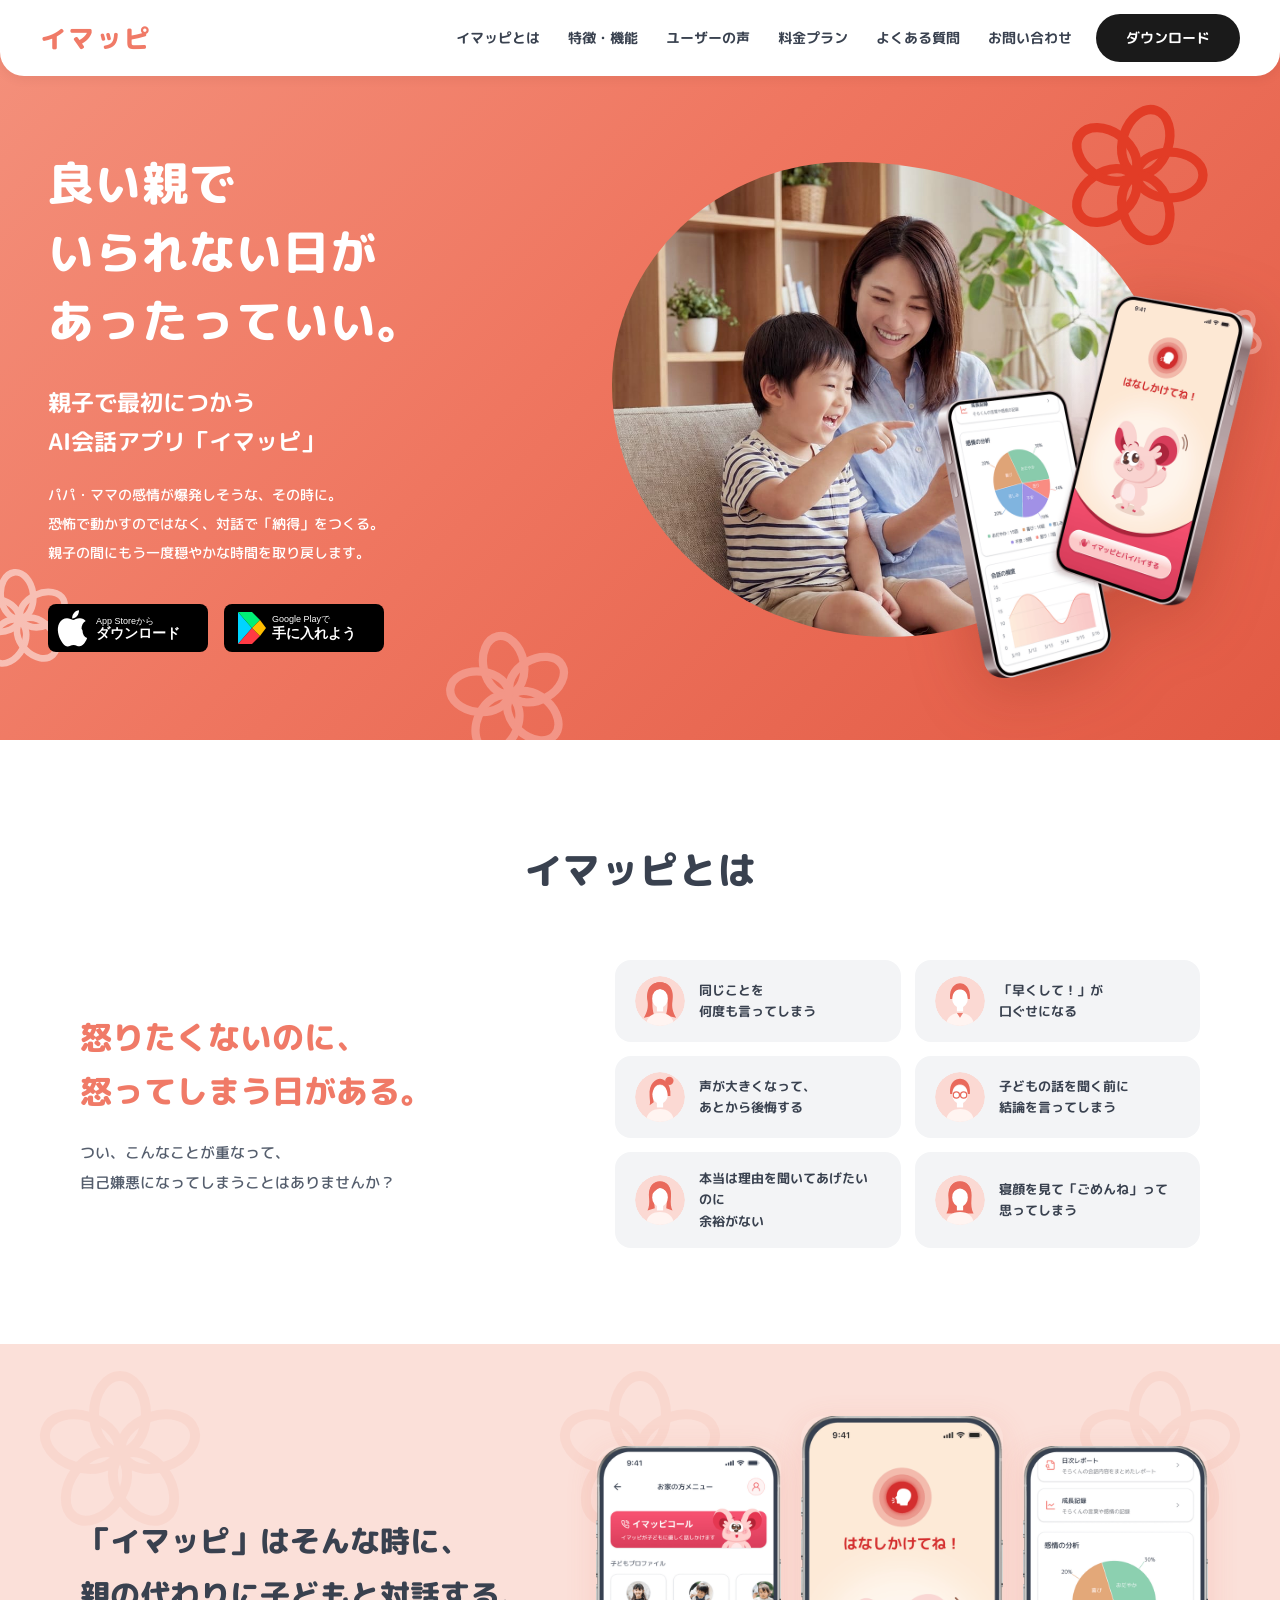
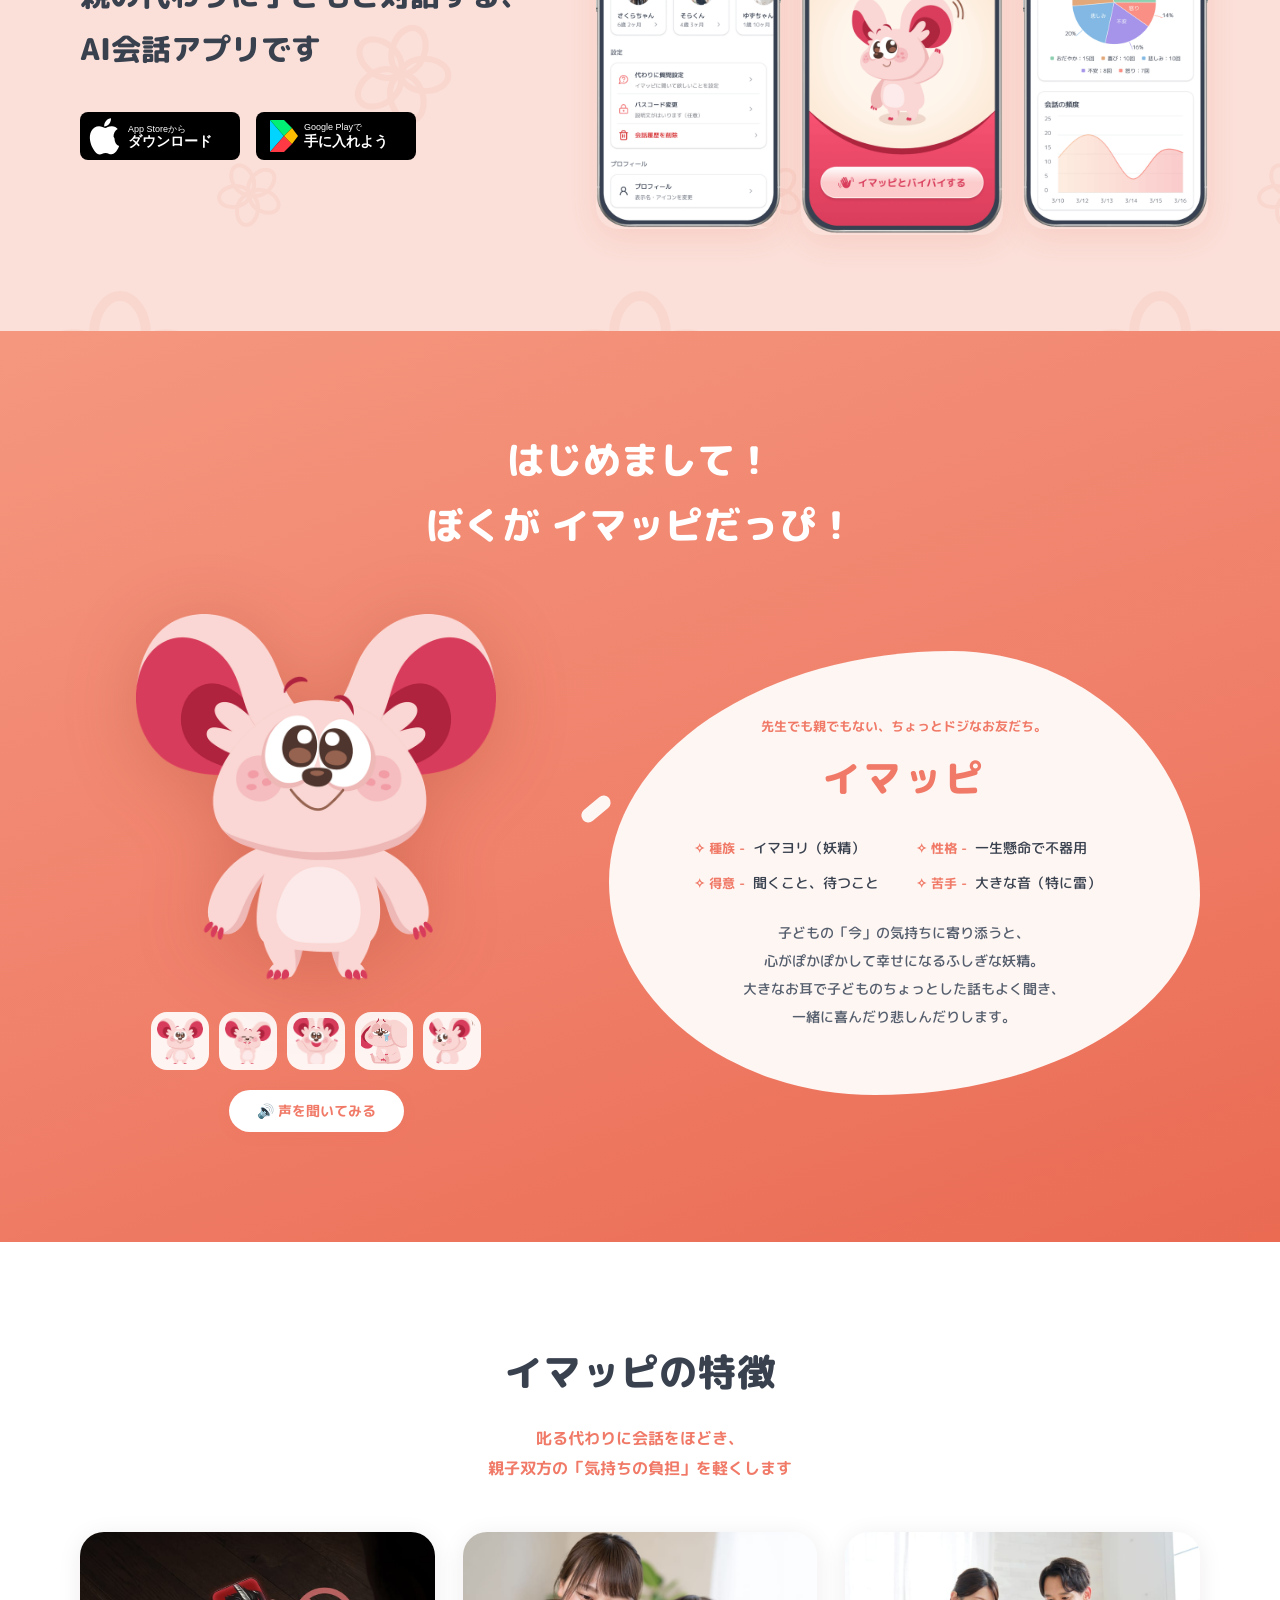
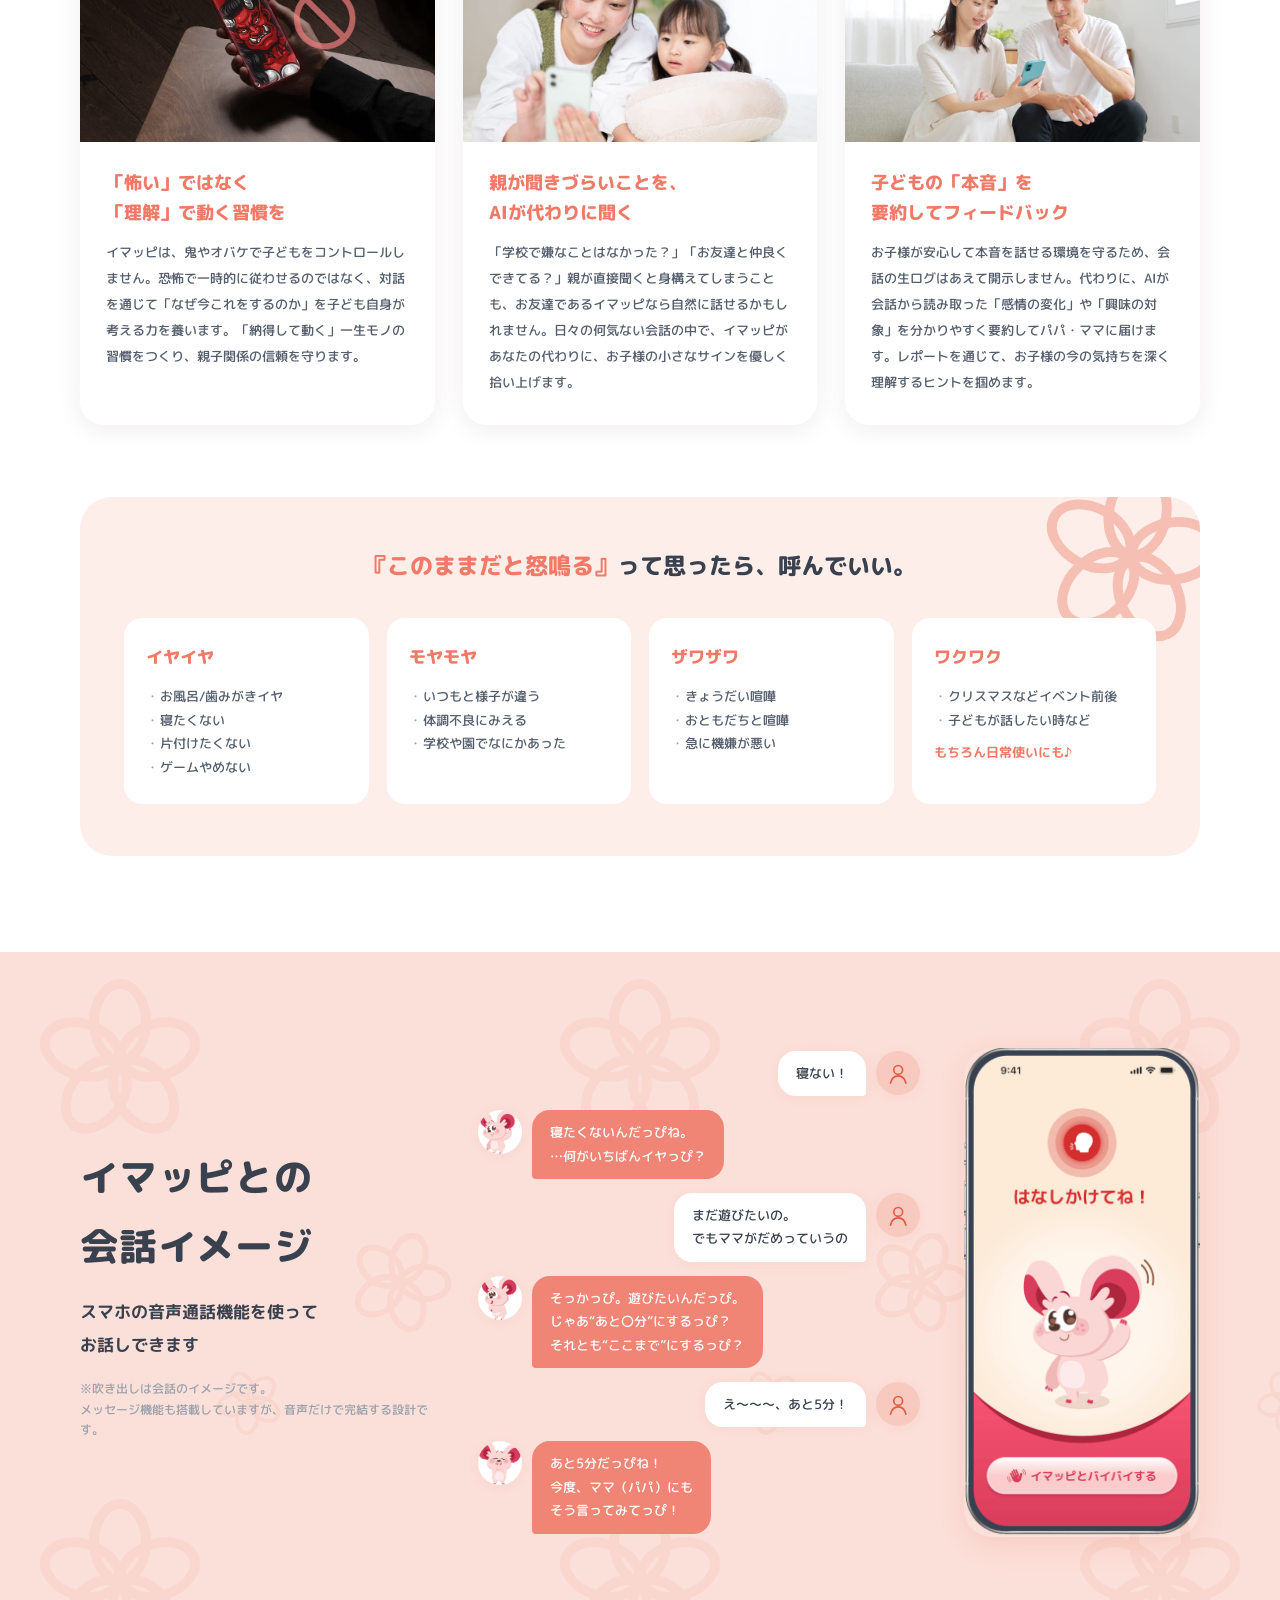
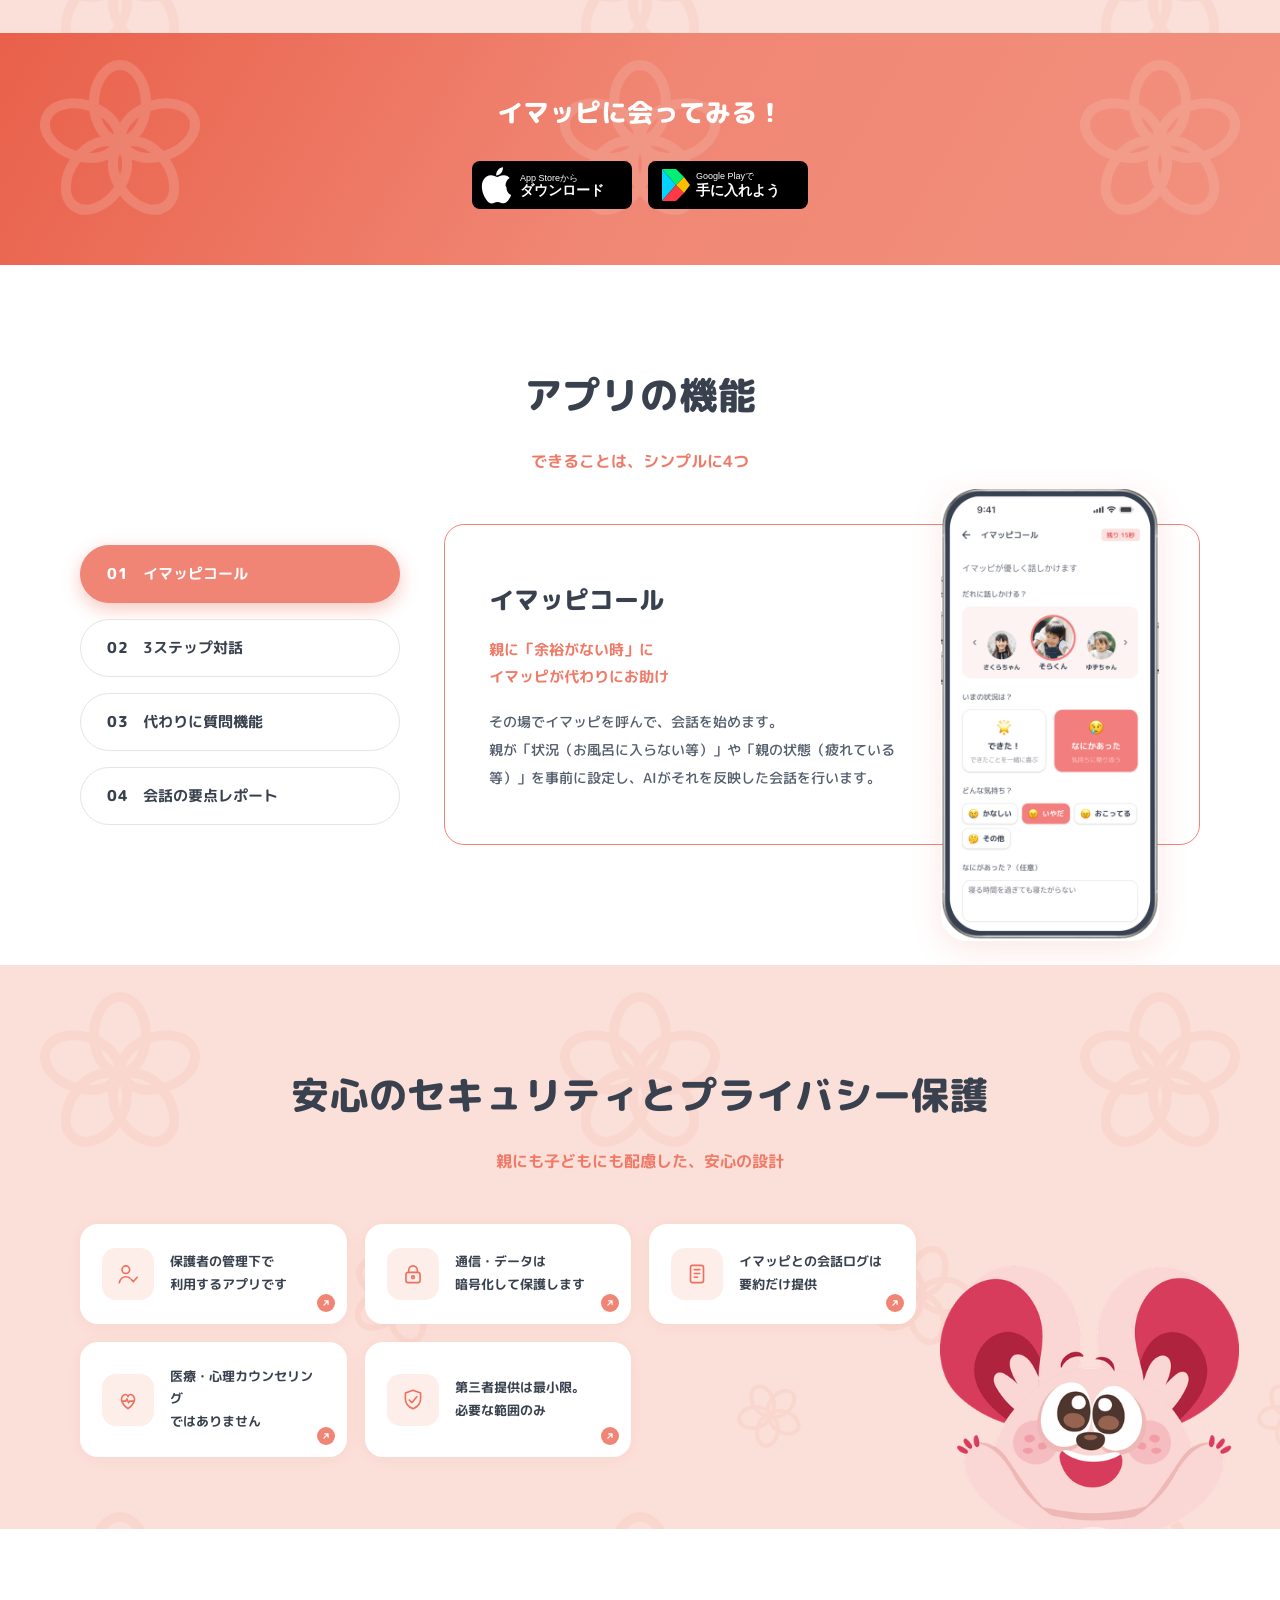
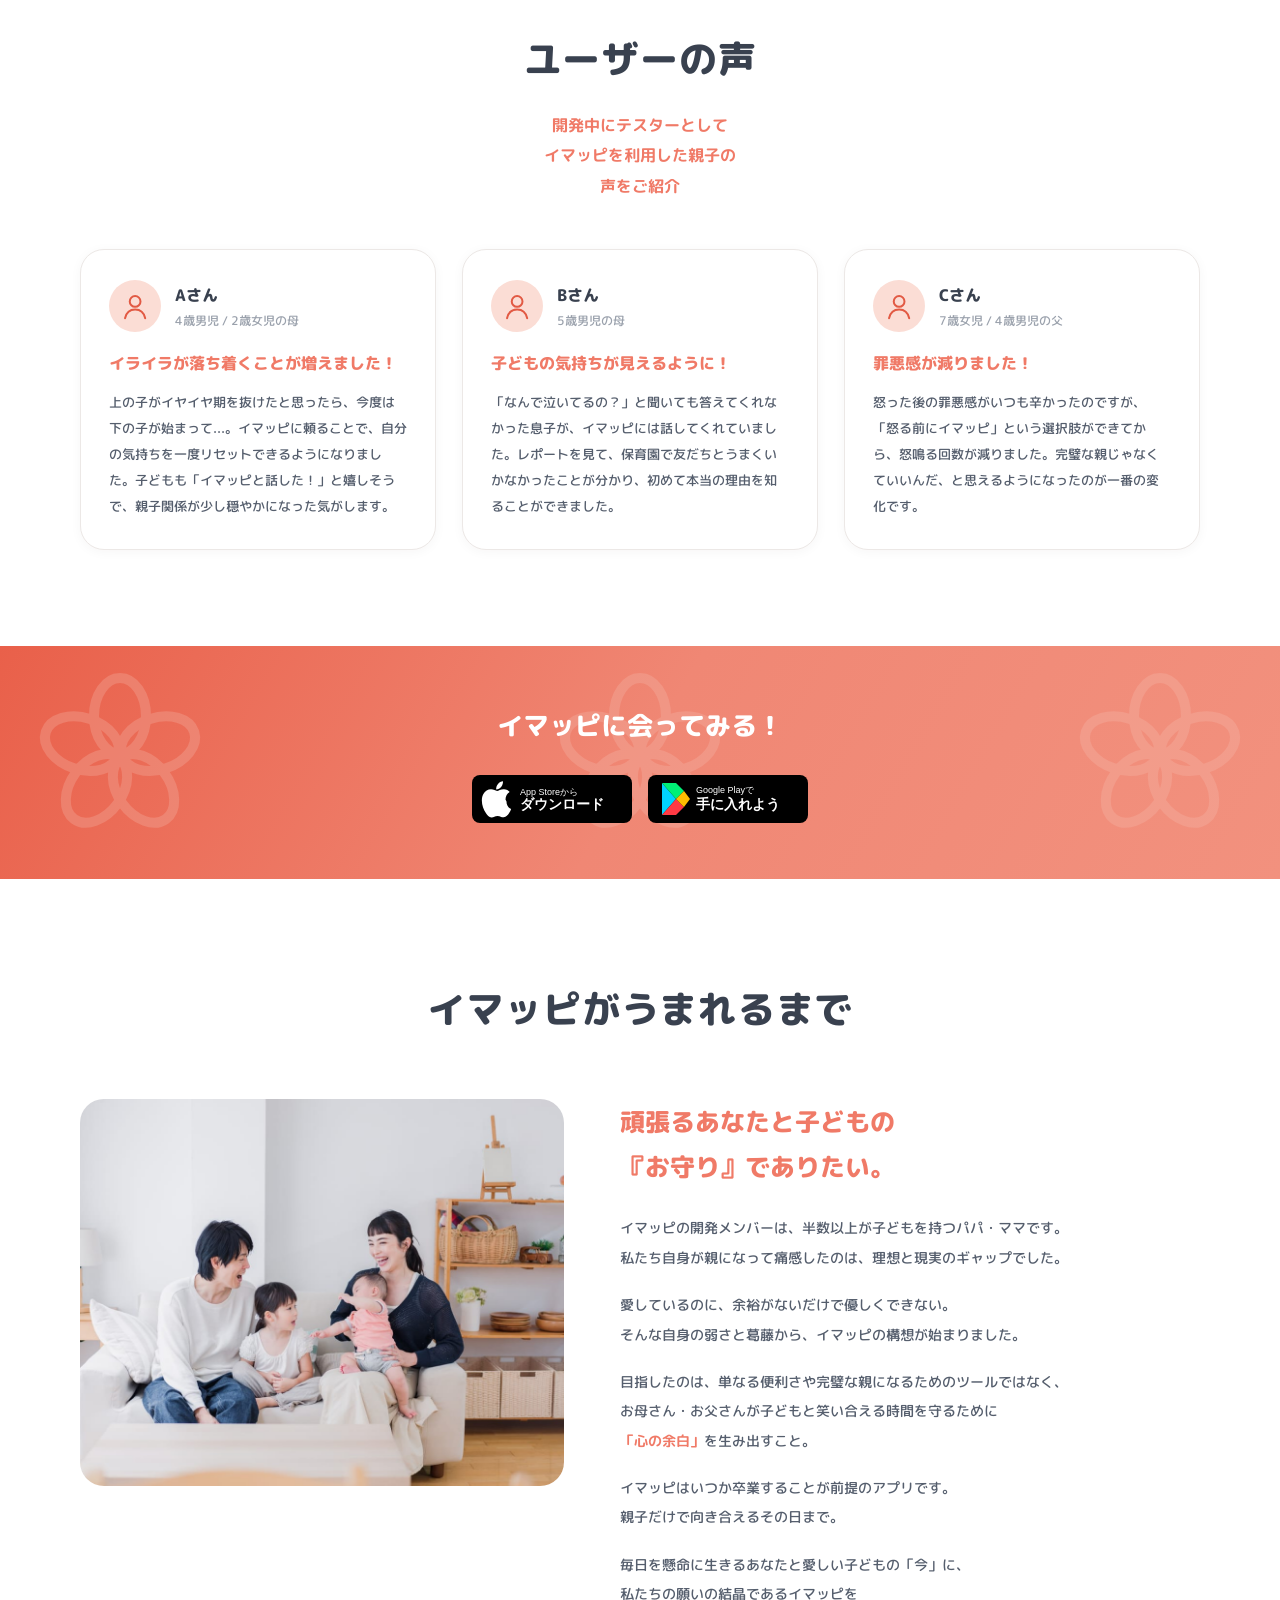
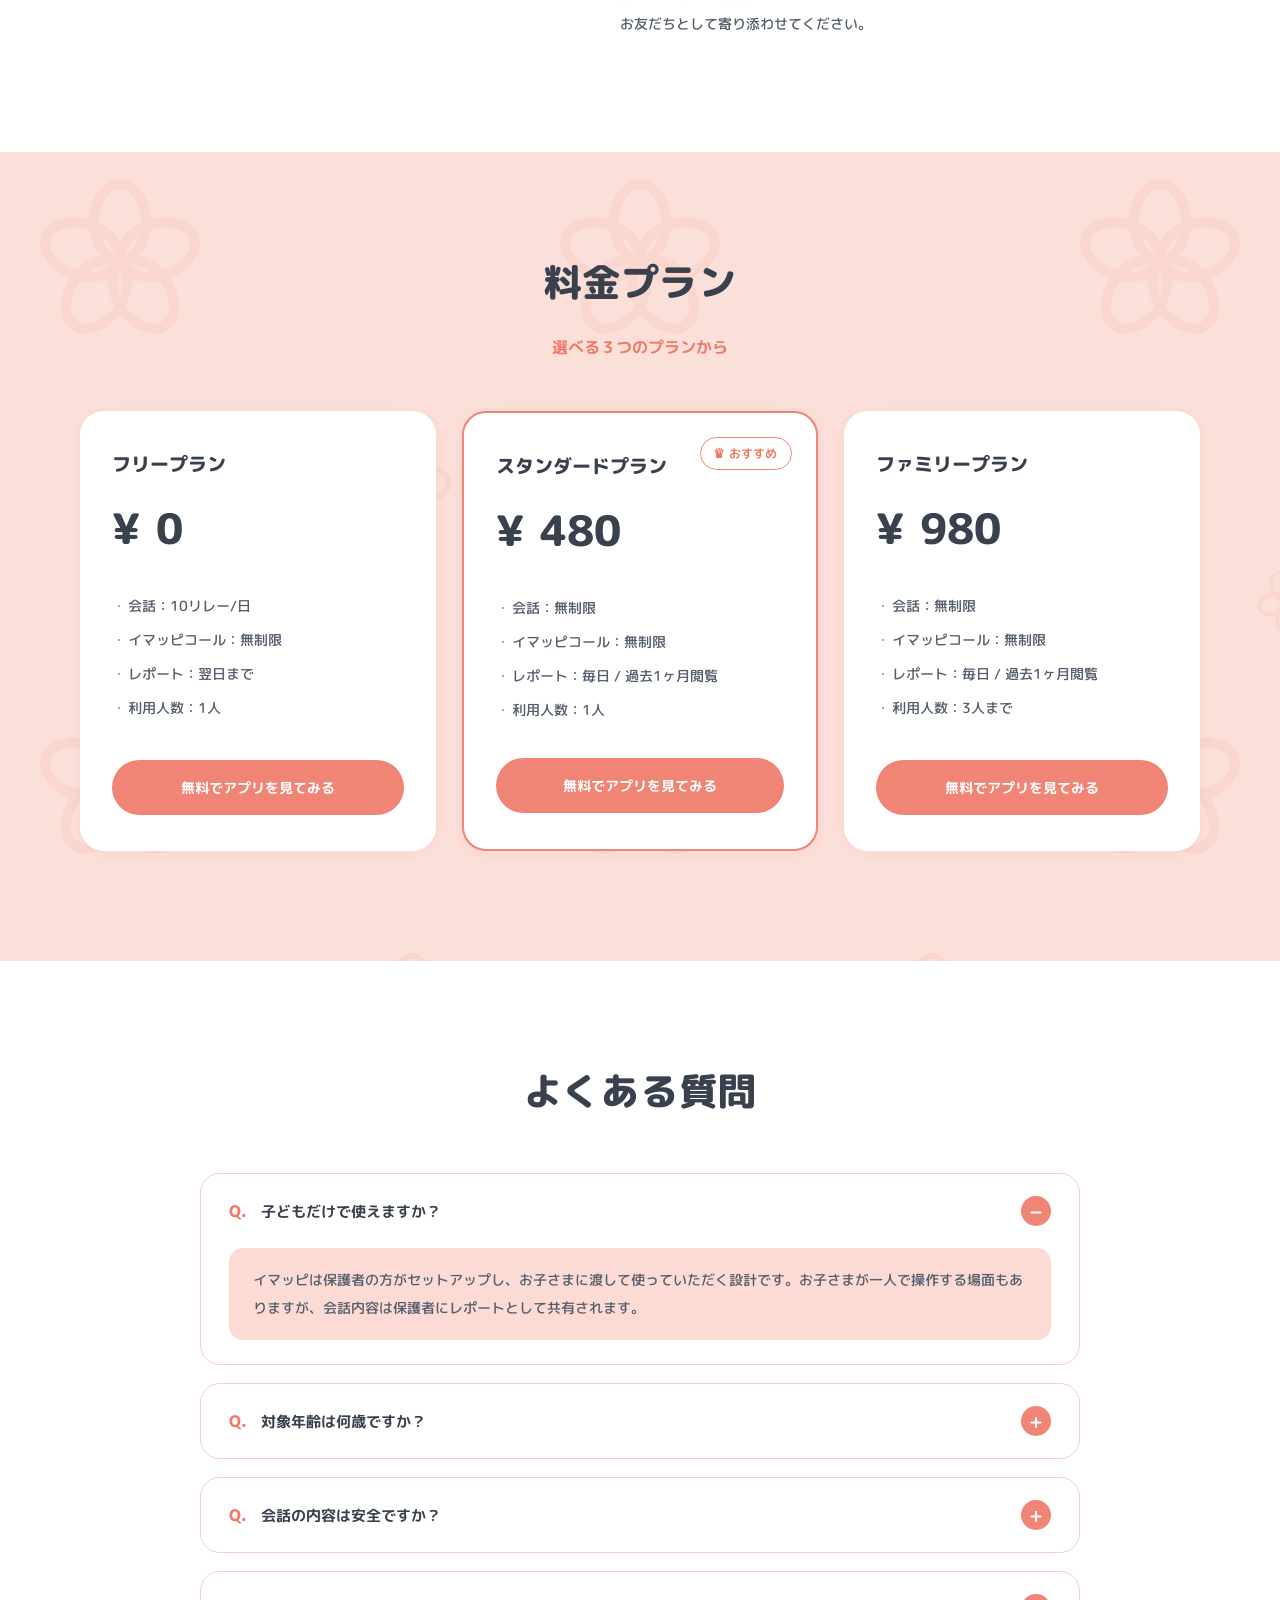
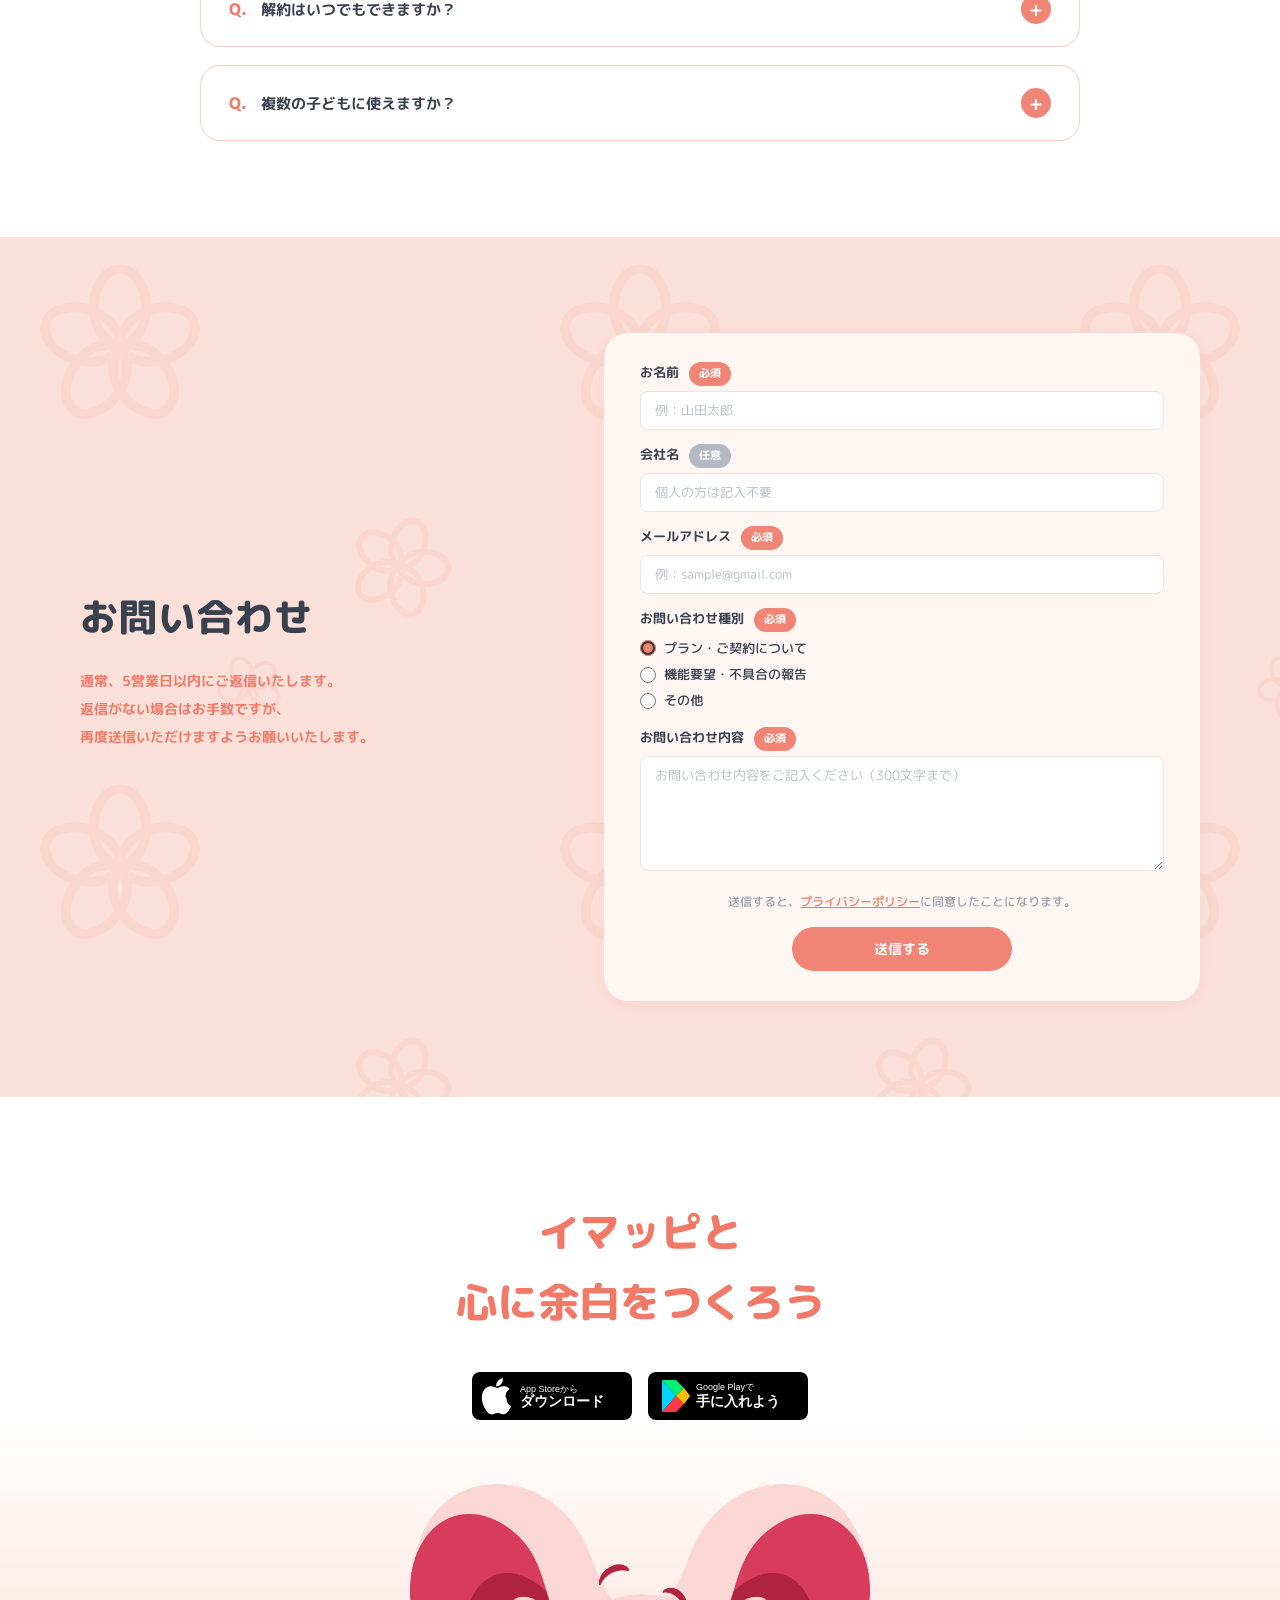
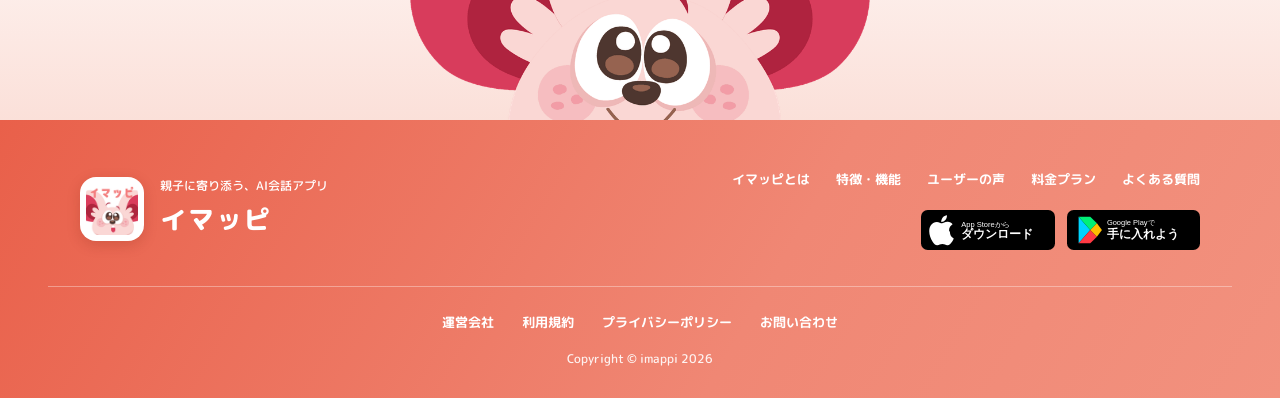
<file: index.html>
<!DOCTYPE html>
<html lang="ja">
<head>
  <meta charset="UTF-8">
  <meta name="viewport" content="width=device-width, initial-scale=1.0">
  <title>イマッピ - 親子のためのAI会話アプリ</title>
  <meta name="description" content="良い親でいられない日があったっていい。イマッピは、親の代わりに子どもと対話するAI会話アプリ。恐怖で動かすのではなく、対話で「納得」をつくり、親子の間に穏やかな時間を取り戻します。">
  <meta name="theme-color" content="#EE6F5C">
  <link rel="canonical" href="https://imappi-prd.web.app/">
  <meta property="og:type" content="website">
  <meta property="og:site_name" content="イマッピ">
  <meta property="og:title" content="イマッピ - 親子のためのAI会話アプリ">
  <meta property="og:description" content="良い親でいられない日があったっていい。イマッピは、親の代わりに子どもと対話するAI会話アプリです。">
  <meta property="og:url" content="https://imappi-prd.web.app/">
  <meta property="og:image" content="https://imappi-prd.web.app/images/ogp.jpg">
  <meta property="og:locale" content="ja_JP">
  <meta name="twitter:card" content="summary_large_image">
  <link rel="icon" type="image/png" href="images/favicon.png?v=20260705d">
  <link rel="apple-touch-icon" href="images/apple-touch-icon.png?v=20260705d">
  <link rel="preconnect" href="https://fonts.googleapis.com">
  <link rel="preconnect" href="https://fonts.gstatic.com" crossorigin>
  <link href="https://fonts.googleapis.com/css2?family=M+PLUS+Rounded+1c:wght@400;500;700;800&display=swap" rel="stylesheet">
  <link rel="stylesheet" href="styles.css?v=20260705d">
</head>
<body>

  <!-- ===== HEADER ===== -->
  <header class="header" id="top">
    <div class="header__bar">
      <div class="header__inner">
        <a href="#top" class="logo">イマッピ</a>
        <nav class="nav" id="global-nav">
          <a href="#about">イマッピとは</a>
          <a href="#features">特徴・機能</a>
          <a href="#voices">ユーザーの声</a>
          <a href="#pricing">料金プラン</a>
          <a href="#faq">よくある質問</a>
          <a href="#contact">お問い合わせ</a>
        </nav>
        <a href="#download" class="btn-download">ダウンロード</a>
        <button class="menu-toggle" aria-label="メニューを開く" aria-expanded="false" aria-controls="global-nav">
          <span></span><span></span><span></span>
        </button>
      </div>
    </div>
  </header>

  <!-- ===== HERO ===== -->
  <section class="hero" id="download">
    <div class="hero-flower hero-flower--1">
      <svg viewBox="0 0 200 200"><g fill="none" stroke="#E23A24" stroke-width="11" transform="translate(100 100) rotate(18)"><ellipse rx="27" ry="39" transform="rotate(0) translate(0 -41)"/><ellipse rx="27" ry="39" transform="rotate(72) translate(0 -41)"/><ellipse rx="27" ry="39" transform="rotate(144) translate(0 -41)"/><ellipse rx="27" ry="39" transform="rotate(216) translate(0 -41)"/><ellipse rx="27" ry="39" transform="rotate(288) translate(0 -41)"/></g></svg>
    </div>
    <div class="hero-flower hero-flower--2">
      <svg viewBox="0 0 200 200"><g fill="none" stroke="#F6AB9E" stroke-width="14" transform="translate(100 100) rotate(40)"><ellipse rx="27" ry="39" transform="rotate(0) translate(0 -41)"/><ellipse rx="27" ry="39" transform="rotate(72) translate(0 -41)"/><ellipse rx="27" ry="39" transform="rotate(144) translate(0 -41)"/><ellipse rx="27" ry="39" transform="rotate(216) translate(0 -41)"/><ellipse rx="27" ry="39" transform="rotate(288) translate(0 -41)"/></g></svg>
    </div>
    <div class="hero-flower hero-flower--3">
      <svg viewBox="0 0 200 200"><g fill="none" stroke="#F5A093" stroke-width="11" transform="translate(100 100) rotate(-12)"><ellipse rx="27" ry="39" transform="rotate(0) translate(0 -41)"/><ellipse rx="27" ry="39" transform="rotate(72) translate(0 -41)"/><ellipse rx="27" ry="39" transform="rotate(144) translate(0 -41)"/><ellipse rx="27" ry="39" transform="rotate(216) translate(0 -41)"/><ellipse rx="27" ry="39" transform="rotate(288) translate(0 -41)"/></g></svg>
    </div>
    <div class="hero-flower hero-flower--4">
      <svg viewBox="0 0 200 200"><g fill="none" stroke="#FFFFFF" stroke-width="11" transform="translate(100 100) rotate(65)"><ellipse rx="27" ry="39" transform="rotate(0) translate(0 -41)"/><ellipse rx="27" ry="39" transform="rotate(72) translate(0 -41)"/><ellipse rx="27" ry="39" transform="rotate(144) translate(0 -41)"/><ellipse rx="27" ry="39" transform="rotate(216) translate(0 -41)"/><ellipse rx="27" ry="39" transform="rotate(288) translate(0 -41)"/></g></svg>
    </div>
    <div class="hero__inner">
      <div class="hero__text">
        <h1 class="hero__catch">良い親で<br class="br-pc">いられない日が<br>あったっていい。</h1>
        <p class="hero__sub-catch">親子で最初につかう<br>AI会話アプリ「イマッピ」</p>
        <p class="hero__desc">パパ・ママの感情が爆発しそうな、その時に。<br>恐怖で動かすのではなく、対話で「納得」をつくる。<br>親子の間にもう一度穏やかな時間を取り戻します。</p>
        <div class="store-badges">
          <a href="#" class="store-badge"><img src="images/appstore.svg" alt="App Storeからダウンロード"></a>
          <a href="#" class="store-badge"><img src="images/googleplay.svg" alt="Google Playで手に入れよう"></a>
        </div>
      </div>
      <div class="hero__visual">
        <img src="images/hero-photo.jpg" alt="スマホを見ながら笑い合う親子" class="hero__photo">
        <img src="images/imappi_hero_mock.png" alt="イマッピのアプリ画面" class="hero__mockup">
      </div>
    </div>
  </section>

  <!-- ===== ABOUT ===== -->
  <section class="about-section" id="about">
    <div class="container">
      <h2 class="section-title">イマッピとは</h2>
      <div class="about-grid">
        <div class="about-left">
          <h3 class="about-catch">怒りたくないのに、<br>怒ってしまう日がある。</h3>
          <p class="about-desc">つい、こんなことが重なって、<br>自己嫌悪になってしまうことはありませんか？</p>
        </div>
        <div class="about-right">
          <div class="pain-cards">
            <div class="pain-card">
              <img class="pain-icon" src="images/avatar-1.svg" alt="">
              <p>同じことを<br>何度も言ってしまう</p>
            </div>
            <div class="pain-card">
              <img class="pain-icon" src="images/avatar-2.svg" alt="">
              <p>「早くして！」が<br>口ぐせになる</p>
            </div>
            <div class="pain-card">
              <img class="pain-icon" src="images/avatar-3.svg" alt="">
              <p>声が大きくなって、<br>あとから後悔する</p>
            </div>
            <div class="pain-card">
              <img class="pain-icon" src="images/avatar-4.svg" alt="">
              <p>子どもの話を聞く前に<br>結論を言ってしまう</p>
            </div>
            <div class="pain-card">
              <img class="pain-icon" src="images/avatar-5.svg" alt="">
              <p>本当は理由を聞いてあげたいのに<br>余裕がない</p>
            </div>
            <div class="pain-card">
              <img class="pain-icon" src="images/avatar-6.svg" alt="">
              <p>寝顔を見て「ごめんね」って<br>思ってしまう</p>
            </div>
          </div>
        </div>
      </div>
    </div>
  </section>

  <!-- ===== APP INTRO ===== -->
  <section class="app-intro flower-bg">
    <div class="container">
      <div class="app-intro__inner">
        <div class="app-intro__text">
          <h3 class="app-intro__catch">「イマッピ」はそんな時に、<br>親の代わりに子どもと対話する、<br>AI会話アプリです</h3>
          <div class="store-badges">
            <a href="#" class="store-badge"><img src="images/appstore.svg" alt="App Storeからダウンロード"></a>
            <a href="#" class="store-badge"><img src="images/googleplay.svg" alt="Google Playで手に入れよう"></a>
          </div>
        </div>
        <div class="app-intro__screens">
          <img src="images/mock-parent-home.png" alt="保護者用ホーム画面" class="app-screen" loading="lazy">
          <img src="images/mock-call-main.png" alt="イマッピとの会話画面" class="app-screen app-screen--mid" loading="lazy">
          <img src="images/mock-report-home.png" alt="レポート一覧画面" class="app-screen" loading="lazy">
        </div>
      </div>
    </div>
  </section>

  <!-- ===== MASCOT ===== -->
  <section class="mascot-section">
    <div class="container">
      <h2 class="mascot-title">はじめまして！<br>ぼくが イマッピだっぴ！</h2>
      <div class="mascot-grid">
        <div class="mascot-left">
          <div class="mascot-image">
            <img src="images/character-large.png" alt="イマッピ" loading="lazy">
          </div>
          <div class="mascot-expressions">
            <img src="images/imappi-illust_default-001.png" alt="いつものイマッピ" loading="lazy">
            <img src="images/imappi-illust_smile_001.png" alt="うれしいイマッピ" loading="lazy">
            <img src="images/imappi-illust_laugh_001.png" alt="大笑いのイマッピ" loading="lazy">
            <img src="images/imappi-illust_sadness_001.png" alt="かなしいイマッピ" loading="lazy">
            <img src="images/imappi-illust_listening_001.png" alt="お話を聞くイマッピ" loading="lazy">
          </div>
          <button class="btn-voice" type="button">&#128266; 声を聞いてみる</button>
        </div>
        <div class="mascot-bubble">
          <p class="mascot-subtitle">先生でも親でもない、ちょっとドジなお友だち。</p>
          <h3 class="mascot-name">イマッピ</h3>
          <div class="mascot-specs">
            <p><span class="spec-label">種族</span> イマヨリ（妖精）</p>
            <p><span class="spec-label">性格</span> 一生懸命で不器用</p>
            <p><span class="spec-label">得意</span> 聞くこと、待つこと</p>
            <p><span class="spec-label">苦手</span> 大きな音（特に雷）</p>
          </div>
          <p class="mascot-desc">子どもの「今」の気持ちに寄り添うと、<br>心がぽかぽかして幸せになるふしぎな妖精。<br>大きなお耳で子どものちょっとした話もよく聞き、<br>一緒に喜んだり悲しんだりします。</p>
        </div>
      </div>
    </div>
  </section>

  <!-- ===== FEATURES ===== -->
  <section class="features-section" id="features">
    <div class="container">
      <h2 class="section-title">イマッピの特徴</h2>
      <p class="section-sub">叱る代わりに会話をほどき、<br>親子双方の「気持ちの負担」を軽くします</p>
      <div class="feature-cards">
        <div class="feature-card">
          <div class="feature-card__img">
            <img src="images/feature-oni-phone.jpg" alt="鬼のアプリ画面に禁止マーク" loading="lazy">
          </div>
          <h3 class="feature-card__title">「怖い」ではなく<br>「理解」で動く習慣を</h3>
          <p class="feature-card__desc">イマッピは、鬼やオバケで子どもをコントロールしません。恐怖で一時的に従わせるのではなく、対話を通じて「なぜ今これをするのか」を子ども自身が考える力を養います。「納得して動く」一生モノの習慣をつくり、親子関係の信頼を守ります。</p>
        </div>
        <div class="feature-card">
          <div class="feature-card__img">
            <img src="images/feature-family.jpg" alt="スマホを一緒に見る親子" loading="lazy">
          </div>
          <h3 class="feature-card__title">親が聞きづらいことを、<br>AIが代わりに聞く</h3>
          <p class="feature-card__desc">「学校で嫌なことはなかった？」「お友達と仲良くできてる？」親が直接聞くと身構えてしまうことも、お友達であるイマッピなら自然に話せるかもしれません。日々の何気ない会話の中で、イマッピがあなたの代わりに、お子様の小さなサインを優しく拾い上げます。</p>
        </div>
        <div class="feature-card">
          <div class="feature-card__img">
            <img src="images/feature-couple.jpg" alt="レポートを確認する夫婦" loading="lazy">
          </div>
          <h3 class="feature-card__title">子どもの「本音」を<br>要約してフィードバック</h3>
          <p class="feature-card__desc">お子様が安心して本音を話せる環境を守るため、会話の生ログはあえて開示しません。代わりに、AIが会話から読み取った「感情の変化」や「興味の対象」を分かりやすく要約してパパ・ママに届けます。レポートを通じて、お子様の今の気持ちを深く理解するヒントを掴めます。</p>
        </div>
      </div>

      <div class="emotions-panel">
        <p class="emotions-lead"><em>『このままだと怒鳴る』</em>って思ったら、呼んでいい。</p>
        <div class="emotion-cards">
          <div class="emotion-card">
            <h4>イヤイヤ</h4>
            <ul>
              <li>お風呂/歯みがきイヤ</li>
              <li>寝たくない</li>
              <li>片付けたくない</li>
              <li>ゲームやめない</li>
            </ul>
          </div>
          <div class="emotion-card">
            <h4>モヤモヤ</h4>
            <ul>
              <li>いつもと様子が違う</li>
              <li>体調不良にみえる</li>
              <li>学校や園でなにかあった</li>
            </ul>
          </div>
          <div class="emotion-card">
            <h4>ザワザワ</h4>
            <ul>
              <li>きょうだい喧嘩</li>
              <li>おともだちと喧嘩</li>
              <li>急に機嫌が悪い</li>
            </ul>
          </div>
          <div class="emotion-card">
            <h4>ワクワク</h4>
            <ul>
              <li>クリスマスなどイベント前後</li>
              <li>子どもが話したい時など</li>
            </ul>
            <p class="emotion-note">もちろん日常使いにも♪</p>
          </div>
        </div>
      </div>
    </div>
  </section>

  <!-- ===== CONVERSATION ===== -->
  <section class="conversation-section flower-bg">
    <div class="container">
      <div class="conversation-grid">
        <div class="conversation-text">
          <h2 class="section-title">イマッピとの<br>会話イメージ</h2>
          <p class="conversation-desc">スマホの音声通話機能を使って<br>お話しできます</p>
          <p class="conversation-note">※吹き出しは会話のイメージです。<br>メッセージ機能も搭載していますが、音声だけで完結する設計です。</p>
        </div>
        <div class="chat" aria-label="イマッピと子どもの会話例">
          <div class="chat-row chat-row--child">
            <p class="chat-bubble chat-bubble--child">寝ない！</p>
            <span class="chat-avatar chat-avatar--child" aria-hidden="true"><svg viewBox="0 0 48 48" fill="none" stroke="#E25A44" stroke-width="3" stroke-linecap="round"><circle cx="24" cy="18" r="8"/><path d="M10 42c2-9 7.5-13 14-13s12 4 14 13"/></svg></span>
          </div>
          <div class="chat-row chat-row--imappi">
            <img class="chat-avatar" src="images/imappi-illust_listening_001.png" alt="" loading="lazy">
            <p class="chat-bubble chat-bubble--imappi">寝たくないんだっぴね。<br>…何がいちばんイヤっぴ？</p>
          </div>
          <div class="chat-row chat-row--child">
            <p class="chat-bubble chat-bubble--child">まだ遊びたいの。<br>でもママがだめっていうの</p>
            <span class="chat-avatar chat-avatar--child" aria-hidden="true"><svg viewBox="0 0 48 48" fill="none" stroke="#E25A44" stroke-width="3" stroke-linecap="round"><circle cx="24" cy="18" r="8"/><path d="M10 42c2-9 7.5-13 14-13s12 4 14 13"/></svg></span>
          </div>
          <div class="chat-row chat-row--imappi">
            <img class="chat-avatar" src="images/imappi-illust_thinking_001.png" alt="" loading="lazy">
            <p class="chat-bubble chat-bubble--imappi">そっかっぴ。遊びたいんだっぴ。<br>じゃあ&ldquo;あと&#12295;分&rdquo;にするっぴ？<br>それとも&ldquo;ここまで&rdquo;にするっぴ？</p>
          </div>
          <div class="chat-row chat-row--child">
            <p class="chat-bubble chat-bubble--child">え〜〜〜、あと5分！</p>
            <span class="chat-avatar chat-avatar--child" aria-hidden="true"><svg viewBox="0 0 48 48" fill="none" stroke="#E25A44" stroke-width="3" stroke-linecap="round"><circle cx="24" cy="18" r="8"/><path d="M10 42c2-9 7.5-13 14-13s12 4 14 13"/></svg></span>
          </div>
          <div class="chat-row chat-row--imappi">
            <img class="chat-avatar" src="images/imappi-illust_smile_001.png" alt="" loading="lazy">
            <p class="chat-bubble chat-bubble--imappi">あと5分だっぴね！<br>今度、ママ（パパ）にも<br>そう言ってみてっぴ！</p>
          </div>
        </div>
        <div class="conversation-phone">
          <img src="images/mock-call-main.png" alt="イマッピとの通話画面" loading="lazy">
        </div>
      </div>
    </div>
  </section>

  <!-- ===== CTA 1 ===== -->
  <section class="cta-section flower-bg">
    <div class="container">
      <h2 class="cta-title">イマッピに会ってみる！</h2>
      <div class="store-badges store-badges--center">
        <a href="#" class="store-badge"><img src="images/appstore.svg" alt="App Storeからダウンロード"></a>
        <a href="#" class="store-badge"><img src="images/googleplay.svg" alt="Google Playで手に入れよう"></a>
      </div>
    </div>
  </section>

  <!-- ===== APP FUNCTIONS ===== -->
  <section class="functions-section">
    <div class="container">
      <h2 class="section-title">アプリの機能</h2>
      <p class="section-sub">できることは、シンプルに4つ</p>
      <div class="functions-grid">
        <div class="functions-nav" role="tablist">
          <button class="function-tab active" data-tab="1"><span class="tab-num">01</span> イマッピコール</button>
          <button class="function-tab" data-tab="2"><span class="tab-num">02</span> 3ステップ対話</button>
          <button class="function-tab" data-tab="3"><span class="tab-num">03</span> 代わりに質問機能</button>
          <button class="function-tab" data-tab="4"><span class="tab-num">04</span> 会話の要点レポート</button>
        </div>
        <div class="functions-content">
          <div class="function-panel active" id="panel-1">
            <h3 class="function-title">イマッピコール</h3>
            <p class="function-subtitle">親に「余裕がない時」に<br>イマッピが代わりにお助け</p>
            <p class="function-desc">その場でイマッピを呼んで、会話を始めます。<br>親が「状況（お風呂に入らない等）」や「親の状態（疲れている等）」を事前に設定し、AIがそれを反映した会話を行います。</p>
          </div>
          <div class="function-panel" id="panel-2">
            <h3 class="function-title">3ステップ対話</h3>
            <p class="function-subtitle">聞く→共感→提案の<br>シンプルな流れ</p>
            <p class="function-desc">イマッピは子どもの話を「聞く」ことから始め、気持ちに「共感」し、最後に穏やかな「提案」をします。無理強いはせず、子どもが自分で考えるきっかけを作ります。</p>
          </div>
          <div class="function-panel" id="panel-3">
            <h3 class="function-title">代わりに質問機能</h3>
            <p class="function-subtitle">親が聞きにくいことも<br>イマッピが代わりに聞く</p>
            <p class="function-desc">「学校で何があったの？」「なんで泣いてるの？」など、親が直接聞くと子どもが構えてしまう質問も、イマッピが友だち感覚で代わりに聞きます。</p>
          </div>
          <div class="function-panel" id="panel-4">
            <h3 class="function-title">会話の要点レポート</h3>
            <p class="function-subtitle">会話のあとに<br>お子さんの気持ちを共有</p>
            <p class="function-desc">イマッピとの会話が終わると、お子さんがどんな気持ちだったか、何を話したかの要点レポートが親に届きます。感情の分析グラフつきで見える化します。</p>
          </div>
          <div class="function-phone">
            <img src="images/mock-call-setting.png" alt="イマッピコールの設定画面" data-panel="1" class="active">
            <img src="images/mock-call-talking.png" alt="イマッピとの対話画面" data-panel="2" loading="lazy">
            <img src="images/mock-question.png" alt="代わりに質問機能の画面" data-panel="3" loading="lazy">
            <img src="images/mock-report-home.png" alt="会話の要点レポート画面" data-panel="4" loading="lazy">
          </div>
        </div>
      </div>
    </div>
  </section>

  <!-- ===== SECURITY ===== -->
  <section class="security-section flower-bg">
    <div class="container">
      <h2 class="section-title">安心のセキュリティとプライバシー保護</h2>
      <p class="section-sub">親にも子どもにも配慮した、安心の設計</p>
      <div class="security-grid">
        <div class="security-cards">
          <button type="button" class="security-card" data-modal-title="保護者の管理下で利用するアプリです" data-modal-body="お子さまの利用は、保護者（オーナー）がアカウントを管理し、家庭の方針に合わせて使える前提で設計しています。対象は概ね4〜10歳を想定しており、年齢情報はアプリ内設定として取り扱います。また、保護者はお子さまの個人情報について、確認・訂正/削除・今後の収集停止などを求める権利があります（手続きはお問い合わせ窓口へ）。">
            <div class="security-icon"><svg viewBox="0 0 48 48" fill="none" stroke="currentColor" stroke-width="3" stroke-linecap="round" stroke-linejoin="round"><circle cx="20" cy="16" r="7"/><path d="M8 40c2-8 6.5-11 12-11 3 0 5.5.9 7.5 2.6"/><path d="M30 34l4 4 7-8"/></svg></div>
            <p>保護者の管理下で<br>利用するアプリです</p>
          </button>
          <button type="button" class="security-card" data-modal-title="通信・データは暗号化して保護します" data-modal-body="アプリとサーバー間の通信はSSL/TLSにより暗号化されます。サーバーに保存される音声データも暗号化された状態で保管し、アクセスはサービス提供に必要な範囲に限定したうえで、権限の管理を行っています。">
            <div class="security-icon"><svg viewBox="0 0 48 48" fill="none" stroke="currentColor" stroke-width="3" stroke-linecap="round" stroke-linejoin="round"><rect x="11" y="21" width="26" height="19" rx="4"/><path d="M16 21v-4a8 8 0 0 1 16 0v4"/><circle cx="24" cy="30" r="2.5"/></svg></div>
            <p>通信・データは<br>暗号化して保護します</p>
          </button>
          <button type="button" class="security-card" data-modal-title="イマッピとの会話ログは要約だけ提供" data-modal-body="お子さまが安心して本音を話せる環境を守るため、会話の生ログ（生の音声・全文テキスト）は保護者にも開示しません。保護者に届くのは、要約・感情分析・重要語句の抽出など、AIが生成した分析結果に限られます。ただし、お子さまの生命・身体等に差し迫った危険があると当社が合理的に判断した場合には、該当部分の会話内容を開示することがあります。">
            <div class="security-icon"><svg viewBox="0 0 48 48" fill="none" stroke="currentColor" stroke-width="3" stroke-linecap="round" stroke-linejoin="round"><rect x="12" y="8" width="24" height="32" rx="4"/><path d="M19 16h10M19 23h10M19 30h6"/></svg></div>
            <p>イマッピとの会話ログは<br>要約だけ提供</p>
          </button>
          <button type="button" class="security-card" data-modal-title="医療・心理カウンセリングではありません" data-modal-body="イマッピの対話やレポートは生成AIが自動で作成するものであり、医師・心理士・教育者による診断や指導の代替ではありません。お子さまの心身の健康や発達に関して気になることがある場合は、必ず専門の医療機関や専門家にご相談ください。">
            <div class="security-icon"><svg viewBox="0 0 48 48" fill="none" stroke="currentColor" stroke-width="3" stroke-linecap="round" stroke-linejoin="round"><path d="M24 40C11 31 9 20 16 15c4.5-3 8 1 8 3 0-2 3.5-6 8-3 7 5 5 16-8 25Z"/><path d="M14 26h6l2-4 3 7 2-3h7"/></svg></div>
            <p>医療・心理カウンセリング<br>ではありません</p>
          </button>
          <button type="button" class="security-card" data-modal-title="第三者提供は最小限。必要な範囲のみ" data-modal-body="保護者の同意がある場合、法令に基づく場合、人の生命・身体・財産の保護に必要な場合、およびサービス提供に必要な範囲で業務委託先（Firebase、OpenAI API等）へ提供する場合を除き、お子さまの個人情報を第三者に提供しません。委託先とは適切なデータ保護の措置を講じています。">
            <div class="security-icon"><svg viewBox="0 0 48 48" fill="none" stroke="currentColor" stroke-width="3" stroke-linecap="round" stroke-linejoin="round"><path d="M24 6l14 5v11c0 9-5.5 14.5-14 18-8.5-3.5-14-9-14-18V11Z"/><path d="M17 24l5 5 9-11"/></svg></div>
            <p>第三者提供は最小限。<br>必要な範囲のみ</p>
          </button>
        </div>
        <div class="security-character">
          <img src="images/imappi-illust_laugh_001.png" alt="笑っているイマッピ" loading="lazy">
        </div>
      </div>
    </div>
  </section>

  <!-- ===== USER VOICES ===== -->
  <section class="voices-section" id="voices">
    <div class="container">
      <h2 class="section-title">ユーザーの声</h2>
      <p class="section-sub">開発中にテスターとして<br>イマッピを利用した親子の<br>声をご紹介</p>
      <div class="voice-cards">
        <div class="voice-card">
          <div class="voice-card__header">
            <div class="voice-avatar" aria-hidden="true"><svg viewBox="0 0 48 48" fill="none" stroke="#E25A44" stroke-width="3" stroke-linecap="round"><circle cx="24" cy="17" r="8"/><path d="M9 42c2-9 8-13 15-13s13 4 15 13"/></svg></div>
            <div>
              <p class="voice-name">Aさん</p>
              <p class="voice-role">4歳男児 / 2歳女児の母</p>
            </div>
          </div>
          <h4 class="voice-card__title">イライラが落ち着くことが増えました！</h4>
          <p class="voice-card__text">上の子がイヤイヤ期を抜けたと思ったら、今度は下の子が始まって...。イマッピに頼ることで、自分の気持ちを一度リセットできるようになりました。子どもも「イマッピと話した！」と嬉しそうで、親子関係が少し穏やかになった気がします。</p>
        </div>
        <div class="voice-card">
          <div class="voice-card__header">
            <div class="voice-avatar" aria-hidden="true"><svg viewBox="0 0 48 48" fill="none" stroke="#E25A44" stroke-width="3" stroke-linecap="round"><circle cx="24" cy="17" r="8"/><path d="M9 42c2-9 8-13 15-13s13 4 15 13"/></svg></div>
            <div>
              <p class="voice-name">Bさん</p>
              <p class="voice-role">5歳男児の母</p>
            </div>
          </div>
          <h4 class="voice-card__title">子どもの気持ちが見えるように！</h4>
          <p class="voice-card__text">「なんで泣いてるの？」と聞いても答えてくれなかった息子が、イマッピには話してくれていました。レポートを見て、保育園で友だちとうまくいかなかったことが分かり、初めて本当の理由を知ることができました。</p>
        </div>
        <div class="voice-card">
          <div class="voice-card__header">
            <div class="voice-avatar" aria-hidden="true"><svg viewBox="0 0 48 48" fill="none" stroke="#E25A44" stroke-width="3" stroke-linecap="round"><circle cx="24" cy="17" r="8"/><path d="M9 42c2-9 8-13 15-13s13 4 15 13"/></svg></div>
            <div>
              <p class="voice-name">Cさん</p>
              <p class="voice-role">7歳女児 / 4歳男児の父</p>
            </div>
          </div>
          <h4 class="voice-card__title">罪悪感が減りました！</h4>
          <p class="voice-card__text">怒った後の罪悪感がいつも辛かったのですが、「怒る前にイマッピ」という選択肢ができてから、怒鳴る回数が減りました。完璧な親じゃなくていいんだ、と思えるようになったのが一番の変化です。</p>
        </div>
      </div>
    </div>
  </section>

  <!-- ===== CTA 2 ===== -->
  <section class="cta-section flower-bg">
    <div class="container">
      <h2 class="cta-title">イマッピに会ってみる！</h2>
      <div class="store-badges store-badges--center">
        <a href="#" class="store-badge"><img src="images/appstore.svg" alt="App Storeからダウンロード"></a>
        <a href="#" class="store-badge"><img src="images/googleplay.svg" alt="Google Playで手に入れよう"></a>
      </div>
    </div>
  </section>

  <!-- ===== STORY ===== -->
  <section class="story-section">
    <div class="container">
      <h2 class="section-title">イマッピがうまれるまで</h2>
      <div class="story-grid">
        <div class="story-image">
          <img src="images/story-sofa.jpg" alt="ソファでくつろぐ家族" loading="lazy">
        </div>
        <div class="story-text">
          <h3 class="story-catch">頑張るあなたと子どもの<br>『お守り』でありたい。</h3>
          <p>イマッピの開発メンバーは、半数以上が子どもを持つパパ・ママです。<br>私たち自身が親になって痛感したのは、理想と現実のギャップでした。</p>
          <p>愛しているのに、余裕がないだけで優しくできない。<br>そんな自身の弱さと葛藤から、イマッピの構想が始まりました。</p>
          <p>目指したのは、単なる便利さや完璧な親になるためのツールではなく、<br>お母さん・お父さんが子どもと笑い合える時間を守るために<br><em>「心の余白」</em>を生み出すこと。</p>
          <p>イマッピはいつか卒業することが前提のアプリです。<br>親子だけで向き合えるその日まで。</p>
          <p>毎日を懸命に生きるあなたと愛しい子どもの「今」に、<br>私たちの願いの結晶であるイマッピを<br>お友だちとして寄り添わせてください。</p>
        </div>
      </div>
    </div>
  </section>

  <!-- ===== PRICING ===== -->
  <section class="pricing-section flower-bg" id="pricing">
    <div class="container">
      <h2 class="section-title">料金プラン</h2>
      <p class="section-sub">選べる３つのプランから</p>
      <div class="pricing-cards">
        <div class="pricing-card">
          <h3 class="pricing-card__name">フリープラン</h3>
          <p class="pricing-card__price">&yen; 0</p>
          <ul class="pricing-card__features">
            <li>会話：10リレー/日</li>
            <li>イマッピコール：無制限</li>
            <li>レポート：翌日まで</li>
            <li>利用人数：1人</li>
          </ul>
          <a href="#download" class="pricing-card__btn">無料でアプリを見てみる</a>
        </div>
        <div class="pricing-card pricing-card--popular">
          <span class="pricing-badge">おすすめ</span>
          <h3 class="pricing-card__name">スタンダードプラン</h3>
          <p class="pricing-card__price">&yen; 480</p>
          <ul class="pricing-card__features">
            <li>会話：無制限</li>
            <li>イマッピコール：無制限</li>
            <li>レポート：毎日 / 過去1ヶ月閲覧</li>
            <li>利用人数：1人</li>
          </ul>
          <a href="#download" class="pricing-card__btn">無料でアプリを見てみる</a>
        </div>
        <div class="pricing-card">
          <h3 class="pricing-card__name">ファミリープラン</h3>
          <p class="pricing-card__price">&yen; 980</p>
          <ul class="pricing-card__features">
            <li>会話：無制限</li>
            <li>イマッピコール：無制限</li>
            <li>レポート：毎日 / 過去1ヶ月閲覧</li>
            <li>利用人数：3人まで</li>
          </ul>
          <a href="#download" class="pricing-card__btn">無料でアプリを見てみる</a>
        </div>
      </div>
    </div>
  </section>

  <!-- ===== FAQ ===== -->
  <section class="faq-section" id="faq">
    <div class="container">
      <h2 class="section-title">よくある質問</h2>
      <div class="faq-list">
        <details class="faq-item" open>
          <summary class="faq-question"><span class="faq-q">Q.</span> 子どもだけで使えますか？</summary>
          <p class="faq-answer">イマッピは保護者の方がセットアップし、お子さまに渡して使っていただく設計です。お子さまが一人で操作する場面もありますが、会話内容は保護者にレポートとして共有されます。</p>
        </details>
        <details class="faq-item">
          <summary class="faq-question"><span class="faq-q">Q.</span> 対象年齢は何歳ですか？</summary>
          <p class="faq-answer">主に3歳〜10歳程度のお子さまを想定しています。音声での会話が中心のため、ある程度の会話ができるお子さまであればご利用いただけます。</p>
        </details>
        <details class="faq-item">
          <summary class="faq-question"><span class="faq-q">Q.</span> 会話の内容は安全ですか？</summary>
          <p class="faq-answer">はい。イマッピのAIは子ども向けに特化した安全設計がされており、不適切な内容が含まれないよう厳重にフィルタリングされています。また、すべての会話データは暗号化して保護されます。</p>
        </details>
        <details class="faq-item">
          <summary class="faq-question"><span class="faq-q">Q.</span> 解約はいつでもできますか？</summary>
          <p class="faq-answer">はい、いつでも解約可能です。アプリ内の設定画面から簡単に手続きできます。解約後もフリープランとしてご利用いただけます。</p>
        </details>
        <details class="faq-item">
          <summary class="faq-question"><span class="faq-q">Q.</span> 複数の子どもに使えますか？</summary>
          <p class="faq-answer">ファミリープランでは、3人までのお子さまを同時に登録できます。それぞれのお子さまに合わせた対話を行い、個別のレポートをお届けします。</p>
        </details>
      </div>
    </div>
  </section>

  <!-- ===== CONTACT ===== -->
  <section class="contact-section flower-bg" id="contact">
    <div class="container">
      <div class="contact-grid">
        <div class="contact-info">
          <h2 class="section-title contact-title">お問い合わせ</h2>
          <p class="contact-desc">通常、5営業日以内にご返信いたします。<br>返信がない場合はお手数ですが、<br>再度送信いただけますようお願いいたします。</p>
        </div>
        <form class="contact-form" id="contact-form">
          <input type="text" name="_honey" tabindex="-1" autocomplete="off" aria-hidden="true" style="position:absolute;left:-9999px;width:1px;height:1px;opacity:0;">
          <div class="form-group">
            <label for="contact-name">お名前 <span class="required">必須</span></label>
            <input type="text" id="contact-name" name="name" placeholder="例：山田太郎" required>
          </div>
          <div class="form-group">
            <label for="contact-company">会社名 <span class="optional">任意</span></label>
            <input type="text" id="contact-company" name="company" placeholder="個人の方は記入不要">
          </div>
          <div class="form-group">
            <label for="contact-email">メールアドレス <span class="required">必須</span></label>
            <input type="email" id="contact-email" name="email" placeholder="例：sample@gmail.com" required>
          </div>
          <div class="form-group">
            <label>お問い合わせ種別 <span class="required">必須</span></label>
            <div class="radio-group">
              <label><input type="radio" name="type" value="プラン・ご契約について" checked> プラン・ご契約について</label>
              <label><input type="radio" name="type" value="機能要望・不具合の報告"> 機能要望・不具合の報告</label>
              <label><input type="radio" name="type" value="その他"> その他</label>
            </div>
          </div>
          <div class="form-group">
            <label for="contact-message">お問い合わせ内容 <span class="required">必須</span></label>
            <textarea id="contact-message" name="message" rows="5" maxlength="300" placeholder="お問い合わせ内容をご記入ください（300文字まで）" required></textarea>
          </div>
          <p class="form-note">送信すると、<a href="privacy.html">プライバシーポリシー</a>に同意したことになります。</p>
          <button type="submit" class="btn-submit">送信する</button>
          <p class="form-status" id="form-status" role="status"></p>
        </form>
      </div>
    </div>
  </section>

  <!-- ===== FINAL CTA ===== -->
  <section class="final-cta">
    <div class="container">
      <h2 class="final-cta__title">イマッピと<br>心に余白をつくろう</h2>
      <div class="store-badges store-badges--center">
        <a href="#" class="store-badge"><img src="images/appstore.svg" alt="App Storeからダウンロード"></a>
        <a href="#" class="store-badge"><img src="images/googleplay.svg" alt="Google Playで手に入れよう"></a>
      </div>
      <div class="final-cta__character">
        <img src="images/character-large.png" alt="イマッピ">
      </div>
    </div>
  </section>

  <!-- ===== FOOTER ===== -->
  <footer class="footer">
    <div class="footer__inner">
      <div class="footer__logo">
        <img src="images/app-icon.png" alt="イマッピのアプリアイコン" class="footer__logo-icon">
        <div>
          <p class="footer__tagline">親子に寄り添う、AI会話アプリ</p>
          <p class="footer__brand">イマッピ</p>
        </div>
      </div>
      <div class="footer__right">
        <nav class="footer__nav">
          <a href="#about">イマッピとは</a>
          <a href="#features">特徴・機能</a>
          <a href="#voices">ユーザーの声</a>
          <a href="#pricing">料金プラン</a>
          <a href="#faq">よくある質問</a>
        </nav>
        <div class="footer__badges">
          <a href="#" class="store-badge store-badge--small"><img src="images/appstore.svg" alt="App Storeからダウンロード"></a>
          <a href="#" class="store-badge store-badge--small"><img src="images/googleplay.svg" alt="Google Playで手に入れよう"></a>
        </div>
      </div>
    </div>
    <div class="footer__bottom">
      <div class="footer__links">
        <a href="company.html">運営会社</a>
        <a href="terms.html">利用規約</a>
        <a href="privacy.html">プライバシーポリシー</a>
        <a href="#contact">お問い合わせ</a>
      </div>
      <p class="footer__copyright">Copyright &copy; imappi 2026</p>
    </div>
  </footer>

  <!-- Security detail modal -->
  <div class="modal" id="security-modal" hidden>
    <div class="modal__overlay" data-modal-close></div>
    <div class="modal__card" role="dialog" aria-modal="true" aria-labelledby="modal-title">
      <button type="button" class="modal__x" aria-label="閉じる" data-modal-close>&#10005;</button>
      <p class="modal__eyebrow">安心のセキュリティとプライバシー保護</p>
      <h3 class="modal__title" id="modal-title"></h3>
      <p class="modal__body" id="modal-body"></p>
      <button type="button" class="modal__close-btn" data-modal-close>閉じる</button>
    </div>
  </div>

  <script src="script.js?v=20260705d"></script>
</body>
</html>
</file>
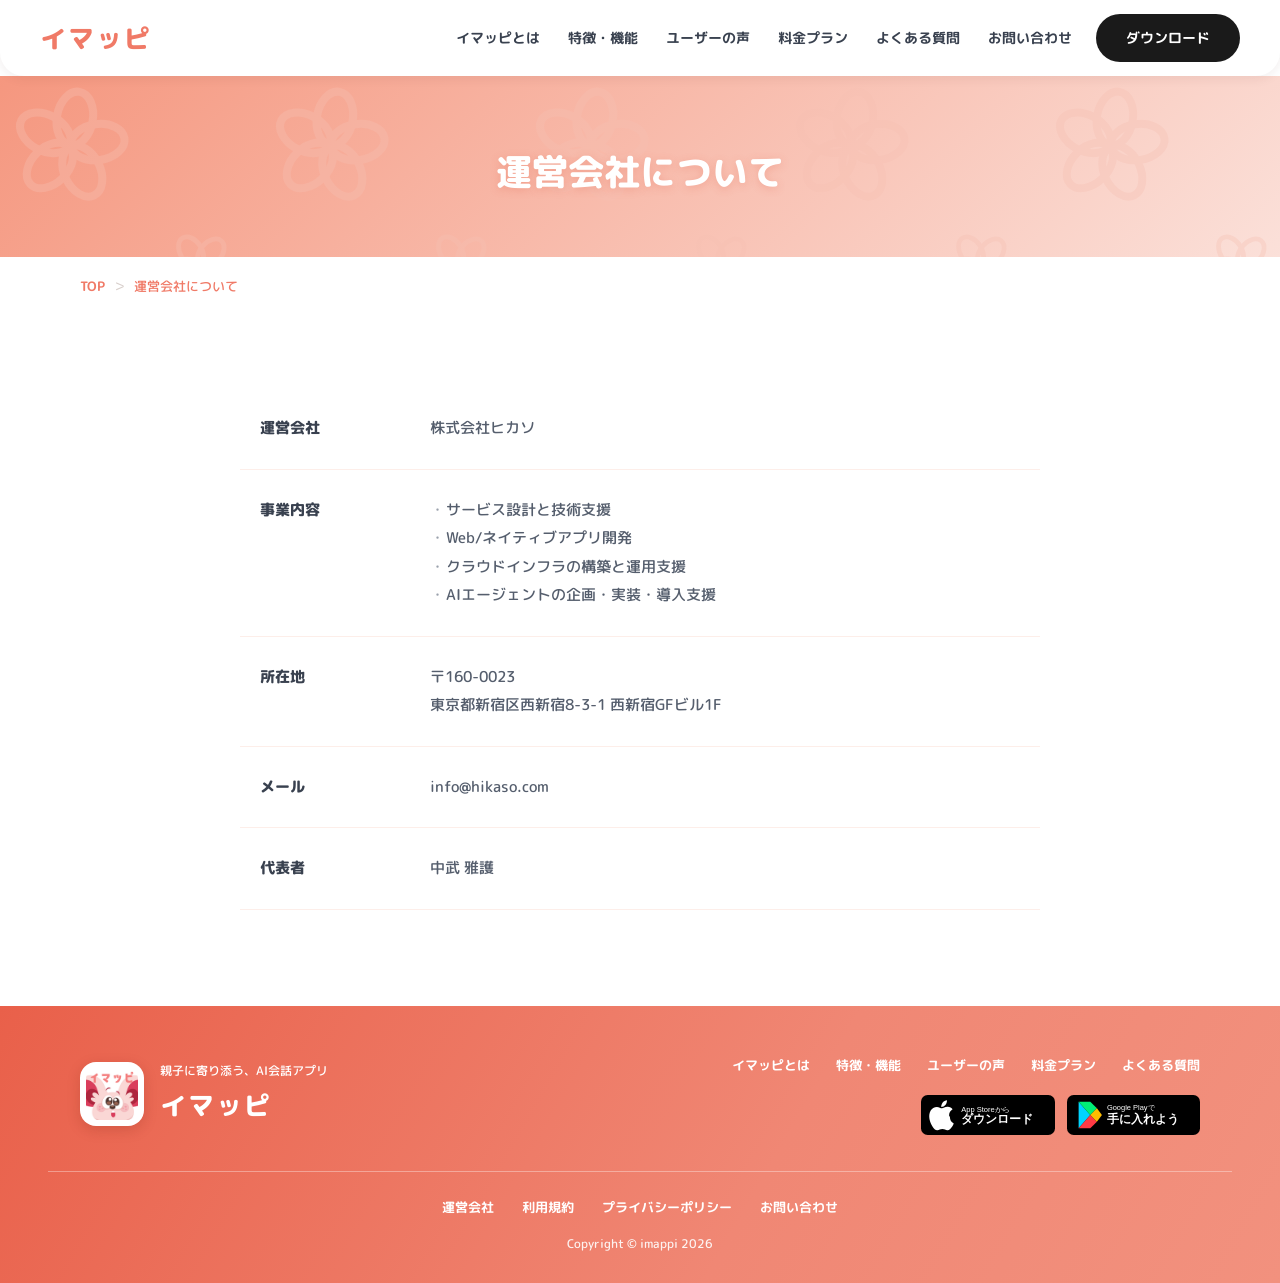
<file: company.html>
<!DOCTYPE html>
<html lang="ja">
<head>
  <meta charset="UTF-8">
  <meta name="viewport" content="width=device-width, initial-scale=1.0">
  <title>運営会社について - イマッピ</title>
  <meta name="description" content="運営会社について - 親子のためのAI会話アプリ「イマッピ」">
  <meta name="theme-color" content="#EE6F5C">
  <link rel="icon" type="image/png" href="images/favicon.png?v=20260705d">
  <link rel="apple-touch-icon" href="images/apple-touch-icon.png?v=20260705d">
  <link rel="preconnect" href="https://fonts.googleapis.com">
  <link rel="preconnect" href="https://fonts.gstatic.com" crossorigin>
  <link href="https://fonts.googleapis.com/css2?family=M+PLUS+Rounded+1c:wght@400;500;700;800&display=swap" rel="stylesheet">
  <link rel="stylesheet" href="styles.css?v=20260705d">
  <link rel="stylesheet" href="pages.css?v=20260705d">
</head>
<body>

  <!-- HEADER -->
  <header class="header">
    <div class="header__bar">
      <div class="header__inner">
        <a href="index.html" class="logo">イマッピ</a>
        <nav class="nav" id="global-nav">
          <a href="index.html#about">イマッピとは</a>
          <a href="index.html#features">特徴・機能</a>
          <a href="index.html#voices">ユーザーの声</a>
          <a href="index.html#pricing">料金プラン</a>
          <a href="index.html#faq">よくある質問</a>
          <a href="index.html#contact">お問い合わせ</a>
        </nav>
        <a href="index.html#download" class="btn-download">ダウンロード</a>
        <button class="menu-toggle" aria-label="メニューを開く" aria-expanded="false" aria-controls="global-nav">
          <span></span><span></span><span></span>
        </button>
      </div>
    </div>
  </header>

  <!-- BANNER -->
  <div class="page-banner">
    <h1>運営会社について</h1>
  </div>

  <!-- BREADCRUMB -->
  <div class="container">
    <div class="breadcrumb">
      <a href="index.html">TOP</a><span>＞</span>運営会社について
    </div>
  </div>

  <!-- CONTENT -->
  <div class="page-content">
    <div class="container">
      <table class="company-table">
        <tr>
          <th>運営会社</th>
          <td>株式会社ヒカソ</td>
        </tr>
        <tr>
          <th>事業内容</th>
          <td>
            <ul>
              <li>サービス設計と技術支援</li>
              <li>Web/ネイティブアプリ開発</li>
              <li>クラウドインフラの構築と運用支援</li>
              <li>AIエージェントの企画・実装・導入支援</li>
            </ul>
          </td>
        </tr>
        <tr>
          <th>所在地</th>
          <td>〒160-0023<br>東京都新宿区西新宿8-3-1 西新宿GFビル1F</td>
        </tr>
        <tr>
          <th>メール</th>
          <td>info@hikaso.com</td>
        </tr>
        <tr>
          <th>代表者</th>
          <td>中武 雅護</td>
        </tr>
      </table>
    </div>
  </div>


  <!-- FOOTER -->
  <footer class="footer">
    <div class="footer__inner">
      <div class="footer__logo">
        <img src="images/app-icon.png" alt="イマッピのアプリアイコン" class="footer__logo-icon">
        <div>
          <p class="footer__tagline">親子に寄り添う、AI会話アプリ</p>
          <p class="footer__brand">イマッピ</p>
        </div>
      </div>
      <div class="footer__right">
        <nav class="footer__nav">
          <a href="index.html#about">イマッピとは</a>
          <a href="index.html#features">特徴・機能</a>
          <a href="index.html#voices">ユーザーの声</a>
          <a href="index.html#pricing">料金プラン</a>
          <a href="index.html#faq">よくある質問</a>
        </nav>
        <div class="footer__badges">
          <a href="#" class="store-badge store-badge--small"><img src="images/appstore.svg" alt="App Storeからダウンロード"></a>
          <a href="#" class="store-badge store-badge--small"><img src="images/googleplay.svg" alt="Google Playで手に入れよう"></a>
        </div>
      </div>
    </div>
    <div class="footer__bottom">
      <div class="footer__links">
        <a href="company.html">運営会社</a>
        <a href="terms.html">利用規約</a>
        <a href="privacy.html">プライバシーポリシー</a>
        <a href="index.html#contact">お問い合わせ</a>
      </div>
      <p class="footer__copyright">Copyright &copy; imappi 2026</p>
    </div>
  </footer>

  <script src="script.js?v=20260705d"></script>
</body>
</html>
</file>
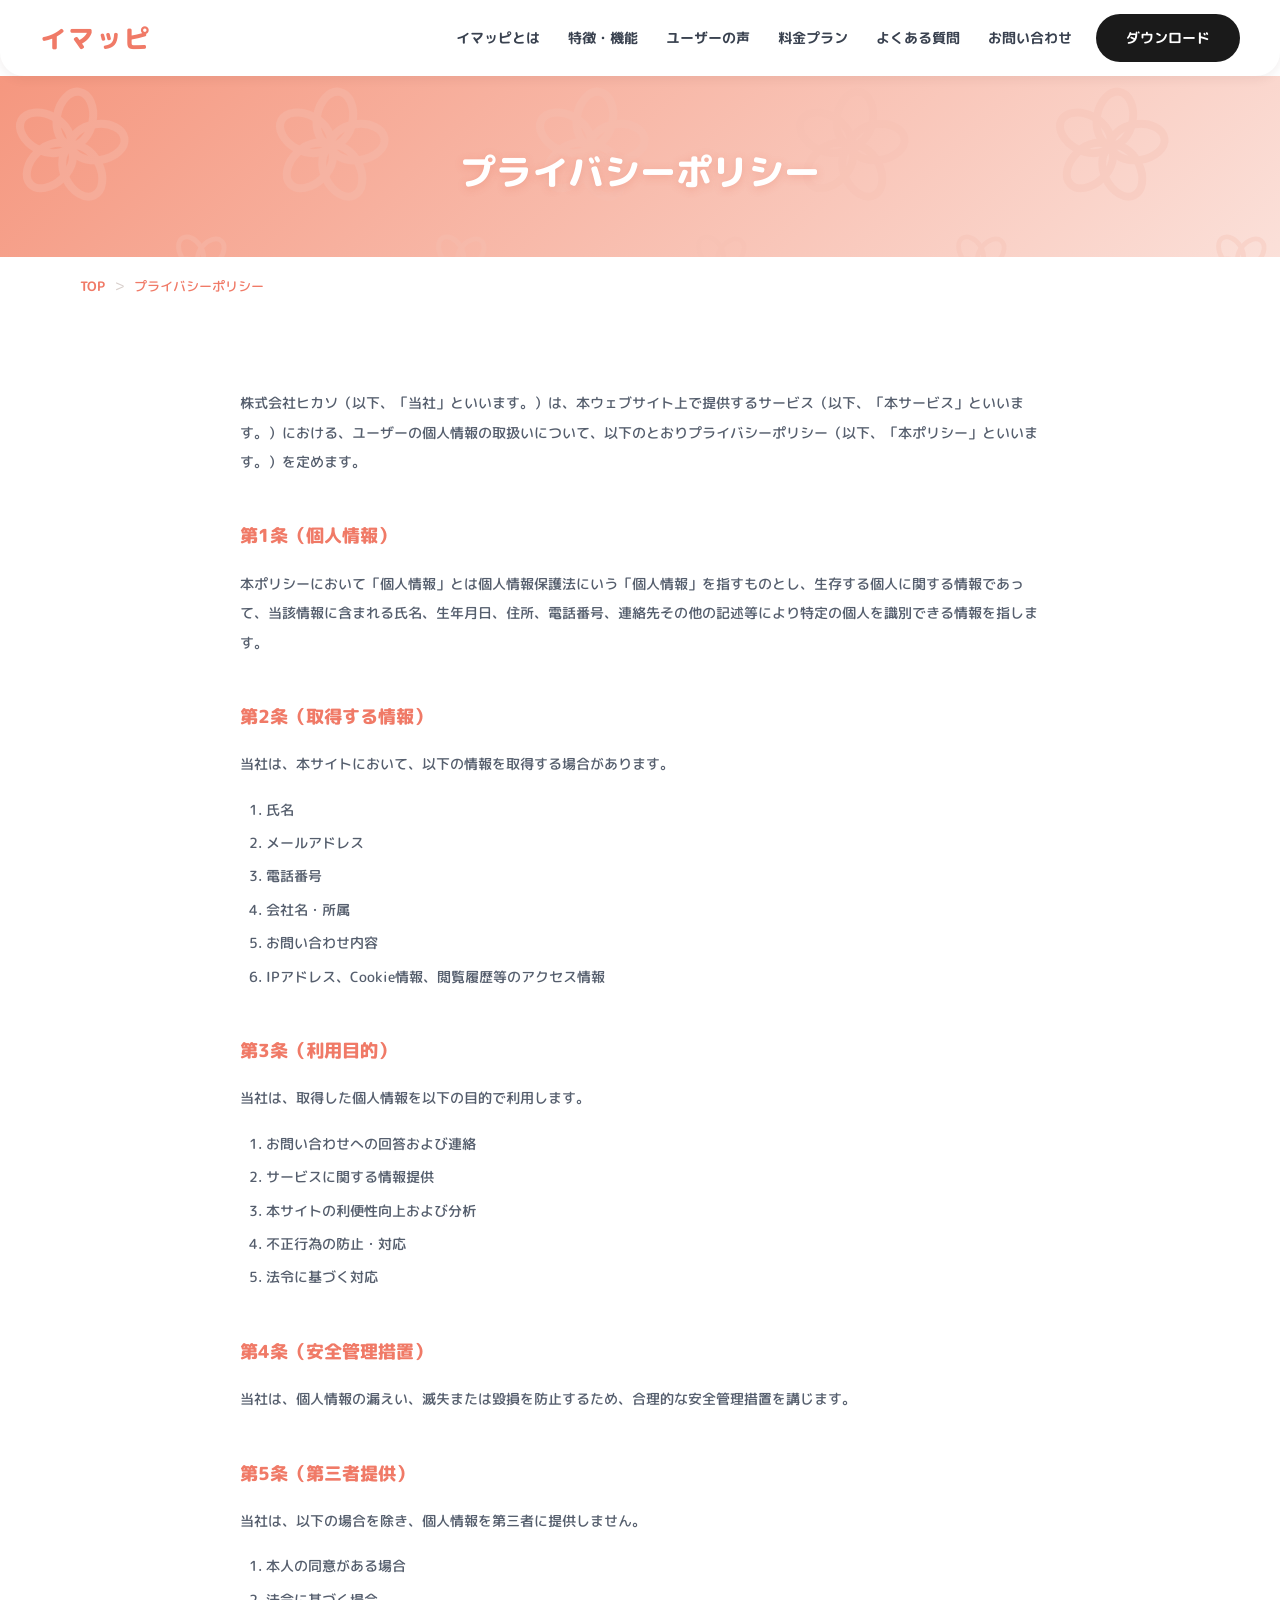
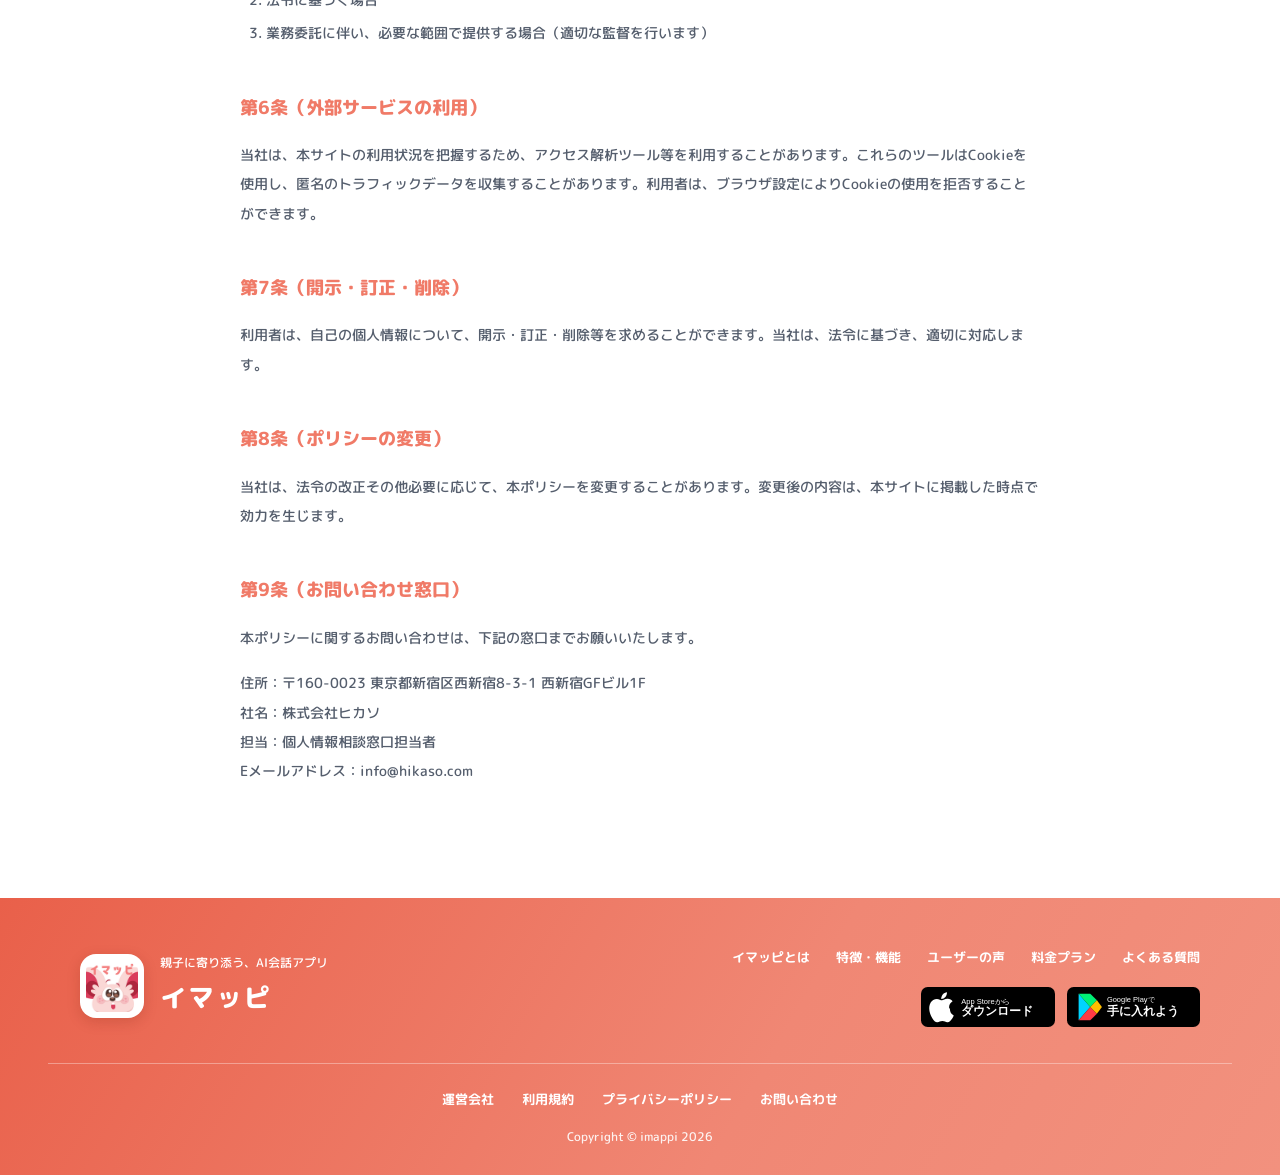
<file: privacy.html>
<!DOCTYPE html>
<html lang="ja">
<head>
  <meta charset="UTF-8">
  <meta name="viewport" content="width=device-width, initial-scale=1.0">
  <title>プライバシーポリシー - イマッピ</title>
  <meta name="description" content="プライバシーポリシー - 親子のためのAI会話アプリ「イマッピ」">
  <meta name="theme-color" content="#EE6F5C">
  <link rel="icon" type="image/png" href="images/favicon.png?v=20260705d">
  <link rel="apple-touch-icon" href="images/apple-touch-icon.png?v=20260705d">
  <link rel="preconnect" href="https://fonts.googleapis.com">
  <link rel="preconnect" href="https://fonts.gstatic.com" crossorigin>
  <link href="https://fonts.googleapis.com/css2?family=M+PLUS+Rounded+1c:wght@400;500;700;800&display=swap" rel="stylesheet">
  <link rel="stylesheet" href="styles.css?v=20260705d">
  <link rel="stylesheet" href="pages.css?v=20260705d">
</head>
<body>

  <!-- HEADER -->
  <header class="header">
    <div class="header__bar">
      <div class="header__inner">
        <a href="index.html" class="logo">イマッピ</a>
        <nav class="nav" id="global-nav">
          <a href="index.html#about">イマッピとは</a>
          <a href="index.html#features">特徴・機能</a>
          <a href="index.html#voices">ユーザーの声</a>
          <a href="index.html#pricing">料金プラン</a>
          <a href="index.html#faq">よくある質問</a>
          <a href="index.html#contact">お問い合わせ</a>
        </nav>
        <a href="index.html#download" class="btn-download">ダウンロード</a>
        <button class="menu-toggle" aria-label="メニューを開く" aria-expanded="false" aria-controls="global-nav">
          <span></span><span></span><span></span>
        </button>
      </div>
    </div>
  </header>

  <!-- BANNER -->
  <div class="page-banner">
    <h1>プライバシーポリシー</h1>
  </div>

  <!-- BREADCRUMB -->
  <div class="container">
    <div class="breadcrumb">
      <a href="index.html">TOP</a><span>＞</span>プライバシーポリシー
    </div>
  </div>

  <!-- CONTENT -->
  <div class="page-content">
    <div class="container">
      <div class="legal-content">
        <p class="legal-intro">株式会社ヒカソ（以下、「当社」といいます。）は、本ウェブサイト上で提供するサービス（以下、「本サービス」といいます。）における、ユーザーの個人情報の取扱いについて、以下のとおりプライバシーポリシー（以下、「本ポリシー」といいます。）を定めます。</p>

        <h3>第1条（個人情報）</h3>
        <p>本ポリシーにおいて「個人情報」とは個人情報保護法にいう「個人情報」を指すものとし、生存する個人に関する情報であって、当該情報に含まれる氏名、生年月日、住所、電話番号、連絡先その他の記述等により特定の個人を識別できる情報を指します。</p>

        <h3>第2条（取得する情報）</h3>
        <p>当社は、本サイトにおいて、以下の情報を取得する場合があります。</p>
        <ol>
          <li>氏名</li>
          <li>メールアドレス</li>
          <li>電話番号</li>
          <li>会社名・所属</li>
          <li>お問い合わせ内容</li>
          <li>IPアドレス、Cookie情報、閲覧履歴等のアクセス情報</li>
        </ol>

        <h3>第3条（利用目的）</h3>
        <p>当社は、取得した個人情報を以下の目的で利用します。</p>
        <ol>
          <li>お問い合わせへの回答および連絡</li>
          <li>サービスに関する情報提供</li>
          <li>本サイトの利便性向上および分析</li>
          <li>不正行為の防止・対応</li>
          <li>法令に基づく対応</li>
        </ol>

        <h3>第4条（安全管理措置）</h3>
        <p>当社は、個人情報の漏えい、滅失または毀損を防止するため、合理的な安全管理措置を講じます。</p>

        <h3>第5条（第三者提供）</h3>
        <p>当社は、以下の場合を除き、個人情報を第三者に提供しません。</p>
        <ol>
          <li>本人の同意がある場合</li>
          <li>法令に基づく場合</li>
          <li>業務委託に伴い、必要な範囲で提供する場合（適切な監督を行います）</li>
        </ol>

        <h3>第6条（外部サービスの利用）</h3>
        <p>当社は、本サイトの利用状況を把握するため、アクセス解析ツール等を利用することがあります。これらのツールはCookieを使用し、匿名のトラフィックデータを収集することがあります。利用者は、ブラウザ設定によりCookieの使用を拒否することができます。</p>

        <h3>第7条（開示・訂正・削除）</h3>
        <p>利用者は、自己の個人情報について、開示・訂正・削除等を求めることができます。当社は、法令に基づき、適切に対応します。</p>

        <h3>第8条（ポリシーの変更）</h3>
        <p>当社は、法令の改正その他必要に応じて、本ポリシーを変更することがあります。変更後の内容は、本サイトに掲載した時点で効力を生じます。</p>

        <h3>第9条（お問い合わせ窓口）</h3>
        <p>本ポリシーに関するお問い合わせは、下記の窓口までお願いいたします。</p>
        <p>住所：〒160-0023 東京都新宿区西新宿8-3-1 西新宿GFビル1F<br>
        社名：株式会社ヒカソ<br>
        担当：個人情報相談窓口担当者<br>
        Eメールアドレス：info@hikaso.com</p>
      </div>
    </div>
  </div>


  <!-- FOOTER -->
  <footer class="footer">
    <div class="footer__inner">
      <div class="footer__logo">
        <img src="images/app-icon.png" alt="イマッピのアプリアイコン" class="footer__logo-icon">
        <div>
          <p class="footer__tagline">親子に寄り添う、AI会話アプリ</p>
          <p class="footer__brand">イマッピ</p>
        </div>
      </div>
      <div class="footer__right">
        <nav class="footer__nav">
          <a href="index.html#about">イマッピとは</a>
          <a href="index.html#features">特徴・機能</a>
          <a href="index.html#voices">ユーザーの声</a>
          <a href="index.html#pricing">料金プラン</a>
          <a href="index.html#faq">よくある質問</a>
        </nav>
        <div class="footer__badges">
          <a href="#" class="store-badge store-badge--small"><img src="images/appstore.svg" alt="App Storeからダウンロード"></a>
          <a href="#" class="store-badge store-badge--small"><img src="images/googleplay.svg" alt="Google Playで手に入れよう"></a>
        </div>
      </div>
    </div>
    <div class="footer__bottom">
      <div class="footer__links">
        <a href="company.html">運営会社</a>
        <a href="terms.html">利用規約</a>
        <a href="privacy.html">プライバシーポリシー</a>
        <a href="index.html#contact">お問い合わせ</a>
      </div>
      <p class="footer__copyright">Copyright &copy; imappi 2026</p>
    </div>
  </footer>

  <script src="script.js?v=20260705d"></script>
</body>
</html>
</file>
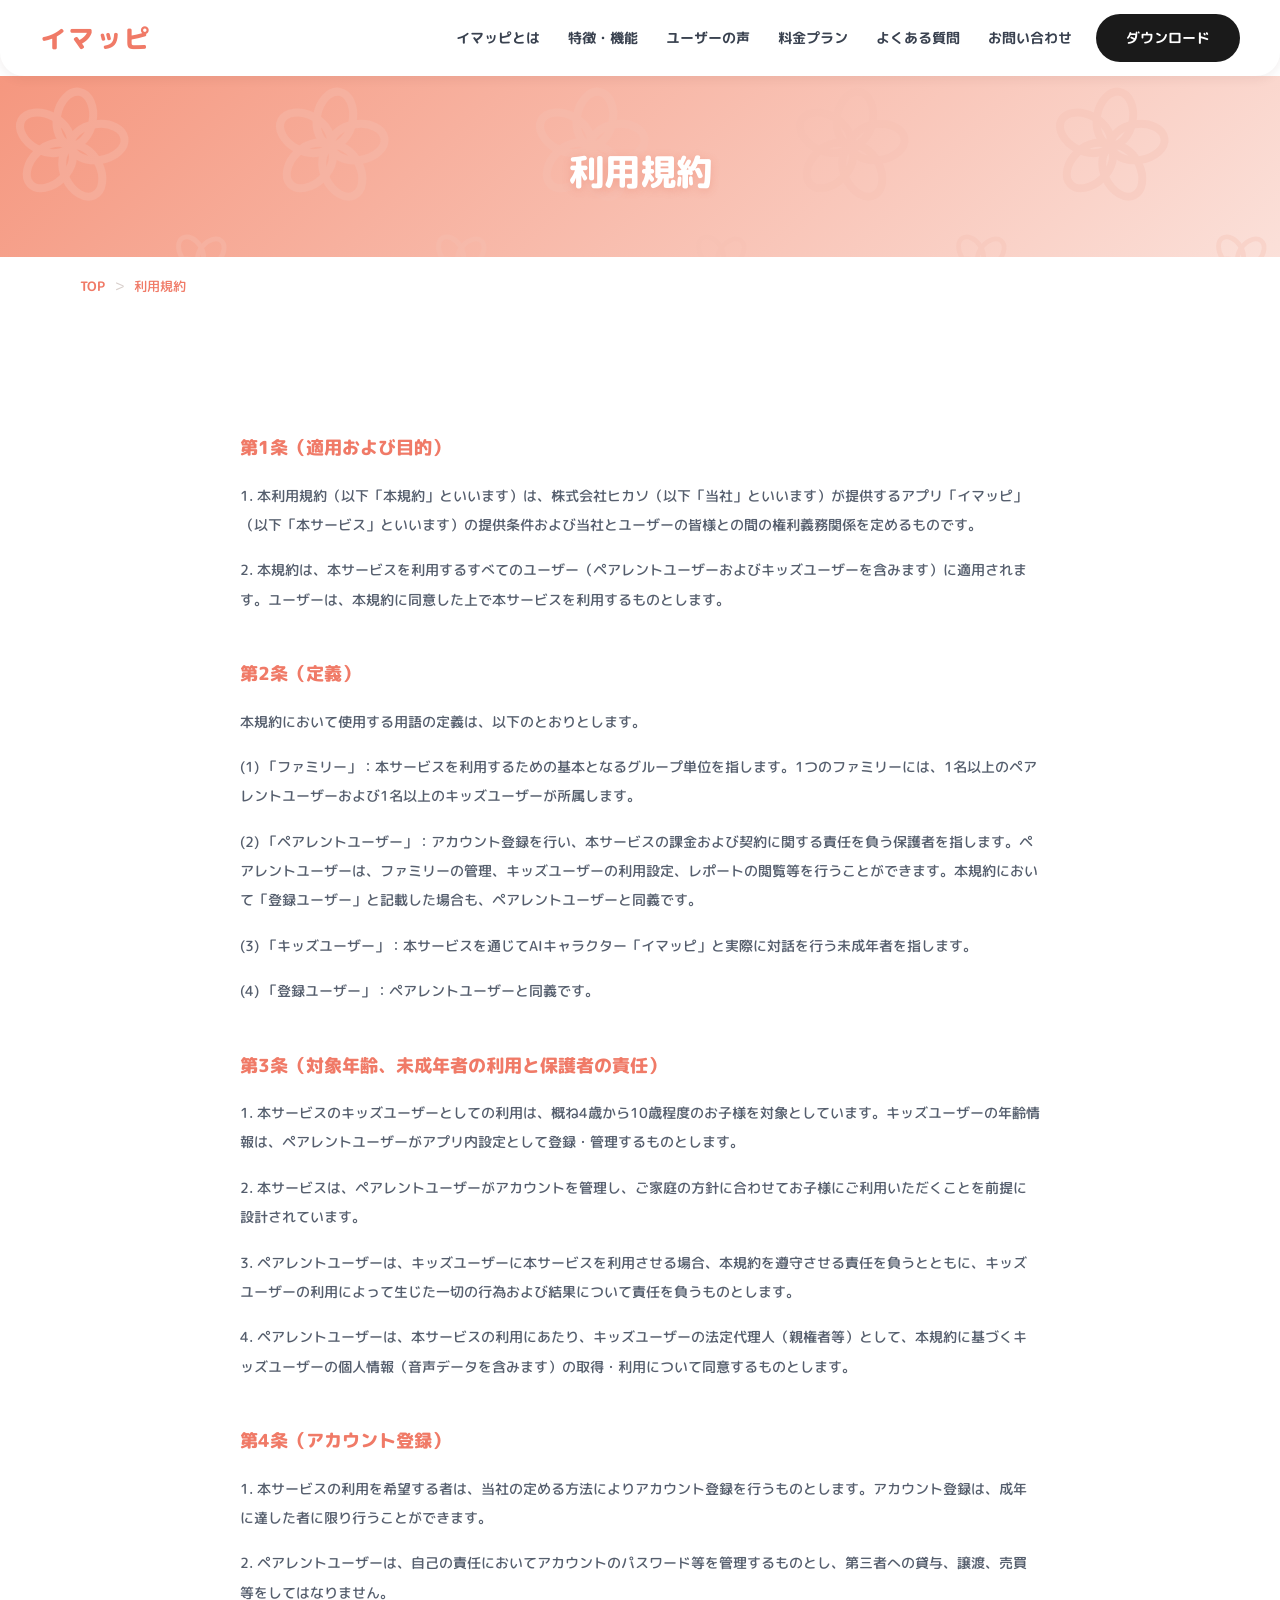
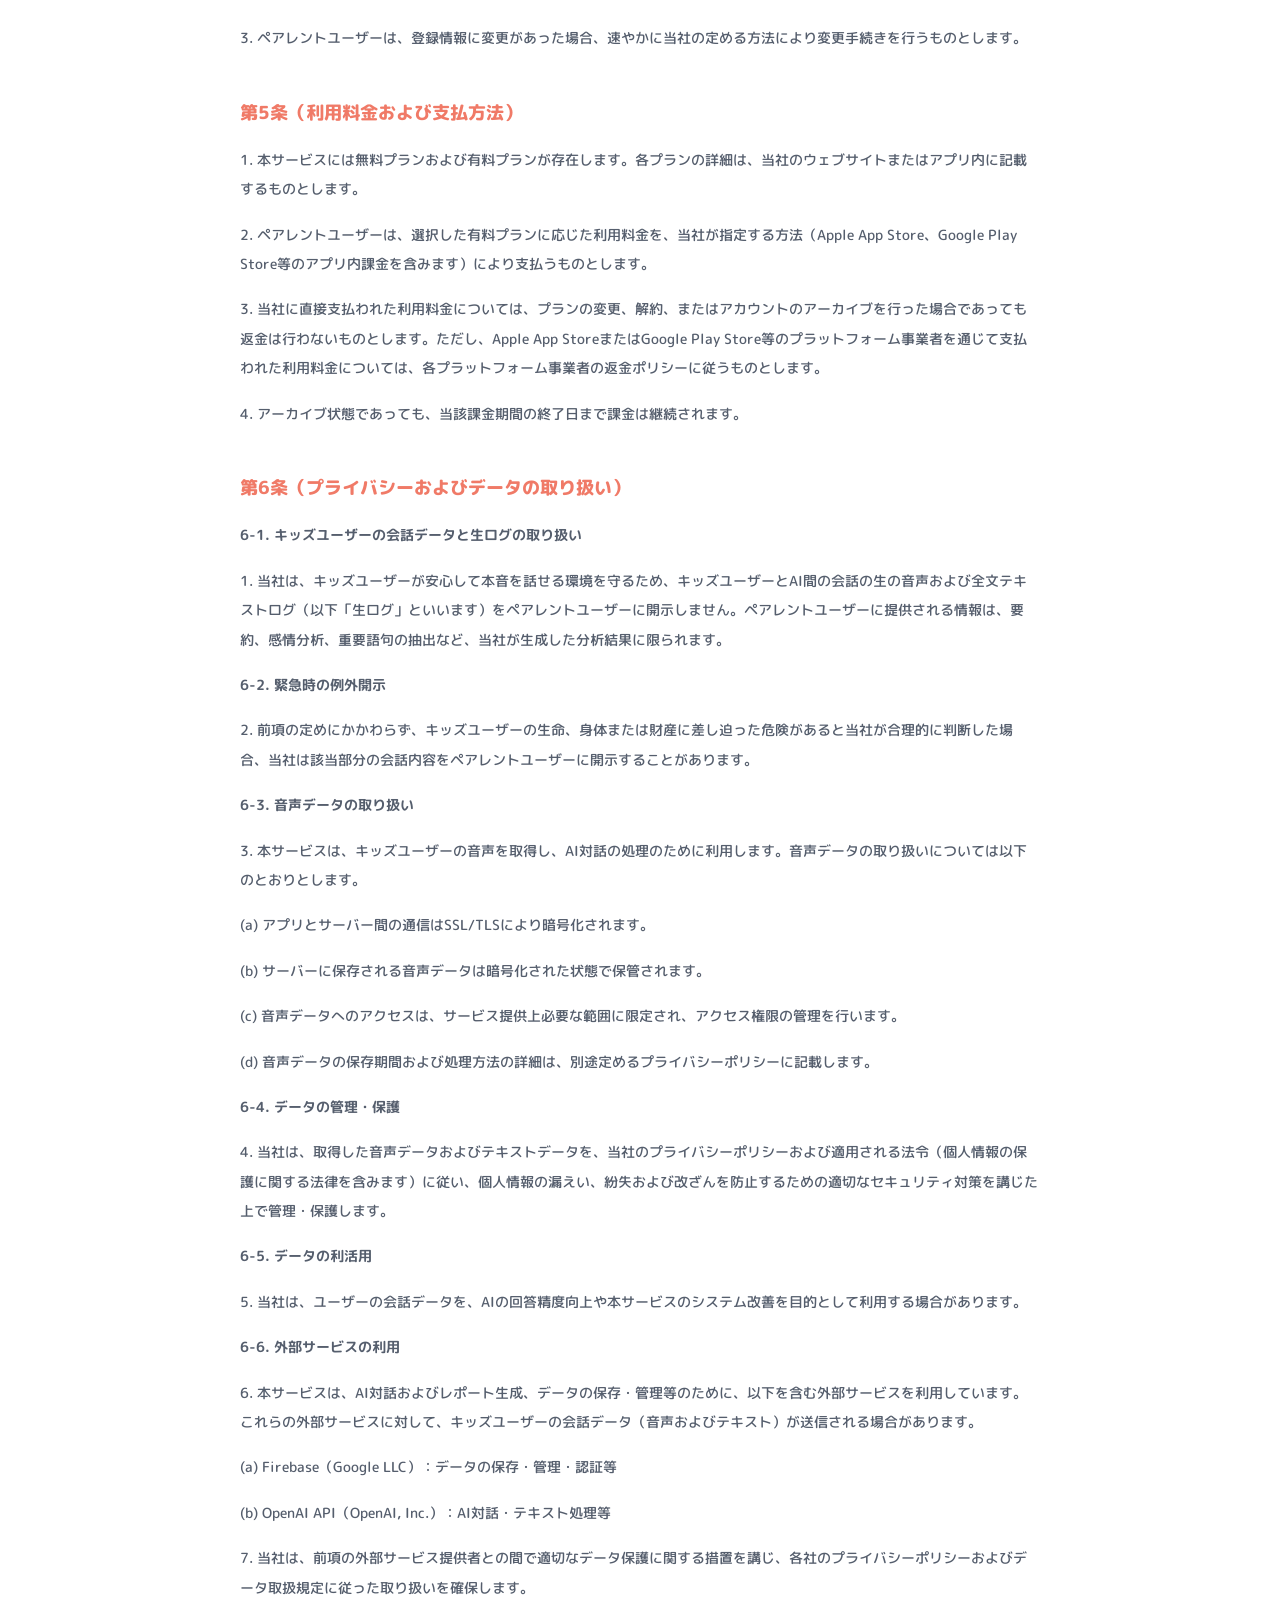
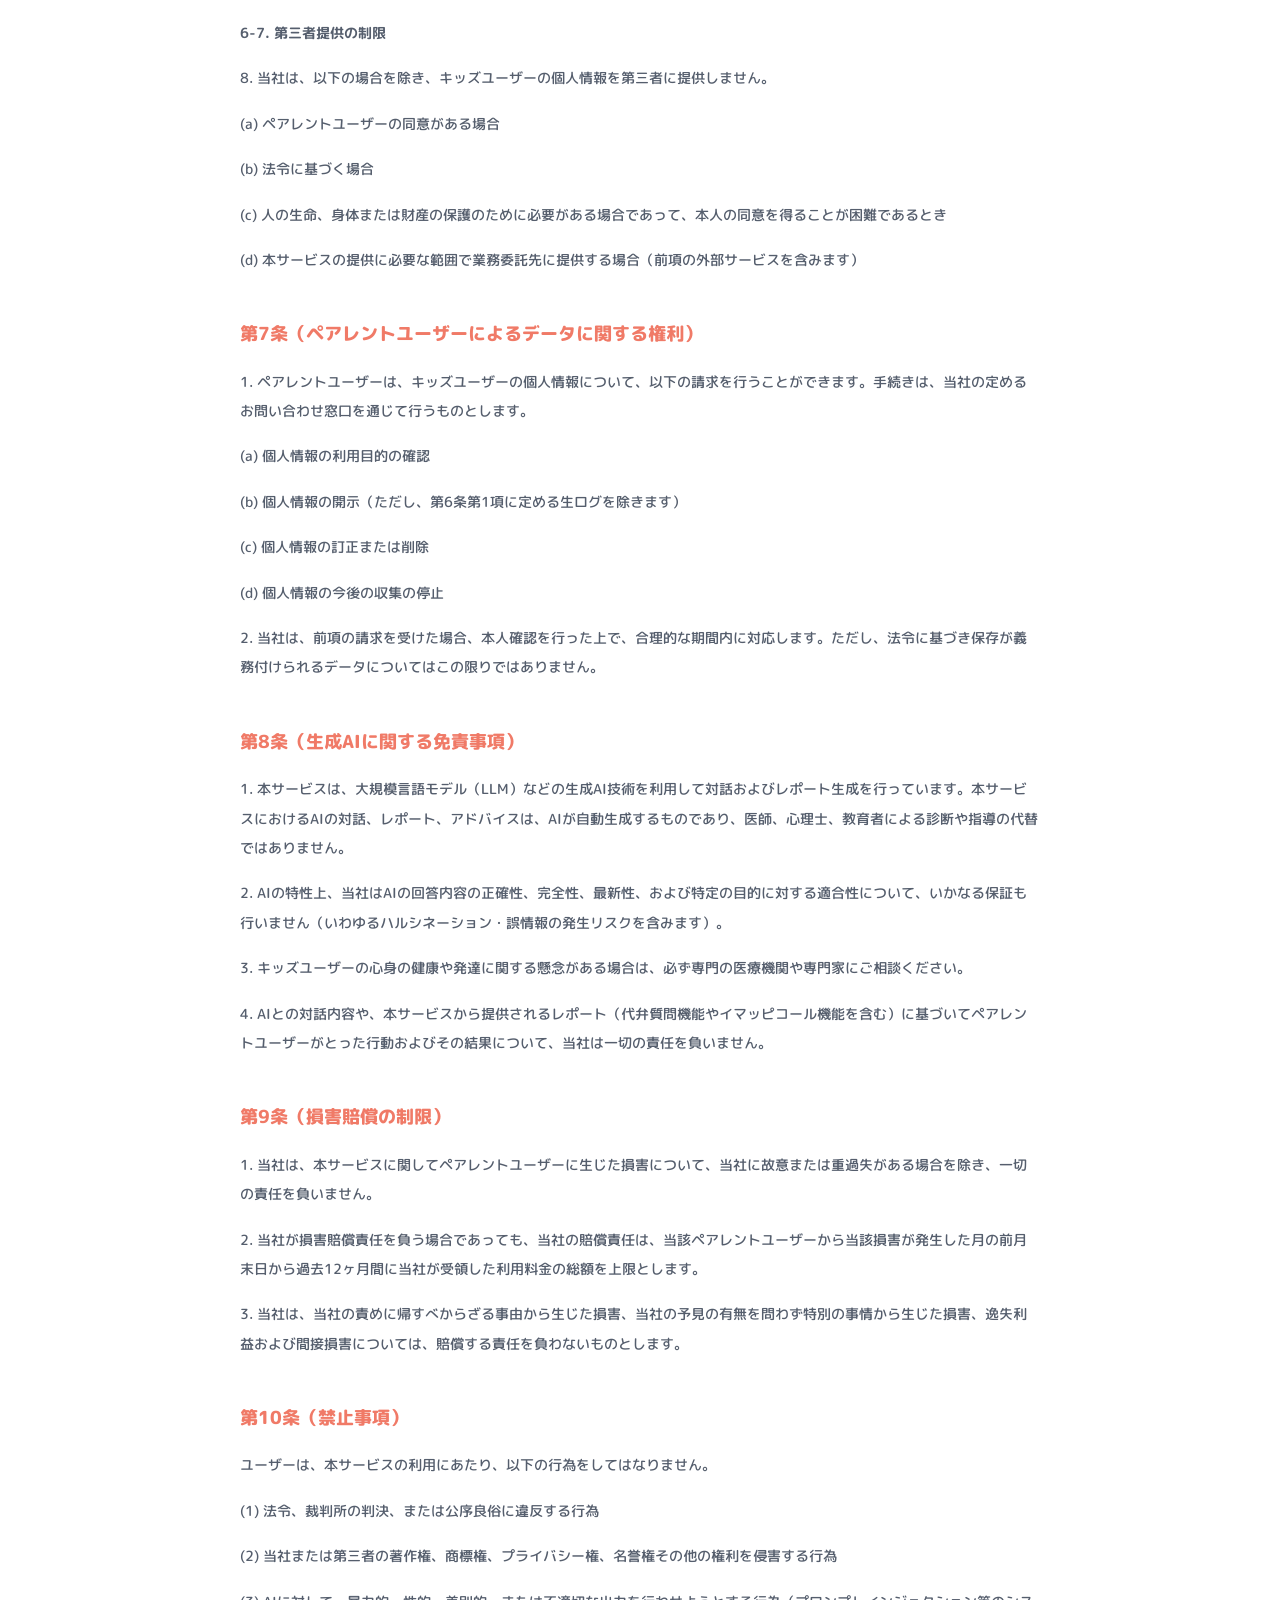
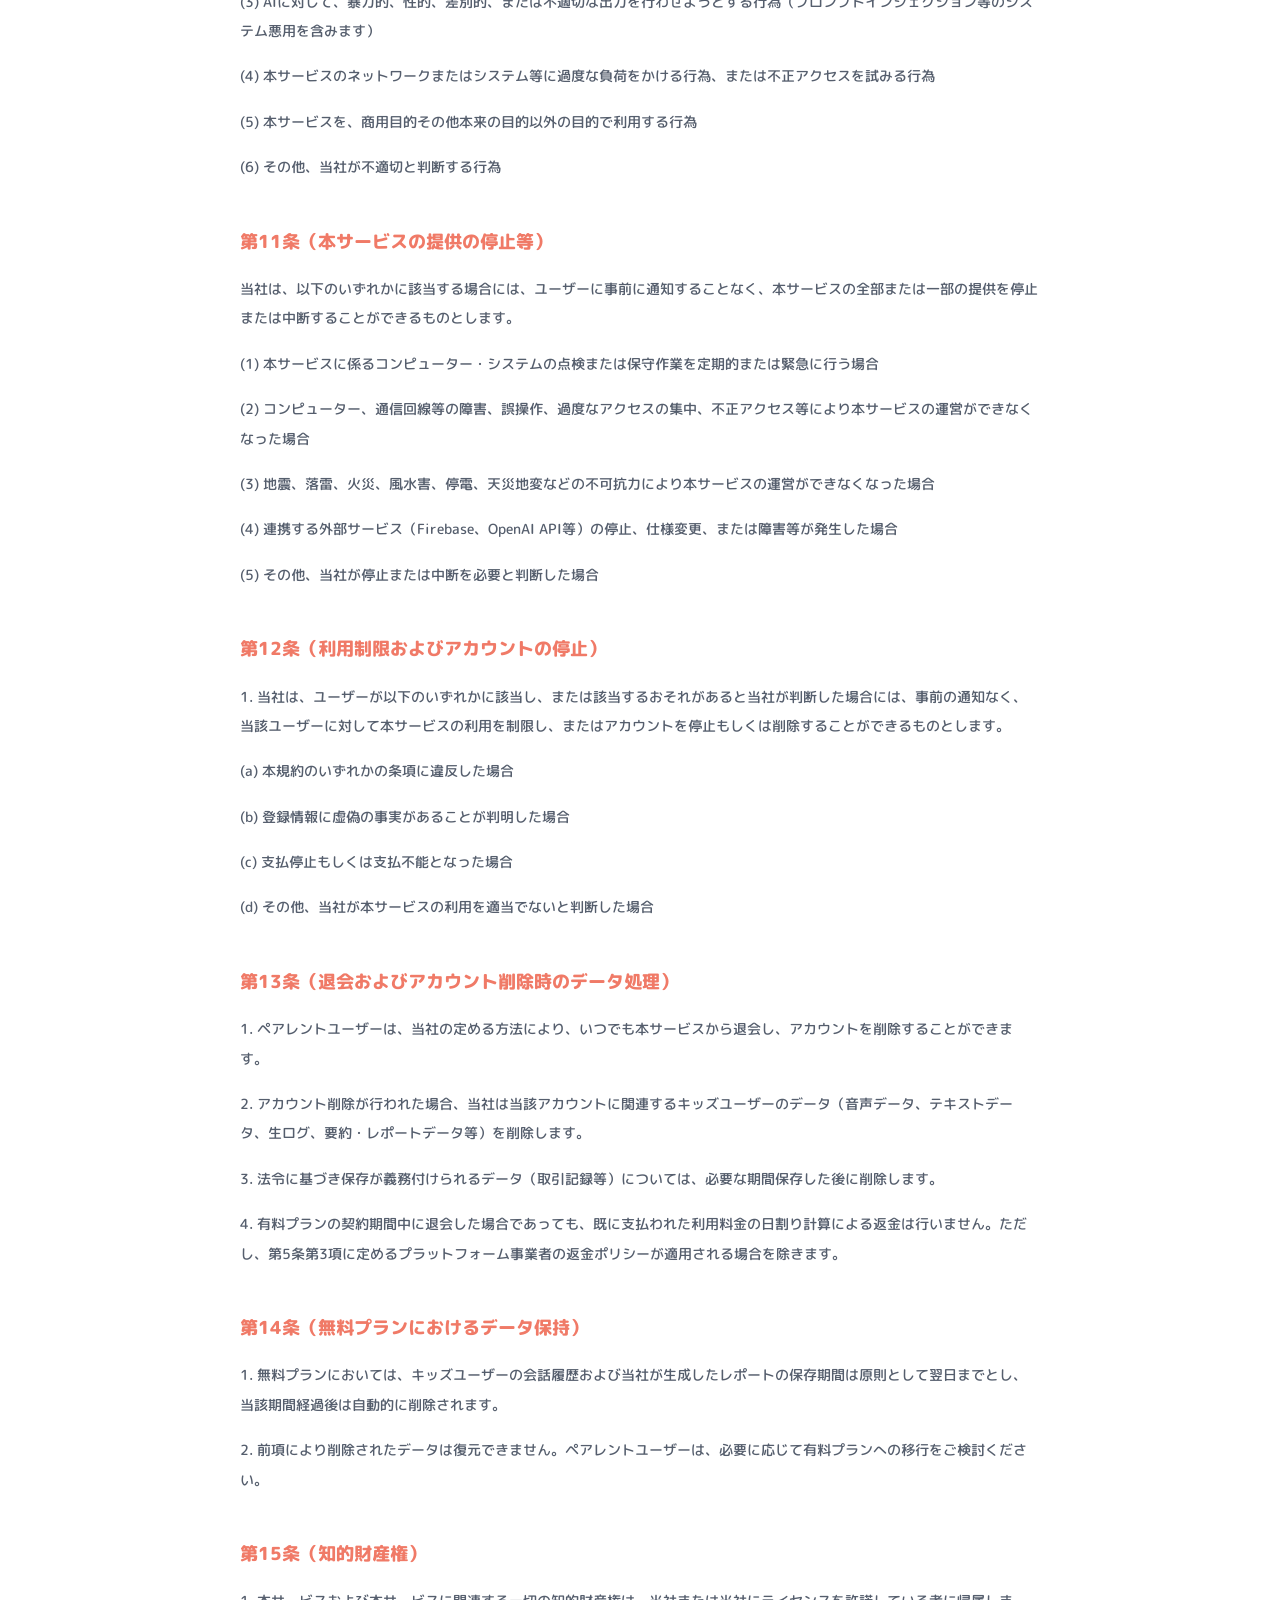
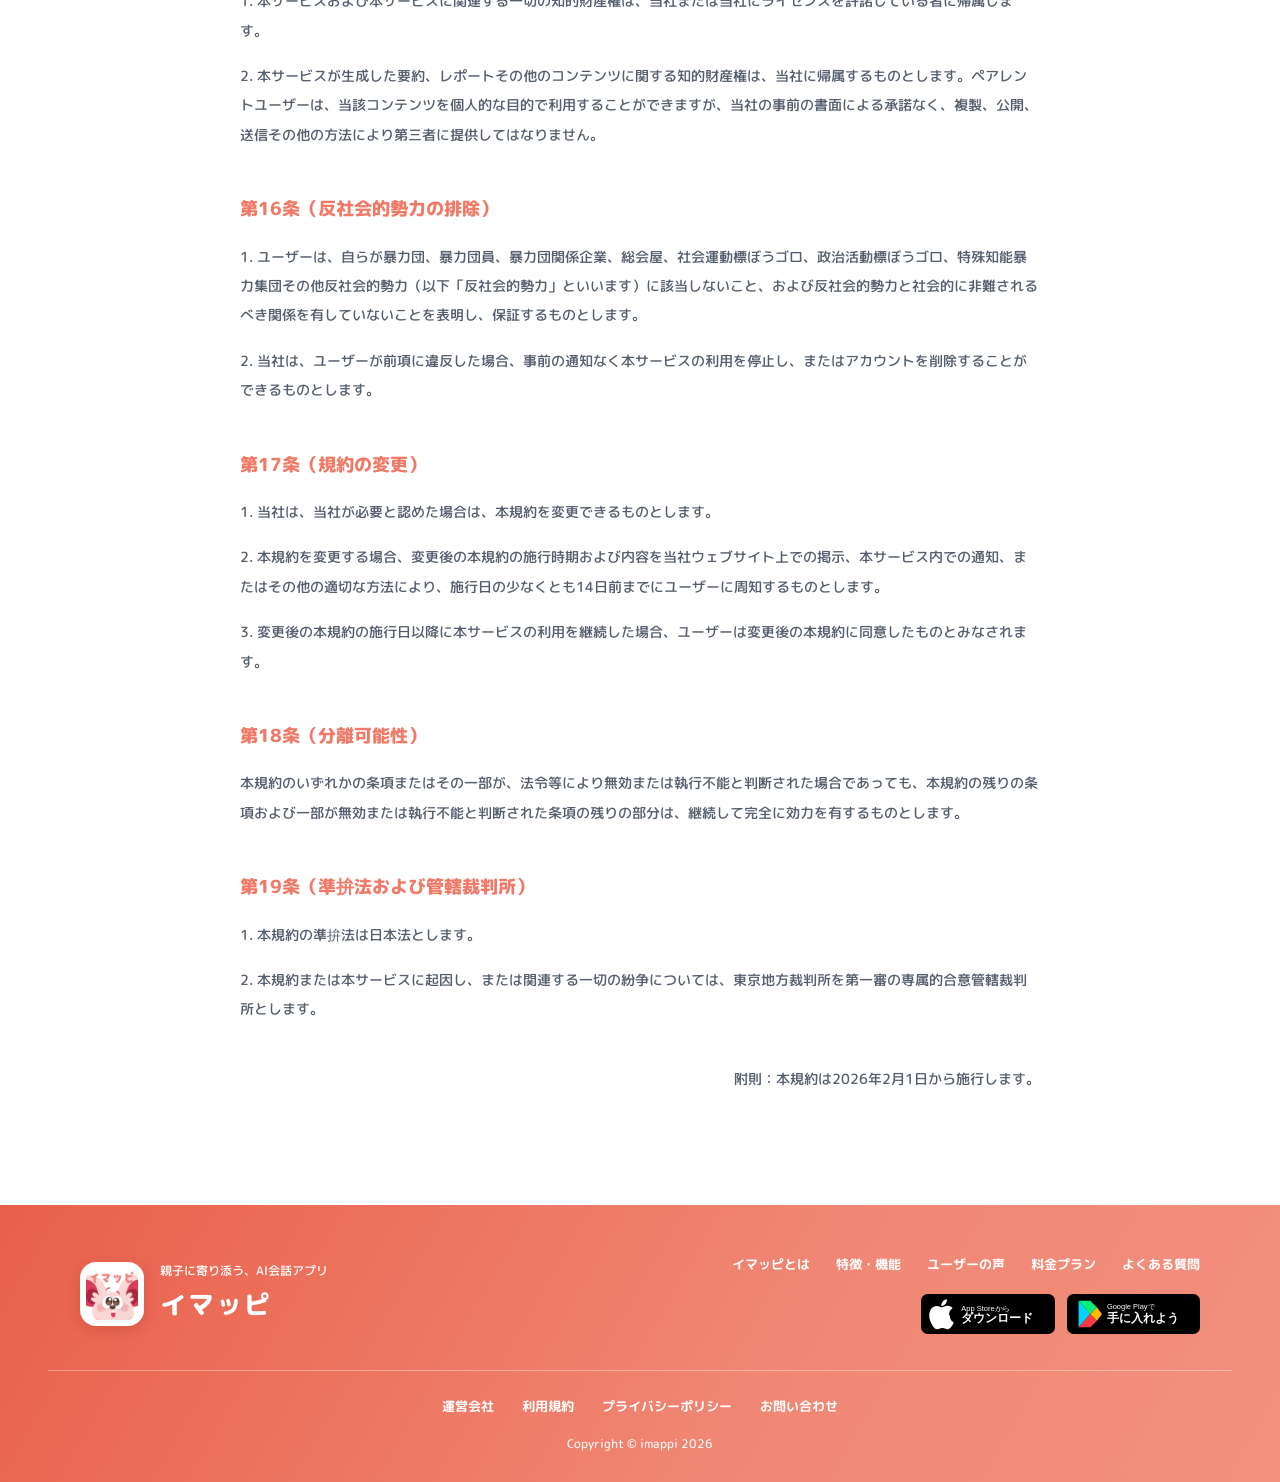
<file: terms.html>
<!DOCTYPE html>
<html lang="ja">
<head>
  <meta charset="UTF-8">
  <meta name="viewport" content="width=device-width, initial-scale=1.0">
  <title>利用規約 - イマッピ</title>
  <meta name="description" content="利用規約 - 親子のためのAI会話アプリ「イマッピ」">
  <meta name="theme-color" content="#EE6F5C">
  <link rel="icon" type="image/png" href="images/favicon.png?v=20260705d">
  <link rel="apple-touch-icon" href="images/apple-touch-icon.png?v=20260705d">
  <link rel="preconnect" href="https://fonts.googleapis.com">
  <link rel="preconnect" href="https://fonts.gstatic.com" crossorigin>
  <link href="https://fonts.googleapis.com/css2?family=M+PLUS+Rounded+1c:wght@400;500;700;800&display=swap" rel="stylesheet">
  <link rel="stylesheet" href="styles.css?v=20260705d">
  <link rel="stylesheet" href="pages.css?v=20260705d">
</head>
<body>

  <!-- HEADER -->
  <header class="header">
    <div class="header__bar">
      <div class="header__inner">
        <a href="index.html" class="logo">イマッピ</a>
        <nav class="nav" id="global-nav">
          <a href="index.html#about">イマッピとは</a>
          <a href="index.html#features">特徴・機能</a>
          <a href="index.html#voices">ユーザーの声</a>
          <a href="index.html#pricing">料金プラン</a>
          <a href="index.html#faq">よくある質問</a>
          <a href="index.html#contact">お問い合わせ</a>
        </nav>
        <a href="index.html#download" class="btn-download">ダウンロード</a>
        <button class="menu-toggle" aria-label="メニューを開く" aria-expanded="false" aria-controls="global-nav">
          <span></span><span></span><span></span>
        </button>
      </div>
    </div>
  </header>

  <!-- BANNER -->
  <div class="page-banner">
    <h1>利用規約</h1>
  </div>

  <!-- BREADCRUMB -->
  <div class="container">
    <div class="breadcrumb">
      <a href="index.html">TOP</a><span>＞</span>利用規約
    </div>
  </div>

  <!-- CONTENT -->
  <div class="page-content">
    <div class="container">
      <div class="legal-content">
        <h3>第1条（適用および目的）</h3>
        <p>1. 本利用規約（以下「本規約」といいます）は、株式会社ヒカソ（以下「当社」といいます）が提供するアプリ「イマッピ」（以下「本サービス」といいます）の提供条件および当社とユーザーの皆様との間の権利義務関係を定めるものです。</p>
        <p>2. 本規約は、本サービスを利用するすべてのユーザー（ペアレントユーザーおよびキッズユーザーを含みます）に適用されます。ユーザーは、本規約に同意した上で本サービスを利用するものとします。</p>
        <h3>第2条（定義）</h3>
        <p>本規約において使用する用語の定義は、以下のとおりとします。</p>
        <p>(1) 「ファミリー」：本サービスを利用するための基本となるグループ単位を指します。1つのファミリーには、1名以上のペアレントユーザーおよび1名以上のキッズユーザーが所属します。</p>
        <p>(2) 「ペアレントユーザー」：アカウント登録を行い、本サービスの課金および契約に関する責任を負う保護者を指します。ペアレントユーザーは、ファミリーの管理、キッズユーザーの利用設定、レポートの閲覧等を行うことができます。本規約において「登録ユーザー」と記載した場合も、ペアレントユーザーと同義です。</p>
        <p>(3) 「キッズユーザー」：本サービスを通じてAIキャラクター「イマッピ」と実際に対話を行う未成年者を指します。</p>
        <p>(4) 「登録ユーザー」：ペアレントユーザーと同義です。</p>
        <h3>第3条（対象年齢、未成年者の利用と保護者の責任）</h3>
        <p>1. 本サービスのキッズユーザーとしての利用は、概ね4歳から10歳程度のお子様を対象としています。キッズユーザーの年齢情報は、ペアレントユーザーがアプリ内設定として登録・管理するものとします。</p>
        <p>2. 本サービスは、ペアレントユーザーがアカウントを管理し、ご家庭の方針に合わせてお子様にご利用いただくことを前提に設計されています。</p>
        <p>3. ペアレントユーザーは、キッズユーザーに本サービスを利用させる場合、本規約を遵守させる責任を負うとともに、キッズユーザーの利用によって生じた一切の行為および結果について責任を負うものとします。</p>
        <p>4. ペアレントユーザーは、本サービスの利用にあたり、キッズユーザーの法定代理人（親権者等）として、本規約に基づくキッズユーザーの個人情報（音声データを含みます）の取得・利用について同意するものとします。</p>
        <h3>第4条（アカウント登録）</h3>
        <p>1. 本サービスの利用を希望する者は、当社の定める方法によりアカウント登録を行うものとします。アカウント登録は、成年に達した者に限り行うことができます。</p>
        <p>2. ペアレントユーザーは、自己の責任においてアカウントのパスワード等を管理するものとし、第三者への貸与、譲渡、売買等をしてはなりません。</p>
        <p>3. ペアレントユーザーは、登録情報に変更があった場合、速やかに当社の定める方法により変更手続きを行うものとします。</p>
        <h3>第5条（利用料金および支払方法）</h3>
        <p>1. 本サービスには無料プランおよび有料プランが存在します。各プランの詳細は、当社のウェブサイトまたはアプリ内に記載するものとします。</p>
        <p>2. ペアレントユーザーは、選択した有料プランに応じた利用料金を、当社が指定する方法（Apple App Store、Google Play Store等のアプリ内課金を含みます）により支払うものとします。</p>
        <p>3. 当社に直接支払われた利用料金については、プランの変更、解約、またはアカウントのアーカイブを行った場合であっても返金は行わないものとします。ただし、Apple App StoreまたはGoogle Play Store等のプラットフォーム事業者を通じて支払われた利用料金については、各プラットフォーム事業者の返金ポリシーに従うものとします。</p>
        <p>4. アーカイブ状態であっても、当該課金期間の終了日まで課金は継続されます。</p>
        <h3>第6条（プライバシーおよびデータの取り扱い）</h3>
        <p><strong>6-1. キッズユーザーの会話データと生ログの取り扱い</strong></p>
        <p>1. 当社は、キッズユーザーが安心して本音を話せる環境を守るため、キッズユーザーとAI間の会話の生の音声および全文テキストログ（以下「生ログ」といいます）をペアレントユーザーに開示しません。ペアレントユーザーに提供される情報は、要約、感情分析、重要語句の抽出など、当社が生成した分析結果に限られます。</p>
        <p><strong>6-2. 緊急時の例外開示</strong></p>
        <p>2. 前項の定めにかかわらず、キッズユーザーの生命、身体または財産に差し迫った危険があると当社が合理的に判断した場合、当社は該当部分の会話内容をペアレントユーザーに開示することがあります。</p>
        <p><strong>6-3. 音声データの取り扱い</strong></p>
        <p>3. 本サービスは、キッズユーザーの音声を取得し、AI対話の処理のために利用します。音声データの取り扱いについては以下のとおりとします。</p>
        <p>(a) アプリとサーバー間の通信はSSL/TLSにより暗号化されます。</p>
        <p>(b) サーバーに保存される音声データは暗号化された状態で保管されます。</p>
        <p>(c) 音声データへのアクセスは、サービス提供上必要な範囲に限定され、アクセス権限の管理を行います。</p>
        <p>(d) 音声データの保存期間および処理方法の詳細は、別途定めるプライバシーポリシーに記載します。</p>
        <p><strong>6-4. データの管理・保護</strong></p>
        <p>4. 当社は、取得した音声データおよびテキストデータを、当社のプライバシーポリシーおよび適用される法令（個人情報の保護に関する法律を含みます）に従い、個人情報の漏えい、紛失および改ざんを防止するための適切なセキュリティ対策を講じた上で管理・保護します。</p>
        <p><strong>6-5. データの利活用</strong></p>
        <p>5. 当社は、ユーザーの会話データを、AIの回答精度向上や本サービスのシステム改善を目的として利用する場合があります。</p>
        <p><strong>6-6. 外部サービスの利用</strong></p>
        <p>6. 本サービスは、AI対話およびレポート生成、データの保存・管理等のために、以下を含む外部サービスを利用しています。これらの外部サービスに対して、キッズユーザーの会話データ（音声およびテキスト）が送信される場合があります。</p>
        <p>(a) Firebase（Google LLC）：データの保存・管理・認証等</p>
        <p>(b) OpenAI API（OpenAI, Inc.）：AI対話・テキスト処理等</p>
        <p>7. 当社は、前項の外部サービス提供者との間で適切なデータ保護に関する措置を講じ、各社のプライバシーポリシーおよびデータ取扱規定に従った取り扱いを確保します。</p>
        <p><strong>6-7. 第三者提供の制限</strong></p>
        <p>8. 当社は、以下の場合を除き、キッズユーザーの個人情報を第三者に提供しません。</p>
        <p>(a) ペアレントユーザーの同意がある場合</p>
        <p>(b) 法令に基づく場合</p>
        <p>(c) 人の生命、身体または財産の保護のために必要がある場合であって、本人の同意を得ることが困難であるとき</p>
        <p>(d) 本サービスの提供に必要な範囲で業務委託先に提供する場合（前項の外部サービスを含みます）</p>
        <h3>第7条（ペアレントユーザーによるデータに関する権利）</h3>
        <p>1. ペアレントユーザーは、キッズユーザーの個人情報について、以下の請求を行うことができます。手続きは、当社の定めるお問い合わせ窓口を通じて行うものとします。</p>
        <p>(a) 個人情報の利用目的の確認</p>
        <p>(b) 個人情報の開示（ただし、第6条第1項に定める生ログを除きます）</p>
        <p>(c) 個人情報の訂正または削除</p>
        <p>(d) 個人情報の今後の収集の停止</p>
        <p>2. 当社は、前項の請求を受けた場合、本人確認を行った上で、合理的な期間内に対応します。ただし、法令に基づき保存が義務付けられるデータについてはこの限りではありません。</p>
        <h3>第8条（生成AIに関する免責事項）</h3>
        <p>1. 本サービスは、大規模言語モデル（LLM）などの生成AI技術を利用して対話およびレポート生成を行っています。本サービスにおけるAIの対話、レポート、アドバイスは、AIが自動生成するものであり、医師、心理士、教育者による診断や指導の代替ではありません。</p>
        <p>2. AIの特性上、当社はAIの回答内容の正確性、完全性、最新性、および特定の目的に対する適合性について、いかなる保証も行いません（いわゆるハルシネーション・誤情報の発生リスクを含みます）。</p>
        <p>3. キッズユーザーの心身の健康や発達に関する懸念がある場合は、必ず専門の医療機関や専門家にご相談ください。</p>
        <p>4. AIとの対話内容や、本サービスから提供されるレポート（代弁質問機能やイマッピコール機能を含む）に基づいてペアレントユーザーがとった行動およびその結果について、当社は一切の責任を負いません。</p>
        <h3>第9条（損害賠償の制限）</h3>
        <p>1. 当社は、本サービスに関してペアレントユーザーに生じた損害について、当社に故意または重過失がある場合を除き、一切の責任を負いません。</p>
        <p>2. 当社が損害賠償責任を負う場合であっても、当社の賠償責任は、当該ペアレントユーザーから当該損害が発生した月の前月末日から過去12ヶ月間に当社が受領した利用料金の総額を上限とします。</p>
        <p>3. 当社は、当社の責めに帰すべからざる事由から生じた損害、当社の予見の有無を問わず特別の事情から生じた損害、逸失利益および間接損害については、賠償する責任を負わないものとします。</p>
        <h3>第10条（禁止事項）</h3>
        <p>ユーザーは、本サービスの利用にあたり、以下の行為をしてはなりません。</p>
        <p>(1) 法令、裁判所の判決、または公序良俗に違反する行為</p>
        <p>(2) 当社または第三者の著作権、商標権、プライバシー権、名誉権その他の権利を侵害する行為</p>
        <p>(3) AIに対して、暴力的、性的、差別的、または不適切な出力を行わせようとする行為（プロンプトインジェクション等のシステム悪用を含みます）</p>
        <p>(4) 本サービスのネットワークまたはシステム等に過度な負荷をかける行為、または不正アクセスを試みる行為</p>
        <p>(5) 本サービスを、商用目的その他本来の目的以外の目的で利用する行為</p>
        <p>(6) その他、当社が不適切と判断する行為</p>
        <h3>第11条（本サービスの提供の停止等）</h3>
        <p>当社は、以下のいずれかに該当する場合には、ユーザーに事前に通知することなく、本サービスの全部または一部の提供を停止または中断することができるものとします。</p>
        <p>(1) 本サービスに係るコンピューター・システムの点検または保守作業を定期的または緊急に行う場合</p>
        <p>(2) コンピューター、通信回線等の障害、誤操作、過度なアクセスの集中、不正アクセス等により本サービスの運営ができなくなった場合</p>
        <p>(3) 地震、落雷、火災、風水害、停電、天災地変などの不可抗力により本サービスの運営ができなくなった場合</p>
        <p>(4) 連携する外部サービス（Firebase、OpenAI API等）の停止、仕様変更、または障害等が発生した場合</p>
        <p>(5) その他、当社が停止または中断を必要と判断した場合</p>
        <h3>第12条（利用制限およびアカウントの停止）</h3>
        <p>1. 当社は、ユーザーが以下のいずれかに該当し、または該当するおそれがあると当社が判断した場合には、事前の通知なく、当該ユーザーに対して本サービスの利用を制限し、またはアカウントを停止もしくは削除することができるものとします。</p>
        <p>(a) 本規約のいずれかの条項に違反した場合</p>
        <p>(b) 登録情報に虚偽の事実があることが判明した場合</p>
        <p>(c) 支払停止もしくは支払不能となった場合</p>
        <p>(d) その他、当社が本サービスの利用を適当でないと判断した場合</p>
        <h3>第13条（退会およびアカウント削除時のデータ処理）</h3>
        <p>1. ペアレントユーザーは、当社の定める方法により、いつでも本サービスから退会し、アカウントを削除することができます。</p>
        <p>2. アカウント削除が行われた場合、当社は当該アカウントに関連するキッズユーザーのデータ（音声データ、テキストデータ、生ログ、要約・レポートデータ等）を削除します。</p>
        <p>3. 法令に基づき保存が義務付けられるデータ（取引記録等）については、必要な期間保存した後に削除します。</p>
        <p>4. 有料プランの契約期間中に退会した場合であっても、既に支払われた利用料金の日割り計算による返金は行いません。ただし、第5条第3項に定めるプラットフォーム事業者の返金ポリシーが適用される場合を除きます。</p>
        <h3>第14条（無料プランにおけるデータ保持）</h3>
        <p>1. 無料プランにおいては、キッズユーザーの会話履歴および当社が生成したレポートの保存期間は原則として翌日までとし、当該期間経過後は自動的に削除されます。</p>
        <p>2. 前項により削除されたデータは復元できません。ペアレントユーザーは、必要に応じて有料プランへの移行をご検討ください。</p>
        <h3>第15条（知的財産権）</h3>
        <p>1. 本サービスおよび本サービスに関連する一切の知的財産権は、当社または当社にライセンスを許諾している者に帰属します。</p>
        <p>2. 本サービスが生成した要約、レポートその他のコンテンツに関する知的財産権は、当社に帰属するものとします。ペアレントユーザーは、当該コンテンツを個人的な目的で利用することができますが、当社の事前の書面による承諾なく、複製、公開、送信その他の方法により第三者に提供してはなりません。</p>
        <h3>第16条（反社会的勢力の排除）</h3>
        <p>1. ユーザーは、自らが暴力団、暴力団員、暴力団関係企業、総会屋、社会運動標ぼうゴロ、政治活動標ぼうゴロ、特殊知能暴力集団その他反社会的勢力（以下「反社会的勢力」といいます）に該当しないこと、および反社会的勢力と社会的に非難されるべき関係を有していないことを表明し、保証するものとします。</p>
        <p>2. 当社は、ユーザーが前項に違反した場合、事前の通知なく本サービスの利用を停止し、またはアカウントを削除することができるものとします。</p>
        <h3>第17条（規約の変更）</h3>
        <p>1. 当社は、当社が必要と認めた場合は、本規約を変更できるものとします。</p>
        <p>2. 本規約を変更する場合、変更後の本規約の施行時期および内容を当社ウェブサイト上での掲示、本サービス内での通知、またはその他の適切な方法により、施行日の少なくとも14日前までにユーザーに周知するものとします。</p>
        <p>3. 変更後の本規約の施行日以降に本サービスの利用を継続した場合、ユーザーは変更後の本規約に同意したものとみなされます。</p>
        <h3>第18条（分離可能性）</h3>
        <p>本規約のいずれかの条項またはその一部が、法令等により無効または執行不能と判断された場合であっても、本規約の残りの条項および一部が無効または執行不能と判断された条項の残りの部分は、継続して完全に効力を有するものとします。</p>
        <h3>第19条（準拚法および管轄裁判所）</h3>
        <p>1. 本規約の準拚法は日本法とします。</p>
        <p>2. 本規約または本サービスに起因し、または関連する一切の紛争については、東京地方裁判所を第一審の専属的合意管轄裁判所とします。</p>
        <p class="legal-date">附則：本規約は2026年2月1日から施行します。</p>
      </div>
    </div>
  </div>


  <!-- FOOTER -->
  <footer class="footer">
    <div class="footer__inner">
      <div class="footer__logo">
        <img src="images/app-icon.png" alt="イマッピのアプリアイコン" class="footer__logo-icon">
        <div>
          <p class="footer__tagline">親子に寄り添う、AI会話アプリ</p>
          <p class="footer__brand">イマッピ</p>
        </div>
      </div>
      <div class="footer__right">
        <nav class="footer__nav">
          <a href="index.html#about">イマッピとは</a>
          <a href="index.html#features">特徴・機能</a>
          <a href="index.html#voices">ユーザーの声</a>
          <a href="index.html#pricing">料金プラン</a>
          <a href="index.html#faq">よくある質問</a>
        </nav>
        <div class="footer__badges">
          <a href="#" class="store-badge store-badge--small"><img src="images/appstore.svg" alt="App Storeからダウンロード"></a>
          <a href="#" class="store-badge store-badge--small"><img src="images/googleplay.svg" alt="Google Playで手に入れよう"></a>
        </div>
      </div>
    </div>
    <div class="footer__bottom">
      <div class="footer__links">
        <a href="company.html">運営会社</a>
        <a href="terms.html">利用規約</a>
        <a href="privacy.html">プライバシーポリシー</a>
        <a href="index.html#contact">お問い合わせ</a>
      </div>
      <p class="footer__copyright">Copyright &copy; imappi 2026</p>
    </div>
  </footer>

  <script src="script.js?v=20260705d"></script>
</body>
</html>
</file>
<file: styles.css>
/* ===== RESET & BASE ===== */
*, *::before, *::after { box-sizing: border-box; margin: 0; padding: 0; }
html { scroll-behavior: smooth; }
body {
  font-family: 'M PLUS Rounded 1c', 'Hiragino Maru Gothic ProN', 'Hiragino Kaku Gothic ProN', 'Noto Sans JP', sans-serif;
  color: var(--navy);
  background: #fff;
  line-height: 1.8;
  overflow-x: hidden;
  font-weight: 500;
}
img { max-width: 100%; height: auto; display: block; }
a { text-decoration: none; color: inherit; }
ul { list-style: none; }
button { cursor: pointer; border: none; background: none; font-family: inherit; }

/* ===== VARIABLES ===== */
:root {
  --coral: #F08575;
  --coral-strong: #EE6F5C;
  --coral-deep: #E25A44;
  --coral-text: #F07A67;
  --navy: #39414F;
  --body-text: #555E6D;
  --gray-text: #9AA1AC;
  --pink-bg: #FBE0D9;
  --pink-panel: #FDEEE9;
  --pink-soft: #FEF6F3;
  --pink-answer: #FBDBD4;
  --pink-border: #F6CFC5;
  --radius: 24px;
  --radius-sm: 12px;
  --shadow: 0 2px 16px rgba(226, 90, 68, .07);
  --shadow-lg: 0 8px 32px rgba(226, 90, 68, .14);
}

/* ===== FLOWER DECORATION ===== */
.flower-bg {
  position: relative;
}
.flower-bg > * { position: relative; z-index: 1; }
.flower-bg::before {
  content: '';
  position: absolute;
  inset: 0;
  z-index: 0;
  background-image: url("data:image/svg+xml,%3Csvg xmlns='http://www.w3.org/2000/svg' width='520' height='520' viewBox='0 0 520 520'%3E%3Cg fill='none' stroke='%23F5BFB2' stroke-width='10' opacity='.55'%3E%3Cg transform='translate(120 110)'%3E%3Cellipse rx='26' ry='38' transform='rotate(0) translate(0 -40)'/%3E%3Cellipse rx='26' ry='38' transform='rotate(72) translate(0 -40)'/%3E%3Cellipse rx='26' ry='38' transform='rotate(144) translate(0 -40)'/%3E%3Cellipse rx='26' ry='38' transform='rotate(216) translate(0 -40)'/%3E%3Cellipse rx='26' ry='38' transform='rotate(288) translate(0 -40)'/%3E%3C/g%3E%3Cg transform='translate(400 330) scale(.62)'%3E%3Cellipse rx='26' ry='38' transform='rotate(20) translate(0 -40)'/%3E%3Cellipse rx='26' ry='38' transform='rotate(92) translate(0 -40)'/%3E%3Cellipse rx='26' ry='38' transform='rotate(164) translate(0 -40)'/%3E%3Cellipse rx='26' ry='38' transform='rotate(236) translate(0 -40)'/%3E%3Cellipse rx='26' ry='38' transform='rotate(308) translate(0 -40)'/%3E%3C/g%3E%3Cg transform='translate(250 450) scale(.4)'%3E%3Cellipse rx='26' ry='38' transform='rotate(45) translate(0 -40)'/%3E%3Cellipse rx='26' ry='38' transform='rotate(117) translate(0 -40)'/%3E%3Cellipse rx='26' ry='38' transform='rotate(189) translate(0 -40)'/%3E%3Cellipse rx='26' ry='38' transform='rotate(261) translate(0 -40)'/%3E%3Cellipse rx='26' ry='38' transform='rotate(333) translate(0 -40)'/%3E%3C/g%3E%3C/g%3E%3C/svg%3E");
  background-size: 520px;
  opacity: .5;
  pointer-events: none;
}

/* ===== UTILITY ===== */
.container {
  max-width: 1184px;
  margin: 0 auto;
  padding: 0 32px;
}

.section-title {
  font-size: clamp(26px, 3vw, 38px);
  font-weight: 800;
  text-align: center;
  color: var(--navy);
  margin-bottom: 16px;
  letter-spacing: .02em;
}

.section-sub {
  font-size: clamp(14px, 1.5vw, 16px);
  font-weight: 700;
  text-align: center;
  color: var(--coral-text);
  margin-bottom: 48px;
  line-height: 1.9;
}

.store-badges {
  display: flex;
  gap: 16px;
  align-items: center;
  flex-wrap: wrap;
}
.store-badges--center { justify-content: center; }
.store-badge img {
  height: 48px;
  width: auto;
}
.store-badge--small img {
  height: 40px;
}
.store-badge {
  transition: transform .2s;
}
.store-badge:hover { transform: translateY(-2px); }

/* ===== HEADER ===== */
.header {
  position: sticky;
  top: 0;
  z-index: 100;
  background: transparent;
}
.header__bar {
  background: #fff;
  border-radius: 0 0 24px 24px;
  box-shadow: 0 2px 12px rgba(60, 30, 20, .08);
}
.header__inner {
  display: flex;
  align-items: center;
  justify-content: space-between;
  height: 76px;
  padding: 0 40px;
  max-width: 1440px;
  margin: 0 auto;
  gap: 24px;
}
.logo {
  font-size: 26px;
  font-weight: 800;
  color: var(--coral-text);
  letter-spacing: .08em;
}
.nav {
  display: flex;
  gap: 28px;
  margin-left: auto;
}
.nav a {
  font-size: 14px;
  font-weight: 700;
  color: var(--navy);
  transition: color .2s;
}
.nav a:hover { color: var(--coral-text); }
.btn-download {
  display: inline-block;
  background: #1A1A1A;
  color: #fff;
  border-radius: 999px;
  padding: 11px 30px;
  font-size: 14px;
  font-weight: 700;
  transition: opacity .2s;
}
.btn-download:hover { opacity: .8; }
.menu-toggle {
  display: none;
  flex-direction: column;
  justify-content: center;
  gap: 5px;
  width: 40px;
  height: 40px;
  padding: 8px;
}
.menu-toggle span {
  display: block;
  width: 100%;
  height: 2px;
  background: var(--navy);
  border-radius: 2px;
  transition: transform .25s, opacity .25s;
}
.menu-toggle--open span:nth-child(1) { transform: translateY(7px) rotate(45deg); }
.menu-toggle--open span:nth-child(2) { opacity: 0; }
.menu-toggle--open span:nth-child(3) { transform: translateY(-7px) rotate(-45deg); }

/* ===== HERO ===== */
.hero {
  background: linear-gradient(135deg, #F4917C 0%, #EF7660 45%, #E25A44 100%);
  position: relative;
  overflow: hidden;
  margin-top: -76px;
  padding-top: 76px;
}
.hero__inner {
  display: grid;
  grid-template-columns: 1fr 1.15fr;
  gap: 24px;
  align-items: center;
  max-width: 1280px;
  margin: 0 auto;
  padding: 72px 48px 88px;
  position: relative;
  z-index: 1;
}
.hero__text { color: #fff; }
.hero__catch {
  font-size: clamp(30px, 3.6vw, 50px);
  font-weight: 800;
  line-height: 1.5;
  margin-bottom: 28px;
  letter-spacing: .02em;
}
.hero__sub-catch {
  font-size: clamp(17px, 1.8vw, 23px);
  font-weight: 700;
  margin-bottom: 18px;
  line-height: 1.7;
}
.hero__desc {
  font-size: 14px;
  line-height: 2.1;
  margin-bottom: 36px;
  font-weight: 500;
}
.hero__visual {
  position: relative;
  min-height: 420px;
}
.hero__photo {
  width: 88%;
  aspect-ratio: 1.15;
  object-fit: cover;
  border-radius: 43% 57% 49% 51% / 47% 46% 54% 53%;
}
.hero__mockup {
  position: absolute;
  right: -4%;
  bottom: -10%;
  width: 52%;
  filter: drop-shadow(0 12px 32px rgba(120, 30, 15, .28));
}
.hero-flower {
  position: absolute;
  pointer-events: none;
}
.hero-flower svg { display: block; width: 100%; height: 100%; }
.hero-flower--1 { top: 90px; right: 60px; width: 170px; opacity: .95; }
.hero-flower--2 { top: 300px; right: 12px; width: 72px; opacity: .8; }
.hero-flower--3 { bottom: -30px; left: 34%; width: 150px; opacity: .8; }
.hero-flower--4 { bottom: 60px; left: -40px; width: 120px; opacity: .5; }

/* ===== ABOUT ===== */
.about-section {
  padding: 96px 0;
  background: #fff;
}
.about-grid {
  display: grid;
  grid-template-columns: 1fr 1.2fr;
  gap: 48px;
  align-items: center;
  margin-top: 56px;
}
.about-catch {
  font-size: clamp(22px, 2.5vw, 32px);
  font-weight: 800;
  color: var(--coral-text);
  line-height: 1.7;
  margin-bottom: 20px;
}
.about-desc {
  font-size: 15px;
  color: var(--body-text);
  line-height: 2;
}
.pain-cards {
  display: grid;
  grid-template-columns: 1fr 1fr;
  gap: 14px;
}
.pain-card {
  display: flex;
  align-items: center;
  gap: 14px;
  background: #F3F4F6;
  border-radius: 16px;
  padding: 16px 20px;
}
.pain-icon {
  flex-shrink: 0;
  width: 50px;
  height: 50px;
  border-radius: 50%;
}
.pain-card p {
  font-size: 12.5px;
  font-weight: 700;
  color: var(--navy);
  line-height: 1.7;
}

/* ===== APP INTRO ===== */
.app-intro {
  padding: 96px 0;
  background: var(--pink-bg);
}
.app-intro__inner {
  display: grid;
  grid-template-columns: 1fr 1.25fr;
  gap: 48px;
  align-items: center;
}
.app-intro__catch {
  font-size: clamp(21px, 2.4vw, 30px);
  font-weight: 800;
  line-height: 1.8;
  margin-bottom: 36px;
  color: var(--navy);
}
.app-intro__screens {
  display: flex;
  gap: 20px;
  align-items: center;
  justify-content: center;
}
.app-screen {
  width: 31%;
  border-radius: 22px;
  box-shadow: var(--shadow-lg);
}
.app-screen--mid {
  width: 34%;
  margin-top: -24px;
}

/* ===== MASCOT ===== */
.mascot-section {
  padding: 96px 0 110px;
  background: linear-gradient(160deg, #F5977F 0%, #F0806A 55%, #EA6A52 100%);
  color: #fff;
  overflow: hidden;
}
.mascot-title {
  font-size: clamp(25px, 3vw, 40px);
  font-weight: 800;
  margin-bottom: 56px;
  line-height: 1.7;
  text-align: center;
}
.mascot-grid {
  display: grid;
  grid-template-columns: 1fr 1.25fr;
  gap: 56px;
  align-items: center;
}
.mascot-left {
  text-align: center;
}
.mascot-image img {
  max-width: min(360px, 88%);
  margin: 0 auto;
  filter: drop-shadow(0 10px 36px rgba(120, 30, 15, .2));
}
.mascot-expressions {
  display: flex;
  gap: 10px;
  margin-top: 28px;
  justify-content: center;
  flex-wrap: wrap;
}
.mascot-expressions img {
  width: 58px;
  height: 58px;
  border-radius: 16px;
  object-fit: cover;
  background: rgba(255, 255, 255, .92);
  padding: 6px;
  cursor: pointer;
  transition: transform .2s, box-shadow .2s;
}
.mascot-expressions img:hover {
  transform: translateY(-4px);
}
.mascot-expressions img.active {
  box-shadow: 0 0 0 3px #fff, 0 6px 16px rgba(120, 30, 15, .25);
}
.btn-voice {
  margin-top: 20px;
  background: #fff;
  color: var(--coral-text);
  font-weight: 700;
  font-size: 14px;
  padding: 11px 28px;
  border-radius: 999px;
  box-shadow: var(--shadow);
  transition: transform .2s;
}
.btn-voice:hover { transform: translateY(-2px); }
.mascot-bubble {
  background: var(--pink-soft);
  border-radius: 58% 42% 55% 45% / 52% 55% 45% 48%;
  padding: 64px 60px;
  color: var(--navy);
  position: relative;
  text-align: center;
}
.mascot-bubble::before {
  content: '';
  position: absolute;
  left: -30px;
  top: 34%;
  width: 34px;
  height: 14px;
  background: var(--pink-soft);
  border-radius: 999px;
  transform: rotate(-40deg);
}
.mascot-subtitle {
  font-size: 13px;
  font-weight: 700;
  color: var(--coral-text);
  margin-bottom: 6px;
}
.mascot-name {
  font-size: 38px;
  font-weight: 800;
  color: var(--coral-text);
  margin-bottom: 22px;
  letter-spacing: .08em;
}
.mascot-specs {
  display: grid;
  grid-template-columns: 1fr 1fr;
  gap: 10px 24px;
  margin-bottom: 24px;
  font-size: 14px;
  text-align: left;
  max-width: 420px;
  margin-left: auto;
  margin-right: auto;
}
.mascot-specs p { white-space: nowrap; }
.spec-label {
  display: inline-block;
  font-weight: 700;
  color: var(--coral-text);
  margin-right: 4px;
  font-size: 13px;
}
.spec-label::before {
  content: '✧ ';
}
.spec-label::after {
  content: ' -';
}
.mascot-desc {
  font-size: 14px;
  line-height: 2;
  color: var(--body-text);
}

/* ===== FEATURES ===== */
.features-section {
  padding: 96px 0;
  background: #fff;
}
.feature-cards {
  display: grid;
  grid-template-columns: repeat(3, 1fr);
  gap: 28px;
  margin-bottom: 72px;
}
.feature-card {
  background: #fff;
  border-radius: var(--radius);
  overflow: hidden;
  box-shadow: 0 4px 24px rgba(60, 30, 20, .08);
}
.feature-card__img {
  height: 210px;
  overflow: hidden;
}
.feature-card__img img {
  width: 100%;
  height: 100%;
  object-fit: cover;
}
.feature-card__title {
  font-size: 18px;
  font-weight: 800;
  color: var(--coral-text);
  padding: 26px 26px 10px;
  line-height: 1.7;
}
.feature-card__desc {
  font-size: 13px;
  color: var(--body-text);
  padding: 0 26px 30px;
  line-height: 2;
}
.emotions-panel {
  background: var(--pink-panel);
  border-radius: 32px;
  padding: 48px 44px 52px;
  position: relative;
  overflow: hidden;
}
.emotions-panel > * { position: relative; z-index: 1; }
.emotions-panel::after {
  content: '';
  position: absolute;
  right: -40px;
  top: -50px;
  width: 220px;
  height: 220px;
  background-image: url("data:image/svg+xml,%3Csvg xmlns='http://www.w3.org/2000/svg' viewBox='0 0 200 200'%3E%3Cg fill='none' stroke='%23F1A091' stroke-width='9' transform='translate(100 100)'%3E%3Cellipse rx='26' ry='38' transform='rotate(10) translate(0 -40)'/%3E%3Cellipse rx='26' ry='38' transform='rotate(82) translate(0 -40)'/%3E%3Cellipse rx='26' ry='38' transform='rotate(154) translate(0 -40)'/%3E%3Cellipse rx='26' ry='38' transform='rotate(226) translate(0 -40)'/%3E%3Cellipse rx='26' ry='38' transform='rotate(298) translate(0 -40)'/%3E%3C/g%3E%3C/svg%3E");
  background-size: contain;
  background-repeat: no-repeat;
  opacity: .6;
}
.emotions-lead {
  text-align: center;
  font-size: clamp(17px, 2vw, 23px);
  font-weight: 800;
  color: var(--navy);
  margin-bottom: 32px;
}
.emotions-lead em {
  font-style: normal;
  color: var(--coral-text);
}
.emotion-cards {
  display: grid;
  grid-template-columns: repeat(4, 1fr);
  gap: 18px;
}
.emotion-card {
  background: #fff;
  border-radius: 18px;
  padding: 24px 22px;
}
.emotion-card h4 {
  font-size: 17px;
  font-weight: 800;
  color: var(--coral-text);
  margin-bottom: 12px;
}
.emotion-card li {
  font-size: 12.5px;
  line-height: 1.9;
  position: relative;
  padding-left: 14px;
  color: var(--body-text);
}
.emotion-card li::before {
  content: '・';
  position: absolute;
  left: 0;
  color: var(--gray-text);
}
.emotion-note {
  font-size: 12.5px;
  font-weight: 700;
  color: var(--coral-text);
  margin-top: 10px;
}

/* ===== CONVERSATION ===== */
.conversation-section {
  padding: 96px 0;
  background: var(--pink-bg);
}
.conversation-grid {
  display: grid;
  grid-template-columns: 1fr 1.25fr auto;
  gap: 44px;
  align-items: center;
}
.conversation-text .section-title {
  text-align: left;
}
.conversation-desc {
  font-size: 17px;
  font-weight: 700;
  margin-top: 12px;
  margin-bottom: 18px;
  line-height: 1.9;
  color: var(--navy);
}
.conversation-note {
  font-size: 11.5px;
  color: var(--gray-text);
  line-height: 1.8;
}

/* Chat bubbles */
.chat {
  display: flex;
  flex-direction: column;
  gap: 14px;
}
.chat-row {
  display: flex;
  align-items: flex-start;
  gap: 10px;
}
.chat-row--child {
  justify-content: flex-end;
}
.chat-avatar {
  width: 44px;
  height: 44px;
  border-radius: 50%;
  background: #fff;
  object-fit: contain;
  flex-shrink: 0;
  box-shadow: var(--shadow);
}
.chat-avatar--child {
  display: flex;
  align-items: center;
  justify-content: center;
  background: #F8C9BE;
  overflow: hidden;
}
.chat-avatar--child svg { width: 60%; height: 60%; }
.chat-bubble {
  padding: 11px 18px;
  font-size: 13px;
  line-height: 1.8;
  max-width: 330px;
  font-weight: 500;
}
.chat-bubble--child {
  background: #fff;
  border-radius: 18px 18px 4px 18px;
  box-shadow: var(--shadow);
  color: var(--navy);
}
.chat-bubble--imappi {
  background: var(--coral);
  color: #fff;
  border-radius: 18px 18px 18px 4px;
}
.conversation-phone {
  width: 236px;
  margin: 0 auto;
}
.conversation-phone img {
  border-radius: 28px;
  box-shadow: var(--shadow-lg);
}

/* ===== CTA BAND ===== */
.cta-section {
  padding: 56px 0;
  background: linear-gradient(120deg, #E9604A 0%, #F08774 50%, #F2917E 100%);
  text-align: center;
  position: relative;
  overflow: hidden;
}
.cta-section .container { position: relative; z-index: 1; }
.cta-title {
  font-size: clamp(19px, 2.2vw, 26px);
  font-weight: 800;
  color: #fff;
  margin-bottom: 26px;
}

/* ===== FUNCTIONS ===== */
.functions-section {
  padding: 96px 0 120px;
  background: #fff;
}
.functions-grid {
  display: grid;
  grid-template-columns: 320px 1fr;
  gap: 44px;
  align-items: center;
  margin-top: 8px;
}
.functions-nav {
  display: flex;
  flex-direction: column;
  gap: 16px;
}
.function-tab {
  display: flex;
  align-items: center;
  gap: 14px;
  padding: 17px 26px;
  font-size: 15px;
  font-weight: 700;
  color: var(--navy);
  text-align: left;
  background: #fff;
  border: 1px solid #E8E4E2;
  border-radius: 999px;
  transition: all .25s;
}
.function-tab:hover {
  border-color: var(--coral);
  color: var(--coral-text);
}
.function-tab.active {
  color: #fff;
  background: var(--coral);
  border-color: var(--coral);
  box-shadow: 0 6px 18px rgba(240, 133, 117, .45);
}
.tab-num {
  font-weight: 800;
  letter-spacing: .05em;
}
.functions-content {
  position: relative;
  background: #fff;
  border: 1.5px solid var(--coral);
  border-radius: 20px;
  padding: 52px 300px 52px 44px;
  min-height: 300px;
}
.function-panel {
  display: none;
}
.function-panel.active {
  display: block;
}
.function-title {
  font-size: 25px;
  font-weight: 800;
  color: var(--navy);
  margin-bottom: 14px;
}
.function-subtitle {
  font-size: 15px;
  font-weight: 700;
  color: var(--coral-text);
  margin-bottom: 18px;
  line-height: 1.8;
}
.function-desc {
  font-size: 14px;
  color: var(--body-text);
  line-height: 2;
}
.function-phone {
  position: absolute;
  right: 40px;
  top: -36px;
  width: 218px;
}
.function-phone img {
  border-radius: 26px;
  box-shadow: var(--shadow-lg);
  display: none;
}
.function-phone img.active { display: block; }

/* ===== SECURITY ===== */
.security-section {
  padding: 96px 0 0;
  background: var(--pink-bg);
  overflow: hidden;
}
.security-grid {
  display: grid;
  grid-template-columns: 1fr 260px;
  gap: 24px;
  align-items: end;
}
.security-cards {
  display: grid;
  grid-template-columns: repeat(3, 1fr);
  gap: 18px;
  padding-bottom: 72px;
}
.security-card {
  position: relative;
  display: flex;
  align-items: center;
  gap: 16px;
  background: #fff;
  border-radius: 18px;
  padding: 24px 22px;
  box-shadow: var(--shadow);
  text-align: left;
  width: 100%;
  cursor: pointer;
  transition: transform .2s;
}
.security-card:hover { transform: translateY(-2px); }
.security-icon {
  width: 52px;
  height: 52px;
  border-radius: 14px;
  background: var(--pink-panel);
  display: flex;
  align-items: center;
  justify-content: center;
  flex-shrink: 0;
  color: var(--coral-strong);
}
.security-icon svg { width: 26px; height: 26px; }
.security-card p {
  font-size: 12.5px;
  font-weight: 700;
  line-height: 1.8;
  color: var(--navy);
}
.security-card::after {
  content: '';
  position: absolute;
  right: 12px;
  bottom: 12px;
  width: 18px;
  height: 18px;
  border-radius: 50%;
  background: var(--coral) url("data:image/svg+xml,%3Csvg xmlns='http://www.w3.org/2000/svg' viewBox='0 0 24 24' fill='none' stroke='white' stroke-width='3' stroke-linecap='round' stroke-linejoin='round'%3E%3Cpath d='M7 17L17 7M9 7h8v8'/%3E%3C/svg%3E") center/10px no-repeat;
}
.security-character {
  align-self: end;
}
.security-character img {
  width: 115%;
  max-width: none;
  display: block;
  margin-bottom: -110px;
}

/* ===== VOICES ===== */
.voices-section {
  padding: 96px 0;
  background: #fff;
}
.voice-cards {
  display: grid;
  grid-template-columns: repeat(3, 1fr);
  gap: 26px;
}
.voice-card {
  background: #fff;
  border: 1px solid #ECE8E6;
  border-radius: var(--radius);
  padding: 30px 28px;
  box-shadow: 0 2px 12px rgba(60, 30, 20, .04);
}
.voice-card__header {
  display: flex;
  align-items: center;
  gap: 14px;
  margin-bottom: 18px;
}
.voice-avatar {
  width: 52px;
  height: 52px;
  border-radius: 50%;
  background: #FBDDD5;
  display: flex;
  align-items: center;
  justify-content: center;
  overflow: hidden;
  flex-shrink: 0;
}
.voice-avatar svg { width: 62%; height: 62%; }
.voice-name {
  font-size: 16px;
  font-weight: 800;
  color: var(--navy);
}
.voice-role {
  font-size: 12px;
  color: var(--gray-text);
}
.voice-card__title {
  font-size: 16px;
  font-weight: 800;
  color: var(--coral-text);
  margin-bottom: 12px;
  line-height: 1.7;
}
.voice-card__text {
  font-size: 13px;
  color: var(--body-text);
  line-height: 2;
}

/* ===== STORY ===== */
.story-section {
  padding: 96px 0;
  background: #fff;
  position: relative;
  overflow: hidden;
}
.story-grid {
  display: grid;
  grid-template-columns: 1fr 1.2fr;
  gap: 56px;
  align-items: start;
  margin-top: 56px;
  position: relative;
  z-index: 1;
}
.story-image img {
  border-radius: var(--radius);
  width: 100%;
  object-fit: cover;
  aspect-ratio: 1.25;
}
.story-catch {
  font-size: clamp(19px, 2.1vw, 25px);
  font-weight: 800;
  color: var(--coral-text);
  margin-bottom: 24px;
  line-height: 1.8;
}
.story-text p {
  font-size: 14px;
  color: var(--body-text);
  line-height: 2.1;
  margin-bottom: 18px;
}
.story-text em {
  font-style: normal;
  font-weight: 700;
  color: var(--coral-text);
}

/* ===== PRICING ===== */
.pricing-section {
  padding: 96px 0 110px;
  background: var(--pink-bg);
}
.pricing-cards {
  display: grid;
  grid-template-columns: repeat(3, 1fr);
  gap: 26px;
}
.pricing-card {
  background: #fff;
  border-radius: var(--radius);
  padding: 36px 32px;
  position: relative;
  box-shadow: var(--shadow);
  display: flex;
  flex-direction: column;
}
.pricing-card--popular {
  border: 2px solid var(--coral);
}
.pricing-badge {
  position: absolute;
  top: 24px;
  right: 24px;
  background: #fff;
  border: 1.5px solid var(--coral);
  color: var(--coral-text);
  font-size: 12px;
  font-weight: 700;
  padding: 4px 14px 4px 12px;
  border-radius: 999px;
  display: flex;
  align-items: center;
  gap: 4px;
}
.pricing-badge::before {
  content: '♛';
  font-size: 13px;
}
.pricing-card__name {
  font-size: 19px;
  font-weight: 800;
  color: var(--navy);
  margin-bottom: 10px;
}
.pricing-card__price {
  font-size: 42px;
  font-weight: 800;
  color: var(--navy);
  margin-bottom: 22px;
  font-variant-numeric: tabular-nums;
}
.pricing-card__price::first-letter {
  margin-right: 4px;
}
.pricing-card__features {
  text-align: left;
  margin-bottom: 30px;
  flex-grow: 1;
}
.pricing-card__features li {
  font-size: 13.5px;
  padding: 5px 0 5px 16px;
  position: relative;
  color: var(--body-text);
}
.pricing-card__features li::before {
  content: '・';
  position: absolute;
  left: 0;
  color: var(--gray-text);
}
.pricing-card__btn {
  display: block;
  background: var(--coral);
  color: #fff;
  font-size: 14px;
  font-weight: 700;
  padding: 15px 20px;
  border-radius: 999px;
  text-align: center;
  transition: opacity .2s, transform .2s;
}
.pricing-card__btn:hover { opacity: .9; transform: translateY(-2px); }

/* ===== FAQ ===== */
.faq-section {
  padding: 96px 0;
  background: #fff;
}
.faq-list {
  max-width: 880px;
  margin: 48px auto 0;
  display: flex;
  flex-direction: column;
  gap: 18px;
}
.faq-item {
  background: #fff;
  border: 1.5px solid var(--pink-border);
  border-radius: 20px;
  padding: 0 28px;
}
.faq-question {
  display: flex;
  align-items: center;
  gap: 14px;
  padding: 22px 0;
  font-size: 15px;
  font-weight: 700;
  color: var(--navy);
  cursor: pointer;
  list-style: none;
}
.faq-question::-webkit-details-marker { display: none; }
.faq-q {
  color: var(--coral-text);
  font-size: 16px;
  font-weight: 800;
  flex-shrink: 0;
}
.faq-question::after {
  content: '+';
  margin-left: auto;
  width: 30px;
  height: 30px;
  border-radius: 50%;
  background: var(--coral);
  flex-shrink: 0;
  display: flex;
  align-items: center;
  justify-content: center;
  color: #fff;
  font-size: 19px;
  font-weight: 700;
  line-height: 1;
}
details[open] .faq-question::after {
  content: '−';
}
.faq-answer {
  font-size: 14px;
  color: var(--body-text);
  line-height: 2;
  background: var(--pink-answer);
  padding: 18px 24px;
  border-radius: 14px;
  margin-bottom: 24px;
}

/* ===== CONTACT ===== */
.contact-section {
  padding: 96px 0;
  background: var(--pink-bg);
}
.contact-grid {
  display: grid;
  grid-template-columns: 1fr 1.25fr;
  gap: 48px;
  align-items: center;
}
.contact-title {
  text-align: left;
}
.contact-desc {
  font-size: 14px;
  font-weight: 700;
  color: var(--coral-text);
  line-height: 2;
  margin-top: 12px;
}
.contact-form {
  background: var(--pink-soft);
  border-radius: var(--radius);
  padding: 28px 36px 30px;
  box-shadow: var(--shadow);
}
.form-group {
  margin-bottom: 13px;
}
.form-group label {
  display: block;
  font-size: 13px;
  font-weight: 700;
  color: var(--navy);
  margin-bottom: 5px;
}
.required,
.optional {
  display: inline-block;
  font-size: 11px;
  font-weight: 700;
  padding: 2px 10px;
  border-radius: 999px;
  margin-left: 6px;
  background: var(--coral);
  color: #fff;
}
.optional {
  background: #B4B9C1;
}
.form-group input[type="text"],
.form-group input[type="email"],
.form-group textarea {
  width: 100%;
  padding: 9px 14px;
  border: 1px solid #EDE4E1;
  border-radius: 8px;
  background: #fff;
  font-size: 13px;
  font-family: inherit;
  color: var(--navy);
  transition: border-color .2s;
}
.form-group input::placeholder,
.form-group textarea::placeholder {
  color: #B9BFC8;
}
.form-group input:focus,
.form-group textarea:focus {
  outline: none;
  border-color: var(--coral);
}
.radio-group {
  display: flex;
  flex-direction: column;
  gap: 3px;
}
.radio-group label {
  display: flex;
  align-items: center;
  gap: 8px;
  font-weight: 500;
  font-size: 13px;
  margin-bottom: 0;
  cursor: pointer;
}
.radio-group input[type="radio"] {
  accent-color: var(--coral);
  width: 16px;
  height: 16px;
}
.form-note {
  font-size: 11.5px;
  color: var(--gray-text);
  margin-bottom: 14px;
  text-align: center;
}
.form-note a {
  color: var(--coral-text);
  text-decoration: underline;
}
.btn-submit {
  display: block;
  width: 100%;
  max-width: 220px;
  margin: 0 auto;
  background: var(--coral);
  color: #fff;
  font-size: 14px;
  font-weight: 700;
  padding: 12px;
  border-radius: 999px;
  transition: opacity .2s, transform .2s;
}
.btn-submit:hover { opacity: .9; transform: translateY(-2px); }
.form-status {
  background: var(--pink-answer);
  color: var(--coral-text);
  font-size: 15px;
  font-weight: 800;
  text-align: center;
  border-radius: 14px;
  padding: 13px 32px;
  width: fit-content;
  max-width: 100%;
  margin: 20px auto 0;
  line-height: 1.7;
}
.form-status:empty { display: none; }
.btn-submit:disabled {
  opacity: .6;
  cursor: default;
  transform: none;
}

/* ===== FINAL CTA ===== */
.final-cta {
  padding: 100px 0 0;
  background: linear-gradient(180deg, #fff 0%, #fff 52%, #FBE0D9 100%);
  text-align: center;
  overflow: hidden;
}
.final-cta__title {
  font-size: clamp(26px, 3.2vw, 42px);
  font-weight: 800;
  color: var(--coral-text);
  margin-bottom: 36px;
  line-height: 1.7;
}
.final-cta__character {
  margin: 64px auto -4px;
  max-width: 460px;
  height: 240px;
  overflow: hidden;
  display: flex;
  justify-content: center;
}
.final-cta__character img {
  width: 100%;
  object-fit: cover;
  object-position: top;
}

/* ===== FOOTER ===== */
.footer {
  background: linear-gradient(120deg, #E9604A 0%, #F08774 60%, #F2917E 100%);
  color: #fff;
  padding: 48px 0 0;
}
.footer__inner {
  max-width: 1184px;
  margin: 0 auto;
  padding: 0 32px 36px;
  display: flex;
  align-items: center;
  justify-content: space-between;
  flex-wrap: wrap;
  gap: 28px;
}
.footer__logo {
  display: flex;
  align-items: center;
  gap: 16px;
}
.footer__logo-icon {
  width: 64px;
  height: 64px;
  border-radius: 16px;
  background: #fff;
  padding: 6px;
  box-shadow: 0 4px 14px rgba(120, 30, 15, .2);
}
.footer__tagline {
  font-size: 12px;
  font-weight: 500;
}
.footer__brand {
  font-size: 26px;
  font-weight: 800;
  letter-spacing: .08em;
}
.footer__right {
  display: flex;
  flex-direction: column;
  align-items: flex-end;
  gap: 18px;
}
.footer__nav {
  display: flex;
  gap: 26px;
  flex-wrap: wrap;
}
.footer__nav a {
  font-size: 13px;
  font-weight: 700;
  transition: opacity .2s;
}
.footer__nav a:hover { opacity: .8; }
.footer__badges {
  display: flex;
  gap: 12px;
}
.footer__bottom {
  border-top: 1px solid rgba(255, 255, 255, .35);
  max-width: 1184px;
  margin: 0 auto;
  padding: 24px 32px 28px;
  text-align: center;
  font-size: 12px;
}
.footer__links {
  display: flex;
  gap: 28px;
  justify-content: center;
  margin-bottom: 14px;
  flex-wrap: wrap;
}
.footer__links a {
  font-weight: 700;
  font-size: 13px;
  transition: opacity .2s;
}
.footer__links a:hover { opacity: .8; }
.footer__copyright {
  opacity: .9;
}

/* ===== MODAL ===== */
.modal {
  position: fixed;
  inset: 0;
  z-index: 200;
  display: flex;
  align-items: center;
  justify-content: center;
  padding: 24px;
}
.modal[hidden] { display: none; }
.modal__overlay {
  position: absolute;
  inset: 0;
  background: rgba(57, 65, 79, .45);
}
.modal__card {
  position: relative;
  background: #fff;
  border-radius: 20px;
  padding: 40px 32px 32px;
  max-width: 480px;
  width: 100%;
  box-shadow: var(--shadow-lg);
  max-height: 85vh;
  overflow-y: auto;
}
.modal__x {
  position: absolute;
  top: 14px;
  right: 16px;
  font-size: 16px;
  color: var(--gray-text);
  padding: 6px;
  line-height: 1;
}
.modal__eyebrow {
  font-size: 12px;
  font-weight: 700;
  color: var(--coral-text);
  margin-bottom: 8px;
}
.modal__title {
  font-size: 17px;
  font-weight: 800;
  color: var(--navy);
  margin-bottom: 14px;
  line-height: 1.7;
}
.modal__body {
  font-size: 13.5px;
  color: var(--body-text);
  line-height: 2;
  margin-bottom: 26px;
}
.modal__close-btn {
  display: block;
  margin: 0 auto;
  border: 1.5px solid var(--coral);
  color: var(--coral-text);
  font-weight: 700;
  font-size: 14px;
  padding: 10px 52px;
  border-radius: 999px;
  background: #fff;
}

/* ===== SCROLL REVEAL ===== */
.reveal {
  opacity: 0;
  transform: translateY(24px);
  transition: opacity .6s ease, transform .6s ease;
}
.reveal--visible {
  opacity: 1;
  transform: none;
}
@media (prefers-reduced-motion: reduce) {
  .reveal {
    opacity: 1;
    transform: none;
    transition: none;
  }
}

/* ===== RESPONSIVE ===== */
@media (max-width: 1024px) {
  .hero__inner {
    grid-template-columns: 1fr;
    text-align: center;
    padding: 56px 40px 72px;
    gap: 48px;
  }
  .hero__visual { justify-content: center; max-width: 560px; margin: 0 auto; width: 100%; }
  .hero__photo { width: 82%; margin: 0 auto; }
  .hero__mockup { right: 0; }
  .store-badges { justify-content: center; }
  .about-grid { grid-template-columns: 1fr; }
  .app-intro__inner { grid-template-columns: 1fr; text-align: center; }
  .mascot-grid { grid-template-columns: 1fr; }
  .mascot-bubble { border-radius: 32px; padding: 40px 26px; }
  .mascot-bubble::before { display: none; }
  .mascot-specs {
    grid-template-columns: 1fr;
    gap: 8px;
    max-width: 260px;
  }
  .mascot-specs p { white-space: normal; }
  .mascot-desc br { display: none; }
  .conversation-grid { grid-template-columns: 1fr; }
  .conversation-text { text-align: center; }
  .conversation-text .section-title { text-align: center; }
  .chat { max-width: 500px; margin: 0 auto; width: 100%; }
  .functions-grid { grid-template-columns: 1fr; }
  .functions-content { padding: 44px 36px; }
  .function-phone { position: static; width: 218px; margin: 32px auto 0; }
  .security-grid { grid-template-columns: 1fr; }
  .security-cards { grid-template-columns: repeat(2, 1fr); padding-bottom: 0; }
  .security-character { margin: 24px auto 0; width: 210px; }
  .security-character img { width: 100%; margin-bottom: -60px; }
  .story-grid { grid-template-columns: 1fr; }
  .contact-grid { grid-template-columns: 1fr; }
  .contact-title { text-align: center; }
  .contact-desc { text-align: center; }
}

@media (max-width: 768px) {
  .br-pc { display: none; }
  .nav {
    display: none;
    position: absolute;
    top: 76px;
    left: 12px;
    right: 12px;
    flex-direction: column;
    gap: 0;
    background: #fff;
    border-radius: 20px;
    box-shadow: var(--shadow-lg);
    padding: 8px 0;
    margin-left: 0;
  }
  .nav.nav--open { display: flex; }
  .nav a {
    padding: 14px 26px;
    font-size: 15px;
    border-bottom: 1px solid var(--pink-panel);
  }
  .nav a:last-child { border-bottom: none; }
  .menu-toggle { display: flex; order: -1; }
  .btn-download {
    margin-left: auto;
    padding: 9px 20px;
    font-size: 13px;
  }
  .header__inner { padding: 0 16px; gap: 10px; }

  /* Hero: left-aligned text, edge-to-edge photo, phones overlapping into next section */
  .hero { overflow: visible; }
  .hero-flower--1, .hero-flower--2, .hero-flower--3, .hero-flower--4 { display: none; }
  .hero__inner {
    text-align: left;
    padding: 32px 24px 0;
    gap: 20px;
  }
  .hero__inner .store-badges { justify-content: flex-start; }
  .hero__catch { font-size: 29px; margin-bottom: 16px; line-height: 1.55; }
  .hero__sub-catch { font-size: 17px; margin-bottom: 12px; }
  .hero__desc { font-size: 12.5px; margin-bottom: 22px; line-height: 2; }
  .hero__visual {
    width: calc(100% + 48px);
    max-width: none;
    margin: 10px -24px -72px;
    min-height: 0;
    position: relative;
    z-index: 2;
  }
  .hero__photo {
    width: 96%;
    margin: 0;
    aspect-ratio: 1.08;
    border-radius: 0 38% 34% 12% / 0 42% 40% 14%;
  }
  .hero__mockup {
    width: 46%;
    right: 10px;
    bottom: -40px;
  }
  .hero__visual::before {
    content: '';
    position: absolute;
    top: -34px;
    right: 4px;
    width: 88px;
    height: 88px;
    z-index: 2;
    background: url("data:image/svg+xml,%3Csvg xmlns='http://www.w3.org/2000/svg' viewBox='0 0 200 200'%3E%3Cg fill='none' stroke='%23E23A24' stroke-width='11' transform='translate(100 100) rotate(18)'%3E%3Cellipse rx='27' ry='39' transform='rotate(0) translate(0 -41)'/%3E%3Cellipse rx='27' ry='39' transform='rotate(72) translate(0 -41)'/%3E%3Cellipse rx='27' ry='39' transform='rotate(144) translate(0 -41)'/%3E%3Cellipse rx='27' ry='39' transform='rotate(216) translate(0 -41)'/%3E%3Cellipse rx='27' ry='39' transform='rotate(288) translate(0 -41)'/%3E%3C/g%3E%3C/svg%3E") no-repeat center / contain;
  }
  .hero__visual::after {
    content: '';
    position: absolute;
    bottom: 24px;
    left: 8px;
    width: 60px;
    height: 60px;
    z-index: 2;
    background: url("data:image/svg+xml,%3Csvg xmlns='http://www.w3.org/2000/svg' viewBox='0 0 200 200'%3E%3Cg fill='none' stroke='%23FFFFFF' stroke-width='12' transform='translate(100 100) rotate(50)'%3E%3Cellipse rx='27' ry='39' transform='rotate(0) translate(0 -41)'/%3E%3Cellipse rx='27' ry='39' transform='rotate(72) translate(0 -41)'/%3E%3Cellipse rx='27' ry='39' transform='rotate(144) translate(0 -41)'/%3E%3Cellipse rx='27' ry='39' transform='rotate(216) translate(0 -41)'/%3E%3Cellipse rx='27' ry='39' transform='rotate(288) translate(0 -41)'/%3E%3C/g%3E%3C/svg%3E") no-repeat center / contain;
  }

  /* About: centered lead, one-line pill cards */
  .about-section { padding: 130px 0 72px; }
  .about-left { text-align: center; }
  .about-grid { margin-top: 32px; gap: 28px; }
  .pain-cards { grid-template-columns: 1fr; gap: 10px; }
  .pain-card { padding: 10px 16px; border-radius: 999px; gap: 10px; }
  .pain-card p br { display: none; }
  .pain-card p { font-size: 12px; }
  .pain-icon { width: 38px; height: 38px; }

  /* App intro: white notch at top */
  .app-intro { position: relative; }
  .app-intro::before {
    content: '';
    position: absolute;
    top: -1px;
    left: 50%;
    transform: translateX(-50%);
    border: 16px solid transparent;
    border-top-color: #fff;
    z-index: 1;
  }
  .app-intro { padding: 72px 0; }

  /* Mascot: white wave panel instead of the bubble */
  .mascot-section { padding-bottom: 0; }
  .mascot-grid { gap: 0; }
  .mascot-bubble {
    background: #fff;
    margin: 48px -32px 0;
    width: calc(100% + 64px);
    border-radius: 100% 100% 0 0 / 72px 72px 0 0;
    padding: 60px 30px 56px;
  }
  .btn-voice {
    background: transparent;
    border: 1.5px solid #fff;
    color: #fff;
    box-shadow: none;
  }

  .feature-cards { grid-template-columns: 1fr; }
  .emotions-panel { padding: 34px 20px 38px; border-radius: 24px; }
  .emotion-cards { grid-template-columns: 1fr 1fr; gap: 12px; }

  /* Conversation: chat and phone side by side */
  .conversation-grid { grid-template-columns: 1fr auto; gap: 14px; align-items: center; }
  .conversation-text { grid-column: 1 / -1; }
  .chat { max-width: none; margin: 0; width: auto; gap: 10px; }
  .chat-avatar { width: 26px; height: 26px; }
  .chat-bubble { font-size: 10px; padding: 7px 10px; line-height: 1.7; border-radius: 12px 12px 12px 3px; max-width: none; }
  .chat-bubble--child { border-radius: 12px 12px 3px 12px; }
  .conversation-phone { width: 134px; margin: 0; }
  .conversation-phone img { border-radius: 18px; }

  /* Functions: 2x2 tabs, phone inside the panel */
  .functions-grid { gap: 20px; }
  .functions-nav { display: grid; grid-template-columns: 1fr 1fr; gap: 10px; }
  .function-tab { padding: 11px 8px; font-size: 12px; gap: 6px; justify-content: center; }
  .functions-content {
    display: grid;
    grid-template-columns: 1fr 114px;
    gap: 14px;
    padding: 24px 18px;
    min-height: 0;
    align-items: start;
  }
  .function-panel.active { grid-column: 1; grid-row: 1; }
  .function-phone { position: static; width: 114px; margin: 0; grid-column: 2; grid-row: 1; }
  .function-phone img { border-radius: 14px; }
  .function-title { font-size: 17px; margin-bottom: 8px; }
  .function-subtitle { font-size: 12.5px; margin-bottom: 10px; }
  .function-desc { font-size: 12px; line-height: 1.9; }

  .security-cards { grid-template-columns: 1fr; gap: 12px; }

  .voice-cards { grid-template-columns: 1fr; }
  .pricing-cards { grid-template-columns: 1fr; }
  .faq-item { padding: 0 20px; }

  /* Footer: left-aligned, links in two columns */
  .footer__inner { flex-direction: column; align-items: flex-start; text-align: left; gap: 24px; }
  .footer__right { align-items: flex-start; width: 100%; }
  .footer__nav { display: grid; grid-template-columns: 1fr 1fr; gap: 14px 28px; }
}

@media (max-width: 480px) {
  .app-intro__screens { gap: 12px; }
  .app-screen { width: 31%; border-radius: 14px; }
  .app-screen--mid { width: 34%; margin-top: -12px; }
  .mascot-title { font-size: 26px; }
  .emotion-card { padding: 16px 14px; border-radius: 14px; }
  .emotion-card h4 { font-size: 14px; margin-bottom: 8px; }
  .emotion-card li { font-size: 11px; padding-left: 11px; line-height: 1.8; }
  .emotion-note { font-size: 10.5px; }
  /* iOS Safari zooms into inputs smaller than 16px — keep form inputs at 16px on phones */
  .form-group input[type="text"],
  .form-group input[type="email"],
  .form-group textarea {
    font-size: 16px;
  }
  .faq-question { font-size: 14px; }
}
</file>
<file: pages.css>
/* ===== SUB-PAGE SHARED STYLES ===== */

/* Page Banner */
.page-banner {
  background: linear-gradient(135deg, #F5977F 0%, #FBE0D9 100%);
  padding: 64px 0 52px;
  text-align: center;
  position: relative;
  overflow: hidden;
}
.page-banner::before {
  content: '';
  position: absolute;
  inset: 0;
  background-image: url("data:image/svg+xml,%3Csvg xmlns='http://www.w3.org/2000/svg' width='260' height='260' viewBox='0 0 260 260'%3E%3Cg fill='none' stroke='%23F5BFB2' stroke-width='8' opacity='.5'%3E%3Cg transform='translate(70 70)'%3E%3Cellipse rx='18' ry='27' transform='rotate(10) translate(0 -28)'/%3E%3Cellipse rx='18' ry='27' transform='rotate(82) translate(0 -28)'/%3E%3Cellipse rx='18' ry='27' transform='rotate(154) translate(0 -28)'/%3E%3Cellipse rx='18' ry='27' transform='rotate(226) translate(0 -28)'/%3E%3Cellipse rx='18' ry='27' transform='rotate(298) translate(0 -28)'/%3E%3C/g%3E%3Cg transform='translate(200 190) scale(.6)'%3E%3Cellipse rx='18' ry='27' transform='rotate(40) translate(0 -28)'/%3E%3Cellipse rx='18' ry='27' transform='rotate(112) translate(0 -28)'/%3E%3Cellipse rx='18' ry='27' transform='rotate(184) translate(0 -28)'/%3E%3Cellipse rx='18' ry='27' transform='rotate(256) translate(0 -28)'/%3E%3Cellipse rx='18' ry='27' transform='rotate(328) translate(0 -28)'/%3E%3C/g%3E%3C/g%3E%3C/svg%3E");
  background-size: 260px;
  opacity: .7;
}
.page-banner h1 {
  font-size: clamp(24px, 3vw, 36px);
  font-weight: 800;
  color: #fff;
  position: relative;
  z-index: 1;
  text-shadow: 0 2px 8px rgba(226, 90, 68, .25);
}

/* Breadcrumb */
.breadcrumb {
  padding: 18px 0;
  font-size: 13px;
  color: var(--coral-text);
}
.breadcrumb a {
  color: var(--coral-text);
  font-weight: 700;
  transition: opacity .2s;
}
.breadcrumb a:hover { opacity: .7; }
.breadcrumb span { margin: 0 8px; color: #D8CFCB; }

/* Page Content */
.page-content {
  padding: 40px 0 96px;
  min-height: 50vh;
}

/* Company Table */
.company-table {
  width: 100%;
  max-width: 800px;
  margin: 32px auto 0;
  border-collapse: collapse;
}
.company-table th,
.company-table td {
  padding: 26px 20px;
  border-bottom: 1px solid var(--pink-panel);
  font-size: 15px;
  text-align: left;
  vertical-align: top;
  line-height: 1.9;
}
.company-table th {
  width: 170px;
  font-weight: 800;
  color: var(--navy);
  white-space: nowrap;
}
.company-table td {
  color: var(--body-text);
}
.company-table td ul {
  padding-left: 0;
}
.company-table td li {
  padding-left: 16px;
  position: relative;
}
.company-table td li::before {
  content: '・';
  position: absolute;
  left: 0;
  color: var(--gray-text);
}

/* Legal Article Styles (Terms & Privacy) */
.legal-content {
  max-width: 800px;
  margin: 0 auto;
  padding-top: 32px;
}
.legal-content .legal-intro {
  margin-bottom: 32px;
}
.legal-content h2 {
  font-size: 22px;
  font-weight: 800;
  color: var(--navy);
  margin-bottom: 28px;
  text-align: center;
}
.legal-content h3 {
  font-size: 18px;
  font-weight: 800;
  color: var(--coral-text);
  margin-top: 44px;
  margin-bottom: 16px;
}
.legal-content p {
  font-size: 14px;
  color: var(--body-text);
  line-height: 2.1;
  margin-bottom: 16px;
}
.legal-content ol {
  padding-left: 26px;
  margin-bottom: 16px;
}
.legal-content ol li {
  font-size: 14px;
  color: var(--body-text);
  line-height: 2.1;
  margin-bottom: 4px;
  list-style: decimal;
}
.legal-content ol ol li {
  list-style: lower-roman;
}
.legal-content ul {
  margin-bottom: 16px;
}
.legal-content ul li {
  font-size: 14px;
  color: var(--body-text);
  line-height: 2.1;
  padding-left: 16px;
  position: relative;
}
.legal-content ul li::before {
  content: '・';
  position: absolute;
  left: 0;
  color: var(--gray-text);
}
.legal-date {
  text-align: right;
  font-size: 13px;
  color: var(--gray-text);
  margin-top: 40px;
}

/* 404 Page */
.error-section {
  padding: 80px 0;
  text-align: center;
  min-height: 60vh;
  display: flex;
  flex-direction: column;
  align-items: center;
  justify-content: center;
}
.error-section h1 {
  font-size: clamp(24px, 3vw, 36px);
  font-weight: 800;
  color: var(--coral-text);
  margin-bottom: 16px;
  line-height: 1.6;
}
.error-section p {
  font-size: 15px;
  color: var(--body-text);
  margin-bottom: 32px;
  line-height: 1.9;
}
.error-section .error-character {
  max-width: 220px;
  margin: 0 auto 36px;
}
.btn-back-top {
  display: inline-block;
  background: var(--coral);
  color: #fff;
  font-size: 15px;
  font-weight: 700;
  padding: 15px 44px;
  border-radius: 999px;
  transition: opacity .2s, transform .2s;
  margin-bottom: 40px;
}
.btn-back-top:hover { opacity: .9; transform: translateY(-2px); }

/* Responsive */
@media (max-width: 768px) {
  .company-table th {
    width: 120px;
    font-size: 14px;
  }
  .company-table td {
    font-size: 14px;
  }
}
</file>
